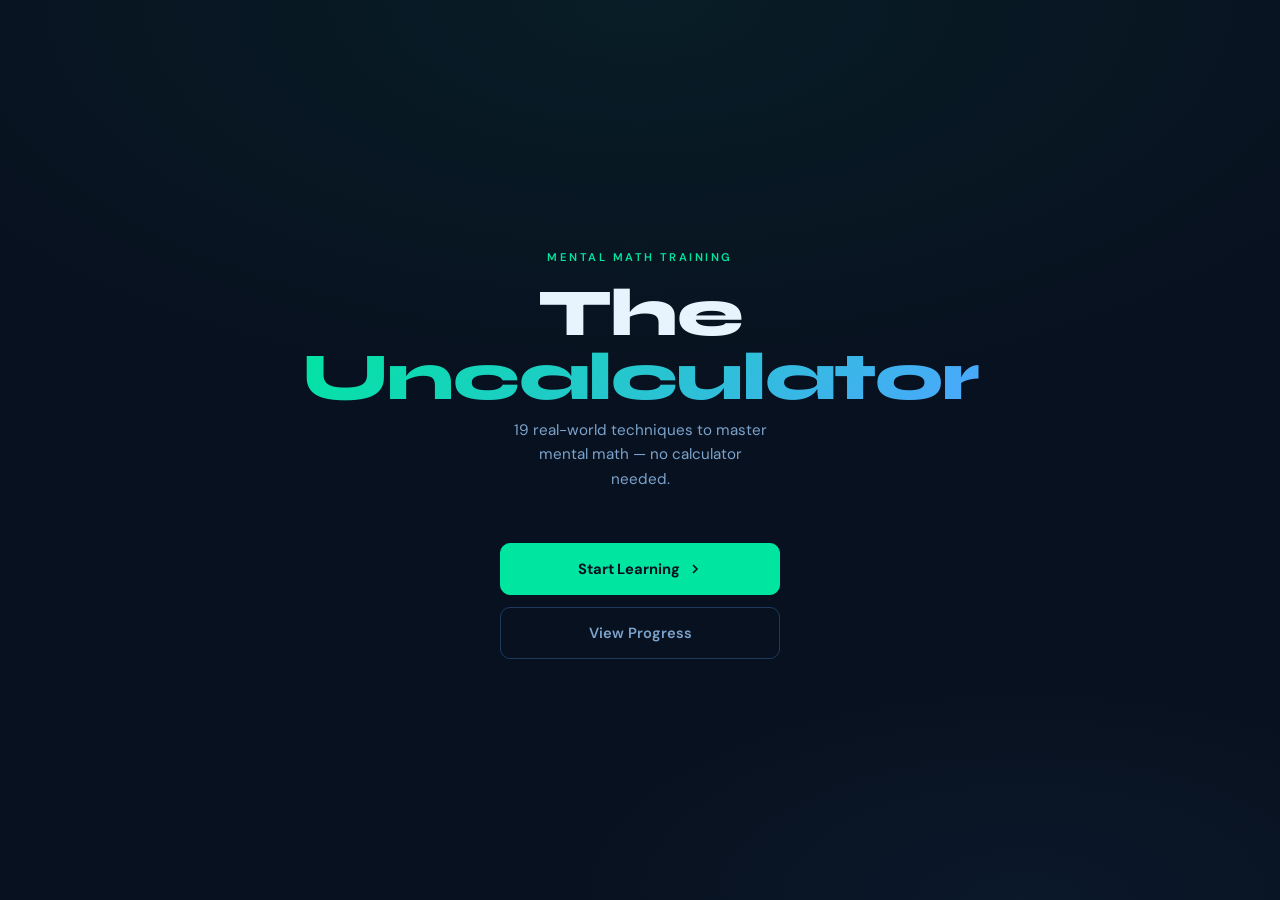
<file: index.html>
<!DOCTYPE html>
<html lang="en">
<head>
<meta charset="UTF-8">
<meta name="viewport" content="width=device-width, initial-scale=1.0, user-scalable=no, viewport-fit=cover">
<meta name="theme-color" content="#08111f">
<meta name="mobile-web-app-capable" content="yes">
<meta name="apple-mobile-web-app-capable" content="yes">
<meta name="apple-mobile-web-app-status-bar-style" content="black-translucent">
<title>The Uncalculator</title>
<!-- Google Analytics -->
<script async src="https://www.googletagmanager.com/gtag/js?id=G-ZWJWLZ0GCD"></script>
<script>
  window.dataLayer = window.dataLayer || [];
  function gtag(){dataLayer.push(arguments);}
  gtag('js', new Date());
  gtag('config', 'G-ZWJWLZ0GCD');
</script>
<link rel="preconnect" href="https://fonts.googleapis.com">
<link href="https://fonts.googleapis.com/css2?family=Syne:wght@700;800&family=DM+Sans:wght@400;500;600&family=JetBrains+Mono:wght@400;600&display=swap" rel="stylesheet">

<style>
/* ══ DESIGN TOKENS ═══════════════════════════════════════════
   All colour, spacing, and font variables live here.
   Change a value here and it updates everywhere instantly.
═══════════════════════════════════════════════════════════ */
/* ══ DESIGN TOKENS ══════════════════════════════════════ */
:root {
  --bg:         #08111f;
  --surface:    #0e1e35;
  --surface2:   #162844;
  --border:     #1e3a5f;
  --border2:    #264d80;
  --text:       #e8f4fd;
  --text2:      #7ba3cc;
  --text3:      #6096c4;  /* bumped: was #3d6d99 (~3.7:1), now ~5.1:1 — passes WCAG AA */
  --mint:       #00e5a0;
  --mint-dim:   rgba(0,229,160,0.12);
  --blue:       #4da6ff;
  --blue-dim:   rgba(77,166,255,0.1);
  --gold:       #ffd166;
  --gold-dim:   rgba(255,209,102,0.1);
  --red:        #ff6b6b;
  --red-dim:    rgba(255,107,107,0.1);
  --green:      #06d6a0;
  --green-dim:  rgba(6,214,160,0.12);
  --radius:     16px;
  --radius-sm:  10px;
  --nav:        64px;
  --font-head:  'Syne', sans-serif;
  --font-body:  'DM Sans', sans-serif;
  --font-mono:  'JetBrains Mono', monospace;
}

/* ══ BASE STYLES ══════════════════════════════════════════════
   Reset, body, scroll areas, buttons, app shell,
   bottom nav, typography, progress bar, landing screen.
═══════════════════════════════════════════════════════════ */
/* ══ RESET & BASE ═══════════════════════════════════════ */
*,*::before,*::after { box-sizing:border-box; margin:0; padding:0; -webkit-tap-highlight-color:transparent; }
html { height:100%; overflow:hidden; background:var(--bg); }
body {
  min-height:100vh; min-height:100svh;
  height:100%; max-height:100vh; max-width:100vw;
  overflow:hidden; overflow-x:hidden;
  background:var(--bg); color:var(--text);
  font-family:var(--font-body); line-height:1.55;
  -webkit-font-smoothing:antialiased;
}
button { font-family:var(--font-body); cursor:pointer; }
.hidden { display:none !important; }

/* ══ SCROLLABLE AREAS ═══════════════════════════════════ */
.scroll-area {
  overflow-y:auto; -webkit-overflow-scrolling:touch;
  scrollbar-width:thin; scrollbar-color:var(--border) transparent;
}
.scroll-area::-webkit-scrollbar { width:3px; }
.scroll-area::-webkit-scrollbar-track { background:transparent; }
.scroll-area::-webkit-scrollbar-thumb { background:var(--border); border-radius:3px; }

/* ══ TOAST ══════════════════════════════════════════════ */
#toast {
  position:fixed; bottom:calc(var(--nav) + 20px); left:50%;
  transform:translateX(-50%) translateY(12px);
  background:var(--surface2); border:1px solid var(--border2);
  color:var(--text); padding:10px 20px; border-radius:100px;
  font-size:0.82rem; font-weight:600; letter-spacing:0.02em;
  opacity:0; transition:all 0.28s ease; z-index:9999;
  pointer-events:none; white-space:nowrap; box-shadow:0 8px 32px rgba(0,0,0,0.4);
}
#toast.show { opacity:1; transform:translateX(-50%) translateY(0); }

/* ══ LANDING ════════════════════════════════════════════ */
#view-landing {
  position:fixed;
  top:0; left:0; right:0; bottom:0;
  display:flex; flex-direction:column;
  align-items:center; justify-content:center;
  padding:44px 28px 36px;
  background:radial-gradient(ellipse 100% 70% at 50% 0%, rgba(0,229,160,0.06) 0%, transparent 65%),
             radial-gradient(ellipse 60% 40% at 80% 100%, rgba(77,166,255,0.05) 0%, transparent 60%),
             var(--bg);
  z-index:100;
}
.landing-eyebrow {
  font-size:0.7rem; letter-spacing:0.22em; text-transform:uppercase;
  color:var(--mint); margin-bottom:16px; font-weight:600;
}
.landing-title {
  font-family:var(--font-head); font-size:clamp(3rem,11vw,4.2rem);
  font-weight:800; text-align:center; line-height:0.95;
  margin-bottom:8px; letter-spacing:-0.02em;
}
.landing-title .line1 { display:block; color:var(--text); }
.landing-title .line2 {
  display:block;
  background:linear-gradient(135deg, var(--mint) 0%, var(--blue) 100%);
  -webkit-background-clip:text; -webkit-text-fill-color:transparent;
  background-clip:text;
  /* padding prevents first/last letter from being clipped by overflow:hidden */
  padding:0 8px;
  margin:0 -8px;
}
.landing-sub {
  color:var(--text2); font-size:0.95rem; text-align:center;
  margin-bottom:52px; max-width:260px; line-height:1.6;
}
.landing-cta { width:100%; max-width:280px; display:flex; flex-direction:column; gap:12px; }

/* ══ BUTTONS ════════════════════════════════════════════ */
.btn {
  padding:15px 24px; border-radius:var(--radius-sm); font-size:0.92rem;
  font-weight:600; border:1.5px solid var(--border);
  background:var(--surface); color:var(--text);
  transition:all 0.15s ease; min-height:52px;
  display:flex; align-items:center; justify-content:center; gap:7px;
}
.btn:active { transform:scale(0.97); opacity:0.85; }
.btn-primary {
  background:var(--mint); border-color:var(--mint); color:#08111f;
  font-weight:700;
}
.btn-primary:active { background:#00c788; }
.btn-ghost { background:transparent; border-color:var(--border); color:var(--text2); }
.btn-danger { background:var(--red-dim); border-color:var(--red); color:var(--red); }
.btn-block { width:100%; }
.btn-sm { padding:10px 16px; font-size:0.82rem; min-height:40px; }

/* ══ APP SHELL ══════════════════════════════════════════ */
#view-app {
  position:fixed;
  top:0; left:0; right:0; bottom:0;
  display:flex; flex-direction:column;
  width:100%; max-width:100%; overflow:hidden;
}
@media (min-width:540px) {
  #view-app {
    max-width:480px; left:50%; right:auto;
    transform:translateX(-50%);
    box-shadow:0 0 80px rgba(0,0,0,.7);
    border-left:1px solid var(--border);
    border-right:1px solid var(--border);
  }
  #toast { max-width:440px; }
}

/* ══ TABS ═══════════════════════════════════════════════ */
.tab-pane {
  flex:1; overflow-y:auto; overflow-x:hidden;
  -webkit-overflow-scrolling:touch;
  padding:20px 18px calc(var(--nav) + 36px);
  width:100%; box-sizing:border-box;
}
.tab-pane + .tab-pane { display:none; }

/* ══ BOTTOM NAV ═════════════════════════════════════════ */
.bottom-nav {
  flex-shrink:0; height:var(--nav);
  background:var(--surface); border-top:1px solid var(--border);
  display:flex; align-items:stretch;
  padding-bottom:env(safe-area-inset-bottom,0px);
  width:100%;
}
.nav-btn {
  flex:1; background:none; border:none; color:var(--text3);
  display:flex; flex-direction:column; align-items:center;
  justify-content:center; gap:4px; font-size:0.72rem;
  font-weight:600; letter-spacing:0.06em; text-transform:uppercase;
  transition:color 0.2s;
}
.nav-btn svg { width:21px; height:21px; stroke-width:1.7; }
.nav-btn.active { color:var(--mint); }
.nav-btn.active svg { stroke-width:2.3; }

/* ══ TYPOGRAPHY ═════════════════════════════════════════ */
.page-title {
  font-family:var(--font-head); font-size:1.7rem; font-weight:800;
  letter-spacing:-0.02em; margin-bottom:20px; line-height:1.1;
}

/* ══ PROGRESS BAR ═══════════════════════════════════════ */
.pbar-wrap {
  background:var(--border); border-radius:100px; height:3px;
  margin-bottom:20px; overflow:hidden;
}
.pbar-fill {
  height:100%;
  background:linear-gradient(to right, var(--mint), var(--blue));
  border-radius:100px; transition:width 0.6s cubic-bezier(0.34,1.56,0.64,1);
}


/* ══ CHAPTER STYLES ═══════════════════════════════════════════
   Chapter list cards, chapter detail view, quiz options,
   practice cards, feedback strips, stats grid, settings rows.
═══════════════════════════════════════════════════════════ */
/* ══ CHAPTER LIST ════════════════════════════════════════ */
.ch-item {
  display:flex; align-items:center; gap:14px;
  padding:14px 14px 14px 0;
  background:var(--surface); border:1px solid var(--border);
  border-radius:var(--radius-sm); margin-bottom:8px;
  cursor:pointer; transition:border-color 0.15s, transform 0.12s;
  position:relative; overflow:hidden;
}
.ch-item::before {
  content:''; position:absolute; left:0; top:0; bottom:0; width:4px;
}
.diff-easy   .ch-item::before, .ch-item.diff-easy::before   { background:var(--mint); }
.diff-medium .ch-item::before, .ch-item.diff-medium::before { background:var(--gold); }
.diff-hard   .ch-item::before, .ch-item.diff-hard::before   { background:var(--red); }
.ch-item.locked { opacity:0.38; cursor:not-allowed; }
.ch-item:not(.locked):active { transform:scale(0.98); border-color:var(--mint); }

.ch-num-col {
  width:48px; display:flex; align-items:center; justify-content:center;
  flex-shrink:0; padding-left:12px;
}
.ch-num {
  font-family:var(--font-mono); font-size:0.72rem; color:var(--text3);
  font-weight:600;
}
.ch-body { flex:1; min-width:0; }
.ch-title {
  font-size:0.88rem; font-weight:600; line-height:1.3;
  white-space:nowrap; overflow:hidden; text-overflow:ellipsis;
}
.ch-sub { font-size:0.74rem; color:var(--text3); margin-top:3px; }
.ch-right { padding-right:12px; flex-shrink:0; }
.badge-done {
  font-size:0.72rem; font-weight:700; padding:4px 9px; border-radius:100px;
  background:var(--green-dim); color:var(--green); letter-spacing:0.04em;
}
.badge-lock { font-size:1rem; }

/* ══ CHAPTER DETAIL ══════════════════════════════════════ */
.back-row {
  display:flex; align-items:center; gap:6px; color:var(--text2);
  font-size:0.85rem; font-weight:600; cursor:pointer;
  padding:8px 0 16px; min-height:48px;
}
.back-row svg { width:18px; height:18px; flex-shrink:0; }

.ch-detail-title {
  font-family:var(--font-head); font-size:1.35rem; font-weight:800;
  letter-spacing:-0.02em; line-height:1.2; margin-bottom:4px;
}
.ch-detail-goal {
  font-size:0.82rem; color:var(--text2); font-style:italic;
  margin-bottom:18px; line-height:1.5; padding-left:12px;
  border-left:2px solid var(--border2);
}

/* Step pills */
.step-pills { display:flex; gap:6px; margin-bottom:20px; overflow-x:auto; padding-bottom:2px; }
.step-pills::-webkit-scrollbar { display:none; }
.pill {
  flex-shrink:0; padding:5px 14px; border-radius:100px; font-size:0.7rem;
  font-weight:700; letter-spacing:0.05em; text-transform:uppercase;
  border:1.5px solid var(--border); color:var(--text3); background:transparent;
  transition:all 0.2s;
}
.pill.active { border-color:var(--mint); color:var(--mint); background:var(--mint-dim); }
.pill.done   { border-color:var(--green); color:var(--green); }

/* Content card */
.content-card {
  background:var(--surface); border:1px solid var(--border);
  border-radius:var(--radius); padding:20px; margin-bottom:14px;
}
.card-label {
  font-size:0.72rem; text-transform:uppercase; letter-spacing:0.18em;
  color:var(--mint); font-weight:700; margin-bottom:16px;
}

/* Concepts */
.concept { margin-bottom:18px; padding-bottom:18px; border-bottom:1px solid var(--border); }
.concept:last-child { margin-bottom:0; padding-bottom:0; border-bottom:none; }
.concept-name { font-weight:700; font-size:0.92rem; margin-bottom:5px; color:var(--text); }
.concept-text { font-size:0.85rem; color:var(--text2); line-height:1.65; }

/* Methods */
.method { margin-bottom:18px; }
.method:last-child { margin-bottom:0; }
.method-name { font-weight:700; font-size:0.92rem; margin-bottom:10px; color:var(--blue); }
.steps-list { list-style:none; display:flex; flex-direction:column; gap:8px; }
.steps-list li {
  display:flex; gap:10px; align-items:flex-start;
  font-size:0.84rem; color:var(--text2); line-height:1.55;
}
.step-dot {
  flex-shrink:0; width:22px; height:22px; border-radius:50%;
  background:var(--blue-dim); color:var(--blue);
  display:flex; align-items:center; justify-content:center;
  font-size:0.72rem; font-weight:700; font-family:var(--font-mono);
}

/* Examples */
.example { margin-bottom:14px; }
.example:last-child { margin-bottom:0; }
.example-header {
  font-size:0.82rem; font-weight:700; color:var(--gold);
  margin-bottom:10px; line-height:1.4;
}
.example-steps { list-style:none; display:flex; flex-direction:column; gap:4px; }
.example-steps li {
  font-family:var(--font-mono); font-size:0.78rem; color:var(--text2);
  padding:4px 10px; background:rgba(0,0,0,0.25); border-radius:6px;
  line-height:1.5;
}

/* Nav footer */
.card-footer {
  display:flex; justify-content:space-between; align-items:center;
  margin-top:20px; padding-top:16px; border-top:1px solid var(--border);
}
.step-label { font-size:0.75rem; color:var(--text3); font-weight:600; text-transform:uppercase; letter-spacing:0.06em; }

/* ══ QUIZ ════════════════════════════════════════════════ */
.quiz-header {
  display:flex; justify-content:space-between; align-items:center;
  margin-bottom:10px;
}
.quiz-meta { font-size:0.72rem; color:var(--text3); font-weight:600; text-transform:uppercase; letter-spacing:0.06em; }
.quiz-q {
  font-family:var(--font-mono); font-size:1rem; font-weight:600;
  color:var(--text); margin:16px 0 20px; line-height:1.5;
  padding:14px 16px; background:rgba(0,0,0,0.2); border-radius:var(--radius-sm);
  border:1px solid var(--border);
  overflow-wrap:break-word; word-break:break-word;
}
.quiz-option {
  display:block; width:100%; text-align:left;
  padding:14px 16px; margin-bottom:9px;
  background:rgba(255,255,255,0.025); border:1.5px solid var(--border);
  border-radius:var(--radius-sm); color:var(--text);
  font-size:0.9rem; font-family:var(--font-body); font-weight:500;
  transition:all 0.14s; min-height:52px;
}
.quiz-option:active { transform:scale(0.98); }
.quiz-option.selected { border-color:var(--blue); background:var(--blue-dim); color:var(--blue); }
.quiz-option.correct  { border-color:var(--green); background:var(--green-dim); color:var(--green); }
.quiz-option.wrong    { border-color:var(--red); background:var(--red-dim); color:var(--red); }
.quiz-option:disabled,.quiz-option.locked-opt { pointer-events:none; }
.submit-btn-wrap { margin-top:6px; }

/* Score Screen */
.score-wrap { text-align:center; padding:10px 0 20px; }
.score-ring-container { width:120px; height:120px; position:relative; margin:0 auto 20px; }
.score-ring-container svg { transform:rotate(-90deg); display:block; }
.score-number {
  position:absolute; inset:0; display:flex; align-items:center;
  justify-content:center; font-family:var(--font-mono); font-size:1.6rem; font-weight:600;
}
.score-title {
  font-family:var(--font-head); font-size:1.5rem; font-weight:800; margin-bottom:6px;
}
.score-sub { color:var(--text2); font-size:0.88rem; margin-bottom:28px; }

/* ══ PRACTICE ═══════════════════════════════════════════ */
.prac-tag {
  display:inline-flex; align-items:center; gap:6px;
  background:var(--mint-dim); color:var(--mint);
  font-size:0.7rem; font-weight:700; padding:5px 12px;
  border-radius:100px; margin-bottom:14px; letter-spacing:0.04em;
  text-transform:uppercase; border:1px solid rgba(0,229,160,0.2);
}
.prac-q {
  font-family:var(--font-mono); font-size:1rem; font-weight:600;
  color:var(--text); margin-bottom:20px; line-height:1.5;
  padding:14px 16px; background:rgba(0,0,0,0.2); border-radius:var(--radius-sm);
  border:1px solid var(--border);
  overflow-wrap:break-word; word-break:break-word;
}
.feedback-strip {
  display:none; padding:12px 16px; border-radius:var(--radius-sm);
  font-size:0.88rem; font-weight:600; margin-top:12px;
  align-items:center; gap:8px;
}
.feedback-strip.correct {
  background:var(--green-dim); color:var(--green);
  border:1px solid rgba(6,214,160,0.25); display:flex;
}
.feedback-strip.wrong {
  background:var(--red-dim); color:var(--red);
  border:1px solid rgba(255,107,107,0.25); display:flex;
}
.empty-prac {
  text-align:center; padding:56px 20px 20px;
}
.empty-icon { font-size:3.5rem; margin-bottom:16px; }
.empty-title { font-family:var(--font-head); font-size:1.3rem; font-weight:800; margin-bottom:8px; }
.empty-desc { color:var(--text2); font-size:0.88rem; max-width:230px; margin:0 auto 28px; line-height:1.6; }

/* ══ STATS ══════════════════════════════════════════════ */
.stat-grid { display:grid; grid-template-columns:1fr 1fr; gap:10px; margin-bottom:16px; }
.stat-card {
  background:var(--surface); border:1px solid var(--border);
  border-radius:var(--radius-sm); padding:18px 14px; text-align:center;
}
.stat-val {
  font-family:var(--font-mono); font-size:1.9rem; font-weight:600;
  color:var(--mint); line-height:1;
}
.stat-name { font-size:0.72rem; color:var(--text3); text-transform:uppercase; letter-spacing:0.08em; margin-top:6px; font-weight:600; }

/* ══ SETTINGS ════════════════════════════════════════════ */
.settings-card {
  background:var(--surface); border:1px solid var(--border);
  border-radius:var(--radius); overflow:hidden; margin-bottom:14px;
}
.settings-row {
  display:flex; justify-content:space-between; align-items:center;
  padding:16px 18px; border-bottom:1px solid var(--border);
}
.settings-row:last-child { border-bottom:none; }
.settings-label { font-size:0.9rem; font-weight:600; }
.settings-desc { font-size:0.75rem; color:var(--text3); margin-top:3px; }
.version-tag { font-family:var(--font-mono); font-size:0.75rem; color:var(--text3); }


/* ADA: visible keyboard focus ring */
.quiz-option:focus-visible {
  outline:2px solid var(--mint);
  outline-offset:2px;
}
.btn:focus-visible {
  outline:2px solid var(--mint);
  outline-offset:2px;
}

/* ══ COMPONENT STYLES ══════════════════════════════════════════
   Hint drawer, countdown timer, voice button,
   interactive teach cards, diagram containers, animations.
═══════════════════════════════════════════════════════════ */
/* ══ HINT DRAWER ════════════════════════════════════════ */
#hint-overlay {
  position:fixed; inset:0; background:rgba(0,0,0,.6);
  z-index:500; display:none; align-items:flex-end;
  backdrop-filter:blur(3px);
}
#hint-overlay.open { display:flex; }
#hint-drawer {
  width:100%; max-height:80vh; background:var(--surface2);
  border-radius:20px 20px 0 0; border-top:1px solid var(--border2);
  display:flex; flex-direction:column;
  transform:translateY(100%);
  transition:transform .3s cubic-bezier(.34,1.2,.64,1);
}
#hint-overlay.open #hint-drawer { transform:translateY(0); }
.hint-handle { width:36px; height:4px; background:var(--border2); border-radius:2px; margin:12px auto 0; }
.hint-header { display:flex; justify-content:space-between; align-items:center; padding:12px 18px 8px; }
.hint-title { font-family:var(--font-head); font-size:.95rem; font-weight:800; color:var(--blue); }
.hint-close { background:none; border:none; color:var(--text3); font-size:1.3rem; padding:4px 8px; cursor:pointer; line-height:1; }
.hint-close:active { color:var(--text); }
.hint-body { overflow-y:auto; -webkit-overflow-scrolling:touch; padding:4px 18px 32px; flex:1; }
.hint-section { margin-bottom:16px; }
.hint-section-label { font-size:.58rem; text-transform:uppercase; letter-spacing:.18em; color:var(--blue); font-weight:700; margin-bottom:8px; display:block; }
.hint-method-name { font-weight:700; font-size:.84rem; color:var(--text); margin-bottom:6px; }
.hint-steps { list-style:none; display:flex; flex-direction:column; gap:5px; margin-bottom:10px; }
.hint-steps li { display:flex; gap:8px; font-size:.78rem; color:var(--text2); line-height:1.5; align-items:flex-start; }
.hint-dot { flex-shrink:0; width:17px; height:17px; border-radius:50%; background:var(--blue-dim); color:var(--blue); display:flex; align-items:center; justify-content:center; font-size:.58rem; font-weight:700; font-family:var(--font-mono); margin-top:2px; }
.hint-ex { margin-bottom:8px; }
.hint-ex-hd { font-size:.76rem; font-weight:700; color:var(--gold); margin-bottom:3px; }
.hint-ex-steps { list-style:none; }
.hint-ex-steps li { font-family:var(--font-mono); font-size:.7rem; color:var(--text2); padding:3px 8px; background:rgba(0,0,0,.25); border-radius:5px; margin-bottom:2px; line-height:1.4; }
.hint-btn { display:inline-flex; align-items:center; gap:5px; background:var(--blue-dim); border:1px solid rgba(77,166,255,.25); color:var(--blue); border-radius:var(--radius-sm); padding:7px 12px; font-size:.76rem; font-weight:700; cursor:pointer; transition:all .15s; white-space:nowrap; }
.hint-btn:active { transform:scale(.96); opacity:.85; }
.hint-btn svg { width:13px; height:13px; stroke-width:2.2; flex-shrink:0; }
/* ══ TIMER ══════════════════════════════════════════════ */
/* ── Radial timer — shared across quiz, practice, race ── */
.timer-wrap { margin-bottom:12px; display:none; }
.timer-wrap.show { display:flex; justify-content:flex-end; }
.timer-top { display:none; }
.timer-bar-wrap { display:none; }

/* Base circle container — size set per context via .rt-sm/.rt-md */
.radial-timer {
  position:relative; flex-shrink:0;
}
.radial-timer svg {
  transform:rotate(-90deg); /* arc starts from 12 o'clock */
  display:block;
}
/* Track ring */
.radial-timer .rt-track {
  fill:none; stroke:var(--border2); stroke-width:3.5;
}
/* Countdown arc */
.radial-timer .rt-arc {
  fill:none; stroke:var(--mint); stroke-width:3.5;
  stroke-linecap:round;
  transition:stroke-dashoffset 1s linear, stroke .4s;
}
.radial-timer .rt-arc.warn   { stroke:var(--gold); }
.radial-timer .rt-arc.danger { stroke:var(--red);  }

/* Number in centre — use --text for maximum contrast (7:1+ on dark bg) */
.radial-timer .rt-label {
  position:absolute; inset:0;
  display:flex; align-items:center; justify-content:center;
  font-family:var(--font-mono); font-size:.68rem; font-weight:700;
  color:var(--text); pointer-events:none;
  /* ADA: ensure it's readable for screen readers */
}
.radial-timer .rt-label.warn   { color:var(--gold); }
.radial-timer .rt-label.danger { color:var(--red);  }

/* Size variants */
.rt-sm { width:44px; height:44px; } /* quiz   — 44px, r=18, circ=113.1 */
.rt-sm svg { width:44px; height:44px; }
.rt-md { width:52px; height:52px; } /* practice — 52px, r=20, circ=125.7 */
.rt-md svg { width:52px; height:52px; }
/* race is 64px, inline in index.html */
/* ══ VOICE BUTTON ═══════════════════════════════════════ */
.voice-btn {
  display:flex; align-items:center; gap:5px;
  background:none; border:1px solid var(--border);
  color:var(--text3); border-radius:100px;
  padding:6px 12px; font-size:.72rem; font-weight:600;
  cursor:pointer; transition:all .2s; letter-spacing:.03em;
  white-space:nowrap;
}
.voice-btn.speaking {
  background:rgba(0,229,160,.1); border-color:var(--mint); color:var(--mint);
}
.voice-btn svg { width:13px; height:13px; stroke-width:2; flex-shrink:0; }
.voice-dot {
  width:7px; height:7px; border-radius:50%; background:var(--mint);
  animation:pulse-dot 1s ease-in-out infinite; display:none;
}
.voice-btn.speaking .voice-dot { display:inline-block; }
@keyframes pulse-dot { 0%,100%{opacity:1;transform:scale(1)} 50%{opacity:.4;transform:scale(.7)} }

/* ══ INTERACTIVE TEACH ═══════════════════════════════════ */
.teach-item {
  border-left:3px solid var(--blue-dim); padding:12px 14px;
  margin-bottom:10px; border-radius:0 var(--radius-sm) var(--radius-sm) 0;
  background:rgba(0,0,0,.15); transition:border-color .3s;
}
.teach-item.active { border-left-color:var(--blue); }
.teach-item.prev { opacity:.5; border-left-color:var(--border); }
.teach-label {
  font-size:.62rem; text-transform:uppercase; letter-spacing:.14em;
  color:var(--blue); font-weight:700; margin-bottom:5px;
}
.teach-text { font-size:.88rem; color:var(--text); line-height:1.6; }
.teach-step-num {
  display:inline-flex; align-items:center; justify-content:center;
  width:20px; height:20px; border-radius:50%;
  background:var(--blue-dim); color:var(--blue);
  font-size:.65rem; font-weight:700; font-family:var(--font-mono);
  margin-right:8px; flex-shrink:0; vertical-align:middle;
}
.teach-nav {
  display:flex; justify-content:space-between; align-items:center;
  margin-top:16px; padding-top:14px; border-top:1px solid var(--border);
}
.teach-counter { font-family:var(--font-mono); font-size:.68rem; color:var(--text3); }
.anim-slide-in { animation:slide-in .28s cubic-bezier(.34,1.2,.64,1) both; }
@keyframes slide-in { from{opacity:0;transform:translateX(18px)} to{opacity:1;transform:none} }

/* ══ DIAGRAMS ════════════════════════════════════════════ */
.diagram-wrap {
  background:var(--surface2); border:1px solid var(--border);
  border-radius:var(--radius); overflow:hidden; margin-bottom:14px;
}
.diagram-label {
  font-size:.6rem; text-transform:uppercase; letter-spacing:.16em;
  color:var(--mint); font-weight:700; padding:10px 16px 6px;
  border-bottom:1px solid var(--border);
}
.diagram-svg-wrap { padding:12px; }
.diagram-caption {
  font-size:.76rem; color:var(--text2); padding:8px 16px 12px;
  line-height:1.5; border-top:1px solid var(--border);
}

/* ══ ANIMATIONS ══════════════════════════════════════════ */
@keyframes slideUp {
  from { opacity:0; transform:translateY(20px); }
  to   { opacity:1; transform:translateY(0); }
}
@keyframes shake {
  0%,100%{ transform:translateX(0); }
  15%    { transform:translateX(-7px); }
  30%    { transform:translateX(7px); }
  45%    { transform:translateX(-5px); }
  60%    { transform:translateX(5px); }
  75%    { transform:translateX(-3px); }
}
@keyframes popIn {
  0%   { transform:scale(0.8); opacity:0; }
  70%  { transform:scale(1.04); }
  100% { transform:scale(1); opacity:1; }
}
@keyframes pulse {
  0%,100%{ box-shadow:0 0 0 0 rgba(0,229,160,0.35); }
  50%    { box-shadow:0 0 0 8px rgba(0,229,160,0); }
}
.anim-up  { animation:slideUp 0.3s ease both; }
.anim-shake { animation:shake 0.4s ease; }
.anim-pop { animation:popIn 0.35s cubic-bezier(0.34,1.56,0.64,1) both; }

@media (prefers-reduced-motion: reduce) {
  *, *::before, *::after { animation:none !important; transition-duration:0.01ms !important; }
}

/* ══ PRACTICE MODE TOGGLE (Practice / Race) ═════════════════ */
.mode-tab {
  flex:1; padding:9px 14px; border-radius:var(--radius-sm);
  font-size:.8rem; font-weight:700; letter-spacing:.04em;
  border:1.5px solid var(--border); background:var(--surface);
  color:var(--text3); cursor:pointer; transition:all .18s;
}
.mode-tab.active {
  background:var(--blue-dim); border-color:var(--blue); color:var(--blue);
}
.mode-tab:active { transform:scale(.97); }

/* ══ METHOD STEP ROWS (used in Methods and Examples cards) ══ */
.method-step-row {
  display:flex; align-items:flex-start; gap:10px;
  padding:8px 0;
  border-bottom:1px solid var(--border);
}
.method-step-row:last-child { border-bottom:none; padding-bottom:0; }
.method-step-row:first-child { padding-top:4px; }
.method-step-text {
  font-size:.88rem; color:var(--text); line-height:1.6; flex:1;
}

/* ══ FINAL ANSWER ROW — bold green line in examples ════════ */
.method-step-row:last-child .method-step-text strong {
  color: var(--mint);
  font-size: 1rem;
  letter-spacing: 0.01em;
}
.method-step-row:last-child {
  background: rgba(0,229,160,0.04);
  border-radius: 0 0 var(--radius-sm) var(--radius-sm);
  padding: 10px 0 2px;
}

/* ══ METHOD SUB-HEADINGS & DIVIDERS ════════════════════════ */
.method-subhead {
  font-size:.7rem; font-weight:800; letter-spacing:.1em;
  text-transform:uppercase; color:var(--blue);
  padding:10px 0 6px; margin-top:2px;
}
.method-divider {
  height:1px; background:var(--border2);
  margin:8px 0;
}

/* ══ PRACTICE CATEGORY GRID ════════════════════════════════ */
.cat-grid {
  display:grid; grid-template-columns:1fr 1fr; gap:10px;
  margin-bottom:12px;
}
.cat-card {
  background:var(--surface); border:1.5px solid var(--border);
  border-radius:var(--radius); padding:16px 12px 12px;
  cursor:pointer; transition:all .18s; text-align:center;
  position:relative; overflow:hidden;
}
.cat-card:active { transform:scale(.97); }
.cat-card::before {
  content:''; position:absolute; top:0; left:0; right:0;
  height:3px; background:var(--cat-color,var(--blue));
}
.cat-locked { opacity:.55; cursor:default; }
.cat-icon   { font-size:1.8rem; margin-bottom:6px; }
.cat-name   { font-size:.8rem; font-weight:700; color:var(--text);
              margin-bottom:6px; line-height:1.2; }
.cat-stars  { font-size:.75rem; margin-bottom:8px; min-height:18px; }
.cat-bar-wrap { height:4px; background:var(--border); border-radius:100px; overflow:hidden; }
.cat-bar    { height:100%; border-radius:100px; transition:width .4s ease; }

/* ══ LEVEL LIST ════════════════════════════════════════════ */
.lv-row {
  display:flex; align-items:center; gap:14px;
  background:var(--surface); border:1.5px solid var(--border);
  border-radius:var(--radius); padding:14px 16px;
  cursor:pointer; transition:all .18s;
}
.lv-row:active { transform:scale(.98); }
.lv-locked    { opacity:.45; cursor:default; }
.lv-num {
  width:42px; height:42px; border-radius:50%;
  background:var(--surface2); border:1.5px solid var(--border);
  display:flex; align-items:center; justify-content:center;
  font-size:1.2rem; flex-shrink:0; transition:background .2s;
}
.lv-info  { flex:1; }
.lv-name  { font-weight:700; font-size:.88rem; color:var(--text); }
.lv-desc  { font-size:.72rem; color:var(--text3); margin-top:2px; }

/* ══ LEARN CATEGORY GRID ══════════════════════════════════ */
#learn-cat-grid {
  display:grid; grid-template-columns:1fr 1fr; gap:10px; margin-bottom:12px;
}
/* chapter check marks in category */
.ch-num[data-done="true"] {
  background:var(--mint); color:#000; border-color:var(--mint);
}

</style>
</head>
<body>

<!-- ══ TOAST ════════════════════════════════════════════════ -->
<div id="toast" role="status" aria-live="polite"></div>

<!-- ══ LANDING VIEW ══════════════════════════════════════════ -->
<div id="view-landing">
  <p class="landing-eyebrow">Mental Math Training</p>
  <h1 class="landing-title" id="landing-title-tap">
    <span class="line1">The</span>
    <span class="line2">Uncalculator</span>
  </h1>
  <p class="landing-sub">19 real-world techniques to master mental math — no calculator needed.</p>
  <div class="landing-cta">
    <button class="btn btn-primary btn-block" onclick="App.start()">
      Start Learning
      <svg width="16" height="16" viewBox="0 0 24 24" fill="none" stroke="currentColor" stroke-width="2.5"><polyline points="9 18 15 12 9 6"/></svg>
    </button>
    <button class="btn btn-ghost btn-block" onclick="App.start(); Nav.go('stats')">View Progress</button>
  </div>
</div>

<!-- ══ APP VIEW ═══════════════════════════════════════════════ -->
<div id="view-app" class="hidden">

  <!-- ── LEARN TAB ──────────────────────────────────────── -->
  <div id="tab-learn" class="tab-pane scroll-area">
    <!-- Level 1: category grid -->
    <div id="screen-categories">
      <h1 class="page-title">Learn</h1>
      <div class="pbar-wrap" style="margin-bottom:14px"><div class="pbar-fill" id="global-pbar" style="width:0%"></div></div>
      <div id="learn-cat-grid"></div>
    </div>
    <!-- Level 2: chapters within a category -->
    <div id="screen-list" class="hidden">
      <div class="back-row" id="back-to-cats" onclick="ChapterList.renderCategories()" role="button" tabindex="0">
        <svg viewBox="0 0 24 24" fill="none" stroke="currentColor"><polyline points="15 18 9 12 15 6"/></svg>
        <span id="back-to-cats-label">Categories</span>
      </div>
      <div id="cat-header-row" style="display:flex;align-items:center;gap:10px;margin-bottom:14px"></div>
      <div id="chapter-list"></div>
    </div>
    <!-- Level 3: chapter detail -->
    <div id="screen-detail" class="hidden">
      <div class="back-row" id="back-to-cat" onclick="ChapterList.backFromDetail()" role="button" tabindex="0">
        <svg viewBox="0 0 24 24" fill="none" stroke="currentColor"><polyline points="15 18 9 12 15 6"/></svg>
        <span id="back-to-cat-label">Back</span>
      </div>
      <div style="display:flex;align-items:flex-start;justify-content:space-between;gap:10px;margin-bottom:4px;">
        <div>
          <h2 class="ch-detail-title" id="detail-title" style="margin-bottom:2px"></h2>
          <p class="ch-detail-goal" id="detail-goal"></p>
        </div>
        <button class="voice-btn" id="voice-btn" onclick="Voice.toggle()" aria-label="Toggle voice narration" style="margin-top:4px;flex-shrink:0">
          <svg viewBox="0 0 24 24" fill="none" stroke="currentColor"><path d="M12 1a3 3 0 0 0-3 3v8a3 3 0 0 0 6 0V4a3 3 0 0 0-3-3z"/><path d="M19 10v2a7 7 0 0 1-14 0v-2"/><line x1="12" y1="19" x2="12" y2="23"/><line x1="8" y1="23" x2="16" y2="23"/></svg>
          Voice
          <span class="voice-dot"></span>
        </button>
      </div>
      <div class="step-pills" id="step-pills"></div>
      <div id="step-content"></div>
    </div>
  </div>

  <!-- ── PRACTICE TAB ───────────────────────────────────── -->
  <div id="tab-practice" class="tab-pane scroll-area" style="display:none">

    <!-- mode toggle: Practice / Race -->
    <div style="display:flex;gap:8px;margin-bottom:16px">
      <button id="mode-btn-practice" class="mode-tab active" onclick="PracticeNav.show('practice')">⚡ Practice</button>
      <button id="mode-btn-race"     class="mode-tab"        onclick="PracticeNav.show('race')">🏁 Race</button>
    </div>

    <!-- ── PRACTICE MODE (owned entirely by practice.js) ── -->
    <div id="mode-practice">
      <div id="prac-body"></div>
      <div class="pbar-wrap" id="prac-pbar-wrap" style="display:none"><div class="pbar-fill" id="prac-pbar"></div></div>
      <div class="feedback-strip" id="prac-feedback" style="display:none">
        <span id="prac-fb-icon"></span><span id="prac-fb-text"></span>
      </div>
    </div>

    <!-- ── RACE MODE ── -->
    <div id="mode-race" style="display:none">
      <!-- Unified race header: circle timer left, score right -->
      <div id="race-timer-bar-wrap" style="display:none;margin-bottom:14px">
        <div style="display:flex;align-items:center;gap:14px">
          <!-- Radial circle timer — r=27, circ≈169.6 -->
          <div style="position:relative;width:64px;height:64px;flex-shrink:0"
            role="timer" aria-label="Race time remaining">
            <svg width="64" height="64" viewBox="0 0 64 64" style="transform:rotate(-90deg)" aria-hidden="true">
              <circle cx="32" cy="32" r="27" fill="none" stroke="var(--border2)" stroke-width="4.5"/>
              <circle id="race-timer-bar" cx="32" cy="32" r="27" fill="none"
                stroke="var(--mint)" stroke-width="4.5" stroke-linecap="round"
                stroke-dasharray="169.6" stroke-dashoffset="0"
                style="transition:stroke-dashoffset 1s linear,stroke .4s"/>
            </svg>
            <div id="race-timer-display" aria-live="off"
              style="position:absolute;inset:0;display:flex;align-items:center;justify-content:center;
                font-family:var(--font-mono);font-size:.72rem;font-weight:700;color:var(--text)">
              3:00
            </div>
          </div>
          <!-- Score + label -->
          <div style="flex:1">
            <div style="font-size:.6rem;text-transform:uppercase;letter-spacing:.12em;color:var(--text3);font-weight:700;margin-bottom:4px">3-Min Race</div>
            <div id="race-score-display" style="font-family:var(--font-mono);font-size:.85rem;color:var(--text2);font-weight:600">✓ 0 · 0 answered</div>
          </div>
        </div>
      </div>
      <div id="race-header-row" style="display:none"></div>
      <div id="race-body"></div>
    </div>

  </div>

  <!-- ── STATS TAB ──────────────────────────────────────── -->
  <div id="tab-stats" class="tab-pane scroll-area" style="display:none">
    <h1 class="page-title">My Progress</h1>
    <div class="stat-grid">
      <div class="stat-card anim-up"><div class="stat-val" id="s-done">0</div><div class="stat-name">Chapters Done</div></div>
      <div class="stat-card anim-up" style="animation-delay:.06s"><div class="stat-val" id="s-pct">0%</div><div class="stat-name">Complete</div></div>
      <div class="stat-card anim-up" style="animation-delay:.12s"><div class="stat-val" id="s-acc">—</div><div class="stat-name">Accuracy</div></div>
      <div class="stat-card anim-up" style="animation-delay:.18s"><div class="stat-val" id="s-att">0</div><div class="stat-name">Questions</div></div>
    </div>
    <div class="content-card" style="text-align:center;padding:20px;">
      <div class="pbar-wrap" style="margin-bottom:10px;"><div class="pbar-fill" id="stats-pbar" style="width:0%"></div></div>
      <p style="font-size:0.82rem;color:var(--text3);">Complete chapters in Learn to track your mastery.</p>
    </div>
  </div>

  <!-- ── SETTINGS TAB ───────────────────────────────────── -->
  <div id="tab-settings" class="tab-pane scroll-area" style="display:none">
    <h1 class="page-title">Settings</h1>
    <div class="settings-card">
      <div class="settings-row">
        <div><div class="settings-label">Sound Effects</div><div class="settings-desc">Chime for correct, buzz for wrong</div></div>
        <button id="sound-toggle-btn" class="btn btn-sm" onclick="Settings.toggleSound()" style="min-width:64px">On</button>
      </div>
      <div class="settings-row">
        <div><div class="settings-label">Quiz Timer</div><div class="settings-desc">60s countdown per question</div></div>
        <button id="timer-toggle-btn" class="btn btn-sm" onclick="Settings.toggleTimer()" style="min-width:64px">On</button>
      </div>
      <div class="settings-row">
        <div><div class="settings-label">Reset All Progress</div><div class="settings-desc">Clears chapters, stats, and streaks</div></div>
        <button class="btn btn-danger btn-sm" onclick="Settings.initiateReset()">Reset</button>
      </div>
    </div>
    <div id="reset-confirm" class="content-card hidden" style="border-color:var(--red);">
      <p style="color:var(--red);font-size:0.88rem;margin-bottom:14px;font-weight:600;">⚠️ This cannot be undone. Delete everything?</p>
      <div style="display:flex;gap:10px;">
        <button class="btn btn-danger btn-block" onclick="Settings.confirmReset()">Yes, Delete All</button>
        <button class="btn btn-ghost btn-block" onclick="Settings.cancelReset()">Cancel</button>
      </div>
    </div>
    <div class="settings-card" style="margin-top:4px;">
      <div class="settings-row">
        <div><div class="settings-label">The Uncalculator</div><div class="settings-desc">Survival math for the modern mind</div></div>
        <span class="version-tag">v2.0</span>
      </div>
      <div class="settings-row">
        <div><div class="settings-label">Chapters</div><div class="settings-desc">19 techniques, Easy → Hard</div></div>
        <span class="version-tag">19</span>
      </div>
    </div>
  </div>

  <!-- ── BOTTOM NAV ─────────────────────────────────────── -->
  <nav class="bottom-nav" aria-label="Main navigation">
    <button class="nav-btn active" data-tab="learn" onclick="Nav.go('learn')" aria-label="Learn">
      <svg viewBox="0 0 24 24" fill="none" stroke="currentColor"><path d="M2 3h6a4 4 0 0 1 4 4v14a3 3 0 0 0-3-3H2z"/><path d="M22 3h-6a4 4 0 0 0-4 4v14a3 3 0 0 1 3-3h7z"/></svg>
      Learn
    </button>
    <button class="nav-btn" data-tab="practice" onclick="Nav.go('practice')" aria-label="Practice">
      <svg viewBox="0 0 24 24" fill="none" stroke="currentColor"><polygon points="13 2 3 14 12 14 11 22 21 10 12 10 13 2"/></svg>
      Practice
    </button>
    <button class="nav-btn" data-tab="stats" onclick="Nav.go('stats')" aria-label="Stats">
      <svg viewBox="0 0 24 24" fill="none" stroke="currentColor"><line x1="18" y1="20" x2="18" y2="10"/><line x1="12" y1="20" x2="12" y2="4"/><line x1="6" y1="20" x2="6" y2="14"/></svg>
      Stats
    </button>
    <button class="nav-btn" data-tab="settings" onclick="Nav.go('settings')" aria-label="Settings">
      <svg viewBox="0 0 24 24" fill="none" stroke="currentColor"><circle cx="12" cy="12" r="3"/><path d="M19.4 15a1.65 1.65 0 0 0 .33 1.82l.06.06a2 2 0 0 1-2.83 2.83l-.06-.06a1.65 1.65 0 0 0-1.82-.33 1.65 1.65 0 0 0-1 1.51V21a2 2 0 0 1-4 0v-.09A1.65 1.65 0 0 0 9 19.4a1.65 1.65 0 0 0-1.82.33l-.06.06a2 2 0 0 1-2.83-2.83l.06-.06A1.65 1.65 0 0 0 4.68 15a1.65 1.65 0 0 0-1.51-1H3a2 2 0 0 1 0-4h.09A1.65 1.65 0 0 0 4.6 9a1.65 1.65 0 0 0-.33-1.82l-.06-.06a2 2 0 0 1 2.83-2.83l.06.06A1.65 1.65 0 0 0 9 4.68a1.65 1.65 0 0 0 1-1.51V3a2 2 0 0 1 4 0v.09a1.65 1.65 0 0 0 1 1.51 1.65 1.65 0 0 0 1.82-.33l.06-.06a2 2 0 0 1 2.83 2.83l-.06.06A1.65 1.65 0 0 0 19.4 9a1.65 1.65 0 0 0 1.51 1H21a2 2 0 0 1 0 4h-.09a1.65 1.65 0 0 0-1.51 1z"/></svg>
      Settings
    </button>
  </nav>
</div>

<!-- ══ HINT DRAWER ════════════════════════════════════════════ -->
<div id="hint-overlay" onclick="Hint.closeIfOutside(event)">
  <div id="hint-drawer">
    <div class="hint-handle"></div>
    <div class="hint-header">
      <span class="hint-title" id="hint-ch-name">Method &amp; Examples</span>
      <button class="hint-close" onclick="Hint.close()" aria-label="Close">✕</button>
    </div>
    <div class="hint-body" id="hint-body"></div>
  </div>
</div>

<script>
/* ══ DATA ═════════════════════════════════════════════════════
   CHAPTERS  — list of all 19 chapters (id, title, difficulty)
   DATA      — full content for each chapter:
               goal, concepts, methods, examples, questions
═══════════════════════════════════════════════════════════ */
const CHAPTERS = [
  {id:"ch01",title:"The Low Battery Nightmare",difficulty:"Easy"},
  {id:"ch02",title:"The Human Register",difficulty:"Easy"},
  {id:"ch03",title:"The Power of Two",difficulty:"Medium"},
  {id:"ch04",title:"The Checksum",difficulty:"Medium"},
  {id:"ch05",title:"The Magic 11",difficulty:"Hard"},
  {id:"ch06",title:"The Dozen & The Tip",difficulty:"Hard"},
  {id:"ch07",title:"The Discount Hunter",difficulty:"Hard"},
  {id:"ch08",title:"The Growth Hacker",difficulty:"Hard"},
  {id:"ch09",title:"The Daily Rate",difficulty:"Hard"},
  {id:"ch10",title:"The Universal Key",difficulty:"Hard"},
  {id:"ch11",title:"The Unit Cost",difficulty:"Hard"},
  {id:"ch12",title:"The Team Split",difficulty:"Hard"},
  {id:"ch13",title:"Instant Squares",difficulty:"Hard"},
  {id:"ch14",title:"The Pivot",difficulty:"Hard"},
  {id:"ch15",title:"The Duplex Drive",difficulty:"Hard"},
  {id:"ch16",title:"The Cube Root Hack",difficulty:"Hard"},
  {id:"ch17",title:"The Equity Split",difficulty:"Hard"},
  {id:"ch18",title:"The Reverse Audit",difficulty:"Hard"},
  {id:"ch19",title:"The Trader's Compound",difficulty:"Hard"}
];

const DATA = {
"ch01":{
  goal:"Stop doing math like a calculator. Start doing it like a human.",
  concepts:[
    {name:"The Stacking Method",text:"Column addition — write numbers vertically, work right to left. Perfect for paper. Terrible for your brain under pressure."},
    {name:"Cognitive Load",text:"Under pressure, working memory shuts down. The moment you try to carry the one, you've already forgotten the first number. That's biology — not stupidity."},
    {name:"Left-to-Right Processing",text:"We read left to right. We say numbers left to right. So why calculate right to left? We're not. Not anymore."},
    {name:"The Two Buckets",text:"Two buckets. Dollars go in one. Cents go in the other. Never mix them until the very end. That's the whole technique."}
  ],
  methods:[
    {name:"The Two-Bucket Method",steps:[
      "Split every amount into Dollars and Cents — before adding anything.",
      "Add all the dollar amounts. Ignore everything after the decimal point. Park that total.",
      "Add all the cent amounts separately. If they go over a dollar, that's fine.",
      "Merge: combine your dollar total and cent total for the final answer."
    ]}
  ],
  examples:[
    {hd:"Cereal $3.99 + Coffee $2.75",steps:["Dollars: 3 + 2 = 5","Cents: 99 + 75 = 174 → $1.74","<strong>$5.00 + $1.74 = $6.74</strong>"]},
    {hd:"Apples $1.90 + Oranges $1.50 + Banana $1.05",steps:["Dollars: 1 + 1 + 1 = 3","Cents: 90 + 50 + 5 = 145 → $1.45","<strong>$3.00 + $1.45 = $4.45</strong>"]},
    {hd:"Salad $12.50 + Smoothie $4.75",steps:["Dollars: 12 + 4 = 16","Cents: 50 + 75 = 125 → $1.25","<strong>$16.00 + $1.25 = $17.25</strong>"]}
  ],
  qs:[
    {q:"$2.20 + $1.30",a:"$3.50"},{q:"$5.10 + $3.40",a:"$8.50"},
    {q:"$4.25 + $2.50",a:"$6.75"},{q:"$10.50 + $3.25",a:"$13.75"},
    {q:"$6.99 + $2.01",a:"$9.00"},{q:"$7.50 + $4.50",a:"$12.00"},
    {q:"$12.30 + $1.60",a:"$13.90"},{q:"$8.75 + $5.25",a:"$14.00"},
    {q:"$3.45 + $2.45",a:"$5.90"},{q:"$15.10 + $4.95",a:"$20.05"},
    {q:"$3.75 + $2.25",a:"$6.00"},{q:"$8.50 + $1.75",a:"$10.25"},
    {q:"$11.99 + $3.01",a:"$15.00"},{q:"$5.60 + $4.40",a:"$10.00"},
    {q:"$9.25 + $6.75",a:"$16.00"},{q:"$2.80 + $3.20",a:"$6.00"},
    {q:"$14.50 + $5.50",a:"$20.00"},{q:"$7.99 + $8.01",a:"$16.00"},
    {q:"$4.35 + $3.65",a:"$8.00"},{q:"$6.50 + $2.75",a:"$9.25"}
  ],pass:0.8
},
"ch02":{
  goal:"Become the Human Register. Never lose money at a checkout again.",
  concepts:[
    {name:"The Short-Change Anxiety",text:"You've felt this. The cashier gives you change and you don't check it — not because you trust them, but because you can't do the subtraction fast enough."},
    {name:"Borrowing (The Old Way)",text:"Cross out digits, borrow from the next column, update the number. Under pressure, in public, on the fly — it falls apart immediately."},
    {name:"All From 9, Last From 10",text:"Ancient Vedic mathematics. Every digit of the price — subtract from 9. Every digit except the last. The last one you subtract from 10. Your change appears."},
    {name:"Complement",text:"Stop thinking 'take away'. Start thinking 'what completes this?' You're looking for the gap — not doing a subtraction. A completely different brain operation."}
  ],
  methods:[
    {name:"All From 9, Last From 10 (Powers of 10)",steps:[
      "Look at the price. Work digit by digit, left to right.",
      "Each digit — subtract from 9.",
      "The very last digit — subtract from 10 instead of 9.",
      "Read the result left to right. That's your change."
    ]},
    {name:"Real World ($50 or non-power of 10)",steps:[
      "Safe Cash: subtract cost dollars from bill. Reduce by 1 for the coins.",
      "Magic Cents: apply 'All From 9, Last From 10' to just the cents.",
      "Merge: Safe Cash + Magic Cents = your change."
    ]}
  ],
  examples:[
    {hd:"$100 − $35.75",steps:["3 from 9 = 6","5 from 9 = 4","7 from 9 = 2","5 from 10 = 5","<strong>Change = $64.25</strong>"]},
    {hd:"$1,000 − $458",steps:["4 from 9 = 5","5 from 9 = 4","8 from 10 = 2","<strong>Change = $542</strong>"]},
    {hd:"$50 − $25.65",steps:["$50 − $25 = $25, then −$1 = $24 (whole part)","Cents: 6 from 9 = 3, 5 from 10 = 5 → $0.35","<strong>$24 + $0.35 = $24.35</strong>"]}
  ],
  qs:[
    {q:"Change from $100 — Spend $23.45",a:"$76.55"},{q:"Change from $100 — Spend $71.80",a:"$28.20"},
    {q:"Change from $100 — Spend $54.12",a:"$45.88"},{q:"Change from $100 — Spend $88.88",a:"$11.12"},
    {q:"Change from $100 — Spend $13.05",a:"$86.95"},{q:"Change from $50 — Spend $12.55",a:"$37.45"},
    {q:"Change from $50 — Spend $25.25",a:"$24.75"},{q:"Change from $50 — Spend $9.40",a:"$40.60"},
    {q:"Change from $50 — Spend $31.15",a:"$18.85"},{q:"Change from $50 — Spend $44.65",a:"$5.35"},
    {q:"Change from $100 — Spend $42.30",a:"$57.70"},{q:"Change from $100 — Spend $67.45",a:"$32.55"},
    {q:"Change from $100 — Spend $9.80",a:"$90.20"},{q:"Change from $100 — Spend $35.60",a:"$64.40"},
    {q:"Change from $100 — Spend $82.15",a:"$17.85"},{q:"Change from $50 — Spend $18.70",a:"$31.30"},
    {q:"Change from $50 — Spend $36.85",a:"$13.15"},{q:"Change from $50 — Spend $7.25",a:"$42.75"},
    {q:"Change from $50 — Spend $22.40",a:"$27.60"},{q:"Change from $50 — Spend $41.90",a:"$8.10"}
  ],pass:0.8
},
"ch03":{
  goal:"You rarely need to multiply. Most of the time, you just need to Double.",
  concepts:[
    {name:"The Double-Double Rule",text:"Your brain handles symmetry effortlessly. Instead of memorising 6 × 8, double 8, then double again, then double once more. Same answer. Way easier."},
    {name:"The Half-Half Rule",text:"Division terrifies people. 'Halving' doesn't. They're the same operation — but one sounds friendly. Use the friendly one."},
    {name:"The Times-Five Trick",text:"Five is just ten divided by two. Multiply by ten first — add a zero. Then halve the result. That's multiplying by five, every time."}
  ],
  methods:[
    {name:"Doubling (×2, ×4, ×8)",steps:[
      "× 2: simply double it.",
      "× 4: double, then double again.",
      "× 8: double, double, then double once more."
    ]},
    {name:"Halving (÷2, ÷4)",steps:[
      "÷ 2: halve it.",
      "÷ 4: halve, then halve again."
    ]},
    {name:"Multiplying by 5",steps:[
      "Multiply by 10 first — add a zero or shift the decimal.",
      "Halve the result.",
      "Done."
    ]}
  ],
  examples:[
    {hd:"14 × 4",steps:["× 2: 14 → 28","× 2: 28 → <strong>56</strong>"]},
    {hd:"48 × 5",steps:["× 10: 48 → 480","÷ 2: 480 → <strong>240</strong>"]},
    {hd:"$36.40 ÷ 4  (split a bill)",steps:["÷ 2: 36.40 → 18.20","÷ 2: 18.20 → <strong>$9.10 each</strong>"]}
  ],
  qs:[
    {q:"$15 × 4",a:"60"},{q:"$2.50 × 4",a:"10"},{q:"$12 × 8",a:"96"},
    {q:"$1.25 × 8",a:"10"},{q:"$35 × 4",a:"140"},{q:"Split $88 by 4",a:"22"},
    {q:"Split $36.40 by 4",a:"9.10"},{q:"25% of $800",a:"200"},
    {q:"18 × 5",a:"90"},{q:"64 × 5",a:"320"},{q:"$4.20 × 5",a:"21"},
    {q:"$8 × 4",a:"32"},{q:"$6.25 × 4",a:"25"},{q:"$3.75 × 8",a:"30"},
    {q:"Split $56 by 4",a:"14"},{q:"Split $120 by 4",a:"30"},
    {q:"25% of $200",a:"50"},{q:"25% of $60",a:"15"},
    {q:"14 × 5",a:"70"},{q:"48 × 5",a:"240"}
  ],pass:0.8
},
"ch04":{
  goal:"Trust your brain — because you now have a way to verify it.",
  concepts:[
    {name:"The Stacking Method (Problem)",text:"Even if you're good at mental arithmetic, you make mistakes. Re-checking the same way you calculated is almost useless — you'll make the same mistake twice."},
    {name:"Cognitive Load",text:"You need a completely different check — one that bypasses the original method entirely. That's what digital roots give you."},
    {name:"Digital Root",text:"Collapse a number to a single digit by repeatedly summing its digits. 144 → 1+4+4 = 9. That single digit is the number's fingerprint. It's preserved through multiplication."},
    {name:"The Audit Principle",text:"If you multiply two numbers, their digital roots multiply too — collapsing to the same root as your answer. If the roots don't match, your answer is wrong."}
  ],
  methods:[
    {name:"Finding a Digital Root",steps:[
      "Add all the digits of your number together.",
      "If the result has two digits, add those together too.",
      "Repeat until one digit remains. That's the digital root."
    ]},
    {name:"Cast Out Nines (Speed Hack)",steps:[
      "Spot a 9? Ignore it — cross it out.",
      "See digits that sum to 9? Cross them both out.",
      "Add whatever digits are left. That's the root."
    ]},
    {name:"How to Audit Your Maths",steps:[
      "Find the digital root of each input number.",
      "Apply the operation (+ or ×) to those roots — this is your checksum.",
      "Find the digital root of your answer.",
      "Checksum must equal answer's root. If not — there's an error."
    ]}
  ],
  examples:[
    {hd:"Digital root of 144",steps:["1 + 4 + 4 = 9","<strong>Digital root = 9</strong>","This number is divisible by 9 ✓"]},
    {hd:"Check: 22 × 11 = 242",steps:["Root(22): 2+2 = 4","Root(11): 1+1 = 2","Checksum: 4 × 2 = 8","Root(242): 2+4+2 = 8","<strong>8 = 8 → Correct ✓</strong>"]},
    {hd:"Spot the error: 31 × 12 = 362",steps:["Root(31): 3+1 = 4","Root(12): 1+2 = 3","Checksum: 4 × 3 = 12 → 3","Root(362): 3+6+2 = 11 → 2","<strong>3 ≠ 2 → Error! Real answer is 372</strong>"]}
  ],
  qs:[
    {q:"Digital Root of 18",a:"9"},{q:"Digital Root of 9999",a:"9"},{q:"Digital Root of 452",a:"2"},
    {q:"Digital Root of 3168",a:"9"},{q:"Digital Root of 12345678",a:"9"},
    {q:"Audit: 22 × 11 = 242",a:"Correct"},{q:"Audit: 31 × 12 = 362",a:"Incorrect"},
    {q:"Audit: 15 × 15 = 225",a:"Correct"},{q:"Audit: 123 + 45 = 158",a:"Incorrect"},
    {q:"Audit: 44 × 4 = 176",a:"Correct"},
    {q:"Digital Root of 27",a:"9"},{q:"Digital Root of 144",a:"9"},
    {q:"Digital Root of 256",a:"4"},{q:"Digital Root of 1234",a:"1"},
    {q:"Digital Root of 555",a:"6"},{q:"Digital Root of 81",a:"9"},
    {q:"Digital Root of 37",a:"1"},{q:"Digital Root of 99",a:"9"},
    {q:"Digital Root of 1001",a:"2"},{q:"Digital Root of 7777",a:"1"}
  ],pass:0.8
},
"ch05":{
  goal:"Stop feeling bad at math. After this chapter, you'll feel like a wizard.",
  concepts:[
    {name:"The Hidden Pattern",text:"11 × 23 = 253. See the 2? The 3? They're the original digits. The 5 in the middle — that's 2+3. The answer writes itself."},
    {name:"The Sandwich Rule",text:"For any two-digit number times eleven — take the two digits, split them apart, and place their sum in the middle. That's the whole method."},
    {name:"The Carry Rule",text:"When the middle sum is ten or more, carry the one to the left digit. 99 × 11: nine, nine, eighteen — carry one — nine becomes ten. Answer: 1,089."}
  ],
  methods:[
    {name:"Split, Add, Sandwich",steps:[
      "Split: pull the two digits apart — leave a gap in the middle.",
      "Add: add the two digits together.",
      "Sandwich: put that sum in the gap. Read the three-digit result."
    ]},
    {name:"The Carry (When Sum > 9)",steps:[
      "Split the digits apart.",
      "Add the two digits — if sum ≥ 10, keep only the units digit in the middle.",
      "Add 1 to the left digit (carry it).",
      "Read the result."
    ]}
  ],
  examples:[
    {hd:"45 × 11",steps:["Split: 4 _ 5","Middle: 4+5 = 9","<strong>= 495</strong>"]},
    {hd:"67 × 11",steps:["Split: 6 _ 7","Middle: 6+7 = 13 → keep 3, carry 1","Left digit: 6+1 = 7","<strong>= 737</strong>"]},
    {hd:"99 × 11",steps:["Split: 9 _ 9","Middle: 9+9 = 18 → keep 8, carry 1","Left digit: 9+1 = 10","<strong>= 1,089</strong>"]}
  ],
  qs:[
    {q:"23 × 11",a:"253"},{q:"45 × 11",a:"495"},{q:"18 × 11",a:"198"},
    {q:"61 × 11",a:"671"},{q:"81 × 11",a:"891"},{q:"49 × 11",a:"539"},
    {q:"85 × 11",a:"935"},{q:"57 × 11",a:"627"},{q:"77 × 11",a:"847"},
    {q:"99 × 11",a:"1089"},
    {q:"31 × 11",a:"341"},{q:"52 × 11",a:"572"},{q:"64 × 11",a:"704"},
    {q:"36 × 11",a:"396"},{q:"72 × 11",a:"792"},{q:"28 × 11",a:"308"},
    {q:"53 × 11",a:"583"},{q:"67 × 11",a:"737"},{q:"29 × 11",a:"319"},
    {q:"94 × 11",a:"1034"}
  ],pass:0.8
},
"ch06":{
  goal:"Calculate tips, yearly costs, and any × 12 or × 15 problem in seconds.",
  concepts:[
    {name:"Why 12 Feels Hard",text:"12 × 8. Most people either know this from memory or they're stuck. But there's no need to memorise it — because 12 is just 10 + 2. And you can always multiply by ten."},
    {name:"Decomposition",text:"Break the hard number into easy pieces. 12 = 10 + 2. 15 = 10 + 5. Two easy multiplications, then add. Your brain handles addition far better than arbitrary times tables."},
    {name:"The 15% Shortcut",text:"Find ten percent — shift the decimal. Find five percent — half of ten percent. Add them. That's fifteen percent. Every tip. Every discount. Every time."}
  ],
  methods:[
    {name:"× 15 (The Tip) — Step + Half-Step",steps:[
      "Find 10%: multiply by 10 — shift the decimal.",
      "Find 5%: halve the 10% result.",
      "Add both together."
    ]},
    {name:"× 12 (The Dozen) — Shift + Double",steps:[
      "Multiply by 10: shift decimal or add zero.",
      "Double the original number.",
      "Add the two results."
    ]}
  ],
  examples:[
    {hd:"$8 per month × 12 months",steps:["× 10: 8 × 10 = 80","× 2: 8 × 2 = 16","<strong>80 + 16 = $96 per year</strong>"]},
    {hd:"15% tip on a $60 meal",steps:["10%: $60 × 0.1 = $6","5%: $6 ÷ 2 = $3","<strong>$6 + $3 = $9 tip</strong>"]},
    {hd:"15% tip on $36",steps:["10%: $3.60","5%: $1.80","<strong>$3.60 + $1.80 = $5.40</strong>"]}
  ],
  qs:[
    {q:"$12/month × 12",a:"144"},{q:"$21 × 12",a:"252"},{q:"$32 × 12",a:"384"},
    {q:"$1.50 × 12",a:"18"},{q:"$50 × 12",a:"600"},{q:"15% tip on $40",a:"6"},
    {q:"15% tip on $60",a:"9"},{q:"15% tip on $24",a:"3.60"},
    {q:"15% tip on $18",a:"2.70"},{q:"15% tip on $120",a:"18"},
    {q:"18 items × $15",a:"270"},{q:"40 hrs × $15/hr",a:"600"},
    {q:"$8/month × 12",a:"96"},{q:"$45 × 12",a:"540"},
    {q:"$15 × 12",a:"180"},{q:"$2.50 × 12",a:"30"},
    {q:"$75 × 12",a:"900"},{q:"15% tip on $80",a:"12"},
    {q:"15% tip on $200",a:"30"},{q:"24 items × $15",a:"360"}
  ],pass:0.8
},
"ch07":{
  goal:"Multiply big numbers close to 100 using Gaps, not traditional multiplication.",
  concepts:[
    {name:"The Base 100 Insight",text:"When two numbers are both close to 100, you're not dealing with big numbers — you're dealing with small ones. The gaps between them and 100."},
    {name:"Deficits",text:"97 is three less than 100. 94 is six less. Those gaps — three and six — are the only numbers you actually work with. The rest handles itself."},
    {name:"The Two-Part Answer",text:"Every near-100 multiplication gives a two-part answer. Left part from cross-subtracting deficits. Right part from multiplying deficits. Two tiny calculations. One big answer."}
  ],
  methods:[
    {name:"Cross-Subtract & Multiply",steps:[
      "Find each number's deficit — how far below 100 it is.",
      "Cross-subtract: take either number and subtract the other's deficit. Both routes give the same left side.",
      "Multiply the two deficits together. This is the right two digits.",
      "Combine: left side followed by right side. Pad with a zero on the left if right side is single digit."
    ]}
  ],
  examples:[
    {hd:"97 × 94",steps:["Deficits: 3 and 6","Left: 97 − 6 = 91","Right: 3 × 6 = 18","<strong>= 9,118</strong>"]},
    {hd:"95 × 95",steps:["Both deficits: 5 and 5","Left: 95 − 5 = 90","Right: 5 × 5 = 25","<strong>= 9,025</strong>"]},
    {hd:"87 × 98",steps:["Deficits: 13 and 2","Left: 87 − 2 = 85","Right: 13 × 2 = 26","<strong>= 8,526</strong>"]}
  ],
  qs:[
    {q:"91 × 99",a:"9009"},{q:"96 × 96",a:"9216"},{q:"95 × 95",a:"9025"},
    {q:"98 × 92",a:"9016"},{q:"97 × 93",a:"9021"},{q:"94 × 98",a:"9212"},
    {q:"89 × 98",a:"8722"},{q:"99 × 99",a:"9801"},{q:"88 × 99",a:"8712"},
    {q:"92 × 99",a:"9108"},
    {q:"97 × 94",a:"9118"},{q:"93 × 93",a:"8649"},{q:"92 × 96",a:"8832"},
    {q:"91 × 97",a:"8827"},{q:"94 × 94",a:"8836"},{q:"95 × 98",a:"9310"},
    {q:"90 × 99",a:"8910"},{q:"96 × 93",a:"8928"},{q:"98 × 98",a:"9604"},
    {q:"87 × 98",a:"8526"}
  ],pass:0.8
},
"ch08":{
  goal:"Calculate numbers above 100 (Surplus Numbers) using Cross-Add & Multiply.",
  concepts:[
    {name:"Surpluses",text:"103 is three more than 100. 106 is six more. Those small surpluses — three and six — are what you calculate with. Forget the hundreds."},
    {name:"The Mirror Method",text:"Everything works in reverse from the below-100 method. Instead of cross-subtracting, you cross-add. Same two-part structure — just flipped."}
  ],
  methods:[
    {name:"Cross-Add & Multiply (Both Above 100)",steps:[
      "Find each number's surplus — how much MORE than 100 it is.",
      "Cross-add: take either number and add the other's surplus.",
      "Multiply the two surpluses. That's the right two digits.",
      "Combine: left side then right side. Pad with zero if needed."
    ]}
  ],
  examples:[
    {hd:"103 × 106",steps:["Surpluses: +3 and +6","Left: 103 + 6 = 109","Right: 3 × 6 = 18","<strong>= 10,918</strong>"]},
    {hd:"108 × 109",steps:["Surpluses: +8 and +9","Left: 108 + 9 = 117","Right: 8 × 9 = 72","<strong>= 11,772</strong>"]},
    {hd:"115 × 105",steps:["Surpluses: +15 and +5","Left: 115 + 5 = 120","Right: 15 × 5 = 75","<strong>= 12,075</strong>"]}
  ],
  qs:[
    {q:"102 × 103",a:"10506"},{q:"105 × 105",a:"11025"},{q:"101 × 109",a:"11009"},
    {q:"107 × 106",a:"11342"},{q:"108 × 109",a:"11772"},{q:"104 × 104",a:"10816"},
    {q:"110 × 105",a:"11550"},{q:"112 × 102",a:"11424"},{q:"111 × 111",a:"12321"},
    {q:"115 × 105",a:"12075"},
    {q:"101 × 104",a:"10504"},{q:"103 × 106",a:"10918"},{q:"102 × 108",a:"11016"},
    {q:"104 × 107",a:"11128"},{q:"109 × 103",a:"11227"},{q:"113 × 104",a:"11752"},
    {q:"106 × 109",a:"11554"},{q:"108 × 103",a:"11124"},{q:"114 × 103",a:"11742"},
    {q:"107 × 107",a:"11449"}
  ],pass:0.8
},
"ch09":{
  goal:"Master one-digit × two-digit problems: daily rates, tickets, subscriptions.",
  concepts:[
    {name:"Left-Right Split",text:"To multiply a two-digit number by a single digit, split at the tens place. Multiply the left side. Multiply the right side. Add them. Two smaller multiplications — always easier than one big one."},
    {name:"Why It Works",text:"32 is 30 + 2. Multiplying 32 × 4 equals 30×4 plus 2×4. You're using the distributive property — but you don't need to call it that. Just split and add."}
  ],
  methods:[
    {name:"Split & Merge",steps:[
      "Split the two-digit number into its tens part and units part.",
      "Multiply each part by the single digit.",
      "Add the two results."
    ]}
  ],
  examples:[
    {hd:"62 × 7",steps:["Split: 60 + 2","60 × 7 = 420","2 × 7 = 14","<strong>420 + 14 = 434</strong>"]},
    {hd:"48 × 3",steps:["Split: 40 + 8","40 × 3 = 120","8 × 3 = 24","<strong>120 + 24 = 144</strong>"]},
    {hd:"95 × 6",steps:["Split: 90 + 5","90 × 6 = 540","5 × 6 = 30","<strong>540 + 30 = 570</strong>"]}
  ],
  qs:[
    {q:"32 × 4",a:"128"},{q:"43 × 5",a:"215"},{q:"64 × 3",a:"192"},
    {q:"24 × 6",a:"144"},{q:"52 × 7",a:"364"},{q:"72 × 5",a:"360"},
    {q:"83 × 3",a:"249"},{q:"61 × 8",a:"488"},{q:"93 × 3",a:"279"},
    {q:"55 × 6",a:"330"},{q:"19 × 6",a:"114"},{q:"39 × 4",a:"156"},
    {q:"28 × 5",a:"140"},
    {q:"41 × 6",a:"246"},{q:"73 × 4",a:"292"},{q:"62 × 7",a:"434"},
    {q:"53 × 8",a:"424"},{q:"84 × 5",a:"420"},{q:"76 × 4",a:"304"},
    {q:"29 × 7",a:"203"}
  ],pass:0.8
},
"ch10":{
  goal:"Solve 'ugly' multiplication problems using the I-X-I (Vertically and Crosswise) method.",
  concepts:[
    {name:"Vertically and Crosswise",text:"From Vedic Mathematics. Look at the two numbers side by side — multiply left, multiply right, then cross-multiply and add. Three parts, one answer."},
    {name:"The Three Columns",text:"Left column: left digit of first × left digit of second. Right column: right digit × right digit. Middle column: both cross-multiplications added together."},
    {name:"The Carry",text:"When any column gives ten or more, carry the tens into the next column to the left. Same carrying as primary school — but now three neat, separated operations."}
  ],
  methods:[
    {name:"Vertically and Crosswise",steps:[
      "Left column (I): multiply the two left-column digits together.",
      "Right column (I): multiply the two right-column digits together.",
      "Middle column (X): multiply diagonally both ways, add the two results.",
      "Read left to right. Carry any tens leftward."
    ]}
  ],
  examples:[
    {hd:"12 × 13",steps:["Left: 1×1 = 1","Right: 2×3 = 6","Middle: (1×3)+(2×1) = 5","<strong>= 156</strong>"]},
    {hd:"23 × 32",steps:["Left: 2×3 = 6","Right: 3×2 = 6","Middle: (2×2)+(3×3) = 13 → write 3, carry 1","Left: 6+1 = 7","<strong>= 736</strong>"]},
    {hd:"43 × 11",steps:["Left: 4×1 = 4","Right: 3×1 = 3","Middle: (4×1)+(3×1) = 7","<strong>= 473</strong>"]}
  ],
  qs:[
    {q:"12 × 13",a:"156"},{q:"21 × 41",a:"861"},{q:"22 × 31",a:"682"},
    {q:"11 × 24",a:"264"},{q:"32 × 21",a:"672"},{q:"14 × 23",a:"322"},
    {q:"24 × 21",a:"504"},{q:"32 × 14",a:"448"},{q:"41 × 13",a:"533"},
    {q:"51 × 12",a:"612"},
    {q:"13 × 21",a:"273"},{q:"22 × 13",a:"286"},{q:"31 × 23",a:"713"},
    {q:"11 × 33",a:"363"},{q:"42 × 21",a:"882"},{q:"23 × 32",a:"736"},
    {q:"14 × 31",a:"434"},{q:"21 × 33",a:"693"},{q:"43 × 11",a:"473"},
    {q:"34 × 12",a:"408"}
  ],pass:0.8
},
"ch11":{
  goal:"Survive the Best Value Trap. Calculate unit prices faster than the shelf label.",
  concepts:[
    {name:"The Chunking Principle",text:"Instead of dividing the whole number by your divisor, break the dividend into two pieces that both divide cleanly. Add the results. Same answer, much less strain."},
    {name:"Friendly Numbers",text:"The key skill is recognising 'friendly' multiples — numbers that divide cleanly. 96 ÷ 4? Split into 80 and 16. Both divide by 4 perfectly."}
  ],
  methods:[
    {name:"Chunk It",steps:[
      "Look at the dividend. Find two parts that each divide cleanly by your divisor.",
      "Divide each part separately.",
      "Add the results."
    ]}
  ],
  examples:[
    {hd:"84 ÷ 4",steps:["Split: 80 + 4","80 ÷ 4 = 20","4 ÷ 4 = 1","<strong>20 + 1 = 21</strong>"]},
    {hd:"195 ÷ 3",steps:["Split: 180 + 15","180 ÷ 3 = 60","15 ÷ 3 = 5","<strong>60 + 5 = 65</strong>"]},
    {hd:"136 ÷ 8",steps:["Split: 128 + 8","128 ÷ 8 = 16","8 ÷ 8 = 1","<strong>16 + 1 = 17</strong>"]}
  ],
  qs:[
    {q:"72 ÷ 3",a:"24"},{q:"96 ÷ 4",a:"24"},{q:"56 ÷ 2",a:"28"},
    {q:"45 ÷ 3",a:"15"},{q:"65 ÷ 5",a:"13"},{q:"132 ÷ 4",a:"33"},
    {q:"156 ÷ 6",a:"26"},{q:"432 ÷ 2",a:"216"},{q:"91 ÷ 7",a:"13"},
    {q:"144 ÷ 6",a:"24"},
    {q:"84 ÷ 4",a:"21"},{q:"75 ÷ 3",a:"25"},{q:"108 ÷ 4",a:"27"},
    {q:"63 ÷ 3",a:"21"},{q:"76 ÷ 4",a:"19"},{q:"195 ÷ 3",a:"65"},
    {q:"168 ÷ 8",a:"21"},{q:"225 ÷ 5",a:"45"},{q:"112 ÷ 7",a:"16"},
    {q:"136 ÷ 8",a:"17"}
  ],pass:0.8
},
"ch12":{
  goal:"Drop the number in the group chat before they even unlock their screens.",
  concepts:[
    {name:"Five is Half of Ten",text:"Dividing by five is exactly the same as multiplying by two and then dividing by ten. And dividing by ten just moves the decimal point. So the entire operation is: double it, shift the decimal."},
    {name:"Why Double-Then-Ten Works",text:"A fifth of a number — doubling gives two-fifths. Divide by ten gives one-fifth. The algebra works. And it's always faster than long division."}
  ],
  methods:[
    {name:"Double Up, Shift Down",steps:[
      "Take the amount you want to divide by 5.",
      "Double it.",
      "Divide by 10 — shift the decimal one place to the left.",
      "Done. That's your answer."
    ]}
  ],
  examples:[
    {hd:"$85 ÷ 5",steps:["× 2: 85 → 170","÷ 10: 170 → <strong>$17 each</strong>"]},
    {hd:"$95 ÷ 5",steps:["× 2: 95 → 190","÷ 10: 190 → <strong>$19 each</strong>"]},
    {hd:"$110 ÷ 5",steps:["× 2: 110 → 220","÷ 10: 220 → <strong>$22 each</strong>"]}
  ],
  qs:[
    {q:"$84 ÷ 4",a:"21"},{q:"$128 ÷ 4",a:"32"},{q:"$248 ÷ 8",a:"31"},
    {q:"$64 ÷ 4",a:"16"},{q:"$180 ÷ 6",a:"30"},{q:"$45 ÷ 5",a:"9"},
    {q:"$120 ÷ 5",a:"24"},{q:"$32 ÷ 5",a:"6.4"},{q:"$21 ÷ 5",a:"4.2"},
    {q:"$150 ÷ 5",a:"30"},
    {q:"$96 ÷ 4",a:"24"},{q:"$176 ÷ 8",a:"22"},{q:"$336 ÷ 6",a:"56"},
    {q:"$72 ÷ 4",a:"18"},{q:"$200 ÷ 8",a:"25"},{q:"$75 ÷ 5",a:"15"},
    {q:"$85 ÷ 5",a:"17"},{q:"$95 ÷ 5",a:"19"},{q:"$110 ÷ 5",a:"22"},
    {q:"$48 ÷ 4",a:"12"}
  ],pass:0.8
},
"ch13":{
  goal:"Square any number ending in 5 — instantly, every time.",
  concepts:[
    {name:"The Pattern That Never Fails",text:"Every single number ending in five, when squared, ends in twenty-five. Without exception. That's your right side — always 25, forever."},
    {name:"The Left Side Rule",text:"Take the digits to the left of the five. Call that N. Multiply N by N+1. That's your left side. Append 25 on the right. Done."},
    {name:"Why It Works",text:"If your number is 10N+5, squaring gives 100N(N+1)+25. That's N×(N+1) in front, followed by 25. The algebra is airtight."}
  ],
  methods:[
    {name:"N × (N+1), then 25",steps:[
      "Take the digit or digits before the 5.",
      "Multiply that number by itself plus one.",
      "Write the result, then append 25.",
      "That's your answer."
    ]}
  ],
  examples:[
    {hd:"35²",steps:["Front: 3 × 4 = 12","Back: 25","<strong>= 1,225</strong>"]},
    {hd:"75²",steps:["Front: 7 × 8 = 56","Back: 25","<strong>= 5,625</strong>"]},
    {hd:"125²",steps:["Front: 12 × 13 = 156","Back: 25","<strong>= 15,625</strong>"]}
  ],
  qs:[
    {q:"15²",a:"225"},{q:"25²",a:"625"},{q:"45²",a:"2025"},
    {q:"55²",a:"3025"},{q:"75²",a:"5625"},{q:"85²",a:"7225"},
    {q:"105²",a:"11025"},{q:"3.5²",a:"12.25"},{q:"6.5²",a:"42.25"},
    {q:"95²",a:"9025"},
    {q:"4.5²",a:"20.25"},{q:"7.5²",a:"56.25"},{q:"8.5²",a:"72.25"},
    {q:"1.5²",a:"2.25"},{q:"125²",a:"15625"},{q:"145²",a:"21025"},
    {q:"165²",a:"27225"},{q:"175²",a:"30625"},{q:"195²",a:"38025"},
    {q:"205²",a:"42025"}
  ],pass:0.8
},
"ch14":{
  goal:"Calculate exact squares of numbers near 50 using 25 as your pivot point.",
  concepts:[
    {name:"The Anchor at 50",text:"50² = 2,500. Every number near 50 is just 50 plus or minus a small amount. And that small amount changes the answer in a very predictable way."},
    {name:"The Pivot Formula",text:"D is your distance from 50. Answer = 2500 ± (D × 100) + D². Calculate D² — a small number — and everything else is straightforward arithmetic."},
    {name:"Above 50 Version",text:"When the number is above 50, add D×100 instead of subtracting. 53² = 2500 + 300 + 9 = 2,809. Same formula, just flipped."}
  ],
  methods:[
    {name:"The Pivot Rule",steps:[
      "Find D — the distance from 50. Positive if above, negative if below.",
      "Start with 2500.",
      "Add D×100 if above 50. Subtract D×100 if below.",
      "Add D² to the result."
    ]}
  ],
  examples:[
    {hd:"47²",steps:["D = 3 below 50","2500 − (3×100) = 2200","+ 3² = + 9","<strong>= 2,209</strong>"]},
    {hd:"56²",steps:["D = 6 above 50","2500 + (6×100) = 3100","+ 6² = + 36","<strong>= 3,136</strong>"]},
    {hd:"42²",steps:["D = 8 below 50","2500 − (8×100) = 1700","+ 8² = + 64","<strong>= 1,764</strong>"]}
  ],
  qs:[
    {q:"49²",a:"2401"},{q:"51²",a:"2601"},{q:"46²",a:"2116"},
    {q:"54²",a:"2916"},{q:"55²",a:"3025"},{q:"41²",a:"1681"},
    {q:"39²",a:"1521"},{q:"61²",a:"3721"},{q:"38²",a:"1444"},
    {q:"59²",a:"3481"},
    {q:"47²",a:"2209"},{q:"53²",a:"2809"},{q:"44²",a:"1936"},
    {q:"56²",a:"3136"},{q:"57²",a:"3249"},{q:"63²",a:"3969"},
    {q:"37²",a:"1369"},{q:"42²",a:"1764"},{q:"58²",a:"3364"},
    {q:"45²",a:"2025"}
  ],pass:0.8
},
"ch15":{
  goal:"Square numbers in 'No Man's Land' — not near 50, not near 100, not ending in 5.",
  concepts:[
    {name:"The Three-Column Structure",text:"Any two-digit number squared gives an answer you build in three columns. Left, middle, right. Three small multiplications. Combine the columns and you're done."},
    {name:"Duplex",text:"The middle operation: multiply the two digits together, then double it. That doubling is the duplex. Left digit² on the left. Right digit² on the right. Duplex in the middle."}
  ],
  methods:[
    {name:"The Duplex Drive",steps:[
      "Left column: square the tens digit.",
      "Right column: square the units digit.",
      "Middle column: multiply the two digits together and double it (2ab).",
      "Write all three. Carry tens into the left-neighbouring column. Read the answer."
    ]}
  ],
  examples:[
    {hd:"23²",steps:["L: 2²=4   M: 2×(2×3)=12   R: 3²=9","R=9 | M: keep 2 carry 1 | L: 4+1=5","<strong>= 529</strong>"]},
    {hd:"37²",steps:["L: 3²=9   M: 2×(3×7)=42   R: 7²=49","R: 9 carry 4 | M: 42+4=46, keep 6 carry 4 | L: 9+4=13","<strong>= 1,369</strong>"]},
    {hd:"64²",steps:["L: 6²=36   M: 2×(6×4)=48   R: 4²=16","R: 6 carry 1 | M: 48+1=49, keep 9 carry 4 | L: 36+4=40","<strong>= 4,096</strong>"]}
  ],
  qs:[
    {q:"21²",a:"441"},{q:"31²",a:"961"},{q:"13²",a:"169"},
    {q:"22²",a:"484"},{q:"41²",a:"1681"},{q:"34²",a:"1156"},
    {q:"43²",a:"1849"},{q:"62²",a:"3844"},{q:"81²",a:"6561"},
    {q:"52²",a:"2704"},{q:"26²",a:"676"},{q:"38²",a:"1444"},
    {q:"72²",a:"5184"},
    {q:"23²",a:"529"},{q:"33²",a:"1089"},{q:"44²",a:"1936"},
    {q:"71²",a:"5041"},{q:"82²",a:"6724"},{q:"64²",a:"4096"},
    {q:"73²",a:"5329"}
  ],pass:0.8
},
"ch16":{
  goal:"Find the cube root of any perfect cube mentally in under 10 seconds.",
  concepts:[
    {name:"Perfect Cubes Only",text:"This method works when the number is a perfect cube. In real life: volume calculations, sizing, engineering — and impressing people at parties."},
    {name:"The Units Digit Lookup",text:"Every digit 0–9, when cubed, ends in a unique digit. 1→1, 2→8, 3→7, 4→4, 5→5, 6→6, 7→3, 8→2, 9→9. The cube's units digit tells you the root's units digit."},
    {name:"The Tens Digit",text:"Drop the last three digits of the cube. Find which two consecutive perfect cubes the remaining number sits between. The smaller cube's root is your tens digit."}
  ],
  methods:[
    {name:"Slash and Solve",steps:[
      "Look at the units digit. Use the lookup table to find the units digit of your answer.",
      "Drop the last three digits — ignore them.",
      "Find which consecutive perfect cubes bracket the remaining number. Lower cube's root = tens digit.",
      "Combine tens digit and units digit. Done."
    ]}
  ],
  examples:[
    {hd:"∛54,872",steps:["Units digit 2 → answer ends in 8  (2↔8 flip)","Drop last 3 digits → 54","3³=27 < 54 < 64=4³  →  tens digit = 3","<strong>= 38</strong>"]},
    {hd:"∛29,791",steps:["Units digit 1 → answer ends in 1  (copycat)","Drop last 3 digits → 29","3³=27 < 29 < 64=4³  →  tens digit = 3","<strong>= 31</strong>"]},
    {hd:"∛970,299",steps:["Units digit 9 → answer ends in 9  (copycat)","Drop last 3 digits → 970","9³=729 < 970 < 1000=10³  →  tens digit = 9","<strong>= 99</strong>"]}
  ],
  qs:[
    {q:"Cube root of 13,824",a:"24"},{q:"Cube root of 54,872",a:"38"},
    {q:"Cube root of 9,261",a:"21"},{q:"Cube root of 42,875",a:"35"},
    {q:"Cube root of 103,823",a:"47"},{q:"Cube root of 117,649",a:"49"},
    {q:"Cube root of 24,389",a:"29"},{q:"Cube root of 59,319",a:"39"},
    {q:"Cube root of 148,877",a:"53"},{q:"Cube root of 970,299",a:"99"},
    {q:"Cube root of 10,648",a:"22"},{q:"Cube root of 17,576",a:"26"},
    {q:"Cube root of 29,791",a:"31"},{q:"Cube root of 35,937",a:"33"},
    {q:"Cube root of 46,656",a:"36"},{q:"Cube root of 68,921",a:"41"},
    {q:"Cube root of 79,507",a:"43"},{q:"Cube root of 97,336",a:"46"},
    {q:"Cube root of 140,608",a:"52"},{q:"Cube root of 185,193",a:"57"}
  ],pass:0.8
},
"ch17":{
  goal:"Add, subtract, and compare fractions instantly — without finding common denominators.",
  concepts:[
    {name:"Why Fractions Feel Hard",text:"School method: find the lowest common denominator, convert both fractions, add, reduce. Four steps every time — and the first step alone can stump people. There's a better way."},
    {name:"The Butterfly Method",text:"Draw wings around the two fractions. Cross-multiply — left numerator × right denominator, right numerator × left denominator. Those are your new numerators. Multiply both denominators for the new denominator."},
    {name:"Comparing Fractions",text:"Which is bigger — 3/5 or 5/8? Cross-multiply: 3×8=24, 5×5=25. Twenty-five is bigger, so 5/8 wins. No common denominator needed."}
  ],
  methods:[
    {name:"The Butterfly Method",steps:[
      "To add: cross-multiply to get each new numerator.",
      "Multiply the two denominators to get the new denominator.",
      "Add the two cross-products to get the final numerator.",
      "To compare: cross-multiply. The larger cross-product belongs to the larger fraction."
    ]}
  ],
  examples:[
    {hd:"1/4 + 1/5",steps:["Left wing: 1×5 = 5","Right wing: 1×4 = 4","Numerator: 5+4 = 9","Denominator: 4×5 = 20","<strong>= 9/20</strong>"]},
    {hd:"2/5 + 1/3",steps:["Left wing: 2×3 = 6","Right wing: 1×5 = 5","Numerator: 6+5 = 11","Denominator: 5×3 = 15","<strong>= 11/15</strong>"]},
    {hd:"Compare: 3/5 vs 5/8",steps:["3 × 8 = 24","5 × 5 = 25","25 > 24","<strong>5/8 is larger</strong>"]}
  ],
  qs:[
    {q:"1/4 + 1/5",a:"9/20"},{q:"1/2 + 1/3",a:"5/6"},{q:"2/3 + 1/4",a:"11/12"},
    {q:"3/5 + 1/2",a:"11/10"},{q:"1/6 + 1/7",a:"13/42"},
    {q:"Compare: 2/3 vs 3/4",a:"3/4 wins"},{q:"Compare: 4/7 vs 5/9",a:"4/7 wins"},
    {q:"Compare: 5/8 vs 6/10",a:"5/8 wins"},{q:"Compare: 1/3 vs 3/10",a:"1/3 wins"},
    {q:"Compare: 7/12 vs 4/7",a:"7/12 wins"},
    {q:"1/3 + 1/4",a:"7/12"},{q:"2/5 + 1/3",a:"11/15"},
    {q:"1/4 + 2/7",a:"15/28"},{q:"3/7 + 1/5",a:"22/35"},
    {q:"1/2 + 1/5",a:"7/10"},
    {q:"Compare: 3/5 vs 5/8",a:"5/8 wins"},{q:"Compare: 2/5 vs 3/8",a:"2/5 wins"},
    {q:"Compare: 3/8 vs 4/11",a:"3/8 wins"},{q:"Compare: 5/7 vs 6/8",a:"6/8 wins"},
    {q:"Compare: 7/10 vs 5/7",a:"5/7 wins"}
  ],pass:0.8
},
"ch18":{
  goal:"Reverse-engineer percentages to find original prices — and spot the Base Rate Fallacy.",
  concepts:[
    {name:"The Percentage Triangle",text:"Three values: the Part, the Rate, and the Whole. Know any two, find the third. Cover the one you want — the other two show you the operation. The only formula you need."},
    {name:"Finding a Percentage",text:"Part = Rate × Whole. 12% of 150 = 18. Or build it: 10% is 15, 2% is 3, add them. Assemble any percentage from 10% blocks and halves."},
    {name:"Working Backwards",text:"Price after 30% discount is $42. That's 70% of something. Divide $42 by 0.7. The original was $60. That's the reverse audit — the most practical skill in this chapter."}
  ],
  methods:[
    {name:"The Build (Finding a Percentage)",steps:[
      "Find the 10% block: move the decimal one place left.",
      "Halve it to get the 5% block. Or double for 20%.",
      "Assemble: add or subtract blocks to reach your target percentage."
    ]},
    {name:"The Reverse Audit (Finding the Original)",steps:[
      "Identify what percentage you actually paid or received.",
      "Divide the known amount by that percentage as a decimal.",
      "Or: find one percent, then scale to 100%."
    ]}
  ],
  examples:[
    {hd:"12% of $150",steps:["10% = $15.00","2% = $3.00","<strong>12% = $18.00</strong>"]},
    {hd:"$36 is 90% of what?",steps:["90% = $36","1% = $36 ÷ 90 = $0.40","100% = $0.40 × 100","<strong>= $40.00</strong>"]},
    {hd:"Paid $42 after 30% discount — original?",steps:["Paid 70% → $42","1% = $42 ÷ 70 = $0.60","100% = $0.60 × 100","<strong>= $60.00</strong>"]}
  ],
  qs:[
    {q:"15% of $60",a:"9"},{q:"20% of $85",a:"17"},{q:"2% of $450",a:"9"},
    {q:"60% of $50",a:"30"},{q:"11% of $200",a:"22"},
    {q:"$55 is 110% of what?",a:"50"},{q:"$90 is 75% of what?",a:"120"},
    {q:"$30 is 50% of what?",a:"60"},{q:"$120 is 120% of what?",a:"100"},
    {q:"Paid $16 with 20% discount — original price?",a:"20"},
    {q:"12% of $150",a:"18"},{q:"25% of $120",a:"30"},
    {q:"35% of $60",a:"21"},{q:"8% of $250",a:"20"},
    {q:"110% of $75",a:"82.50"},
    {q:"$36 is 90% of what?",a:"40"},{q:"$48 is 80% of what?",a:"60"},
    {q:"$35 is 70% of what?",a:"50"},
    {q:"Paid $42 with 30% discount — original price?",a:"60"},
    {q:"Paid $25 with 50% discount — original price?",a:"50"}
  ],pass:0.8
},
"ch19":{
  goal:"Understand compound interest exponentially — not linearly — using the Rule of 72.",
  concepts:[
    {name:"Rule of 72",text:"72 divided by your interest rate tells you how many years to double your money. 9% return? 72 ÷ 9 = 8. Eight years to double. Simple, memorable, accurate enough for every real decision."},
    {name:"Why 72?",text:"The mathematically precise number is 69.3. But 72 divides cleanly by 2, 3, 4, 6, 8, 9, 12. We trade less than 1% accuracy for numbers that always work out neatly in your head."},
    {name:"Two-Year Compound",text:"Two years at rate R% gives you not 2R% — it gives 2R% plus R²÷100. At 10%, you don't get 20% — you get 21%. That extra term compounds enormously over time."},
    {name:"The Inflation Flip",text:"The rule works in reverse for anything growing against you. Inflation at 6%? Purchasing power halves in 12 years. Debt at 12%? It doubles in 6. Same arithmetic. Stakes reversed."}
  ],
  methods:[
    {name:"The Rule of 72",steps:[
      "For doubling time: divide 72 by the annual rate. That's your years.",
      "For inflation damage: divide 72 by the inflation rate — years until money buys half as much.",
      "Works for debt too: 72 ÷ interest rate = years until debt doubles."
    ]},
    {name:"Two-Year Compound Sprint",steps:[
      "Double the rate for the base growth: 2 × R%.",
      "Add R² ÷ 100 for the compound bonus.",
      "Example: 6% for 2 years → 12% + 0.36% = 12.36% total."
    ]}
  ],
  examples:[
    {hd:"Rate 9% — years to double?",steps:["72 ÷ 9 = 8","<strong>8 years to double your money</strong>","At 30, it's doubled by 38. Doubled again by 46."]},
    {hd:"2-year compound at 6% per year",steps:["Base: 6% × 2 = 12%","Bonus: 6² ÷ 100 = 0.36%","<strong>Total: 12.36%</strong>"]},
    {hd:"Inflation at 8% — purchasing power?",steps:["72 ÷ 8 = 9","<strong>Purchasing power halves in 9 years</strong>","$100 today buys $50 of goods in 9 years."]}
  ],
  qs:[
    {q:"Rule of 72: Rate 6% — years to double?",a:"12"},{q:"Rule of 72: Rate 8% — years to double?",a:"9"},
    {q:"Rule of 72: Rate 9% — years to double?",a:"8"},{q:"Rule of 72: Rate 12% — years to double?",a:"6"},
    {q:"Rule of 72: Rate 18% — years to double?",a:"4"},
    {q:"2-year compound: 6% per year",a:"12.36%"},{q:"2-year compound: 9% per year",a:"18.81%"},
    {q:"2-year compound: 12% per year",a:"25.44%"},{q:"2-year compound: 5% per year",a:"10.25%"},
    {q:"2-year compound: 10% per year",a:"21%"},
    {q:"Rule of 72: Rate 3% — years to double?",a:"24"},
    {q:"Rule of 72: Rate 4% — years to double?",a:"18"},
    {q:"Rule of 72: Rate 24% — years to double?",a:"3"},
    {q:"Rule of 72: Rate 36% — years to double?",a:"2"},
    {q:"Rule of 72: Rate 72% — years to double?",a:"1"},
    {q:"2-year compound: 3% per year",a:"6.09%"},{q:"2-year compound: 4% per year",a:"8.16%"},
    {q:"2-year compound: 7% per year",a:"14.49%"},{q:"2-year compound: 8% per year",a:"16.64%"},
    {q:"2-year compound: 15% per year",a:"32.25%"}
  ],pass:0.8
}
};

/* ══ QUESTION GENERATOR ═════════════════════════════════════════
   Runs once at boot, expanding each chapter's question pool
   from 20 up to ~50 unique questions.
   All answers are computed — zero chance of typos.
   Called by boot.js after DATA is loaded.
════════════════════════════════════════════════════════════════ */
const QGen = (function(){

  function fmt(n){ return String(n); }
  function fmtMoney(n){ return '$' + (Number.isInteger(n) ? n : n.toFixed(2)); }
  function shuffle(a){ for(let i=a.length-1;i>0;i--){const j=Math.floor(Math.random()*(i+1));[a[i],a[j]]=[a[j],a[i]];}return a; }

  // Add questions to a chapter without duplicating existing ones
  function addToChapter(chId, newQs){
    const existing = DATA[chId].qs;
    const existingSet = new Set(existing.map(q => q.q));
    const fresh = newQs.filter(q => !existingSet.has(q.q));
    DATA[chId].qs = [...existing, ...shuffle(fresh)];
  }

  function generate(){

    // ── CH01: Adding prices (split dollar + cents) ────────────
    (function(){
      const qs = [];
      const pairs = [
        [1.99,3.50],[2.49,1.75],[4.99,2.25],[6.50,1.99],[3.75,4.25],
        [7.99,1.50],[2.75,5.50],[8.25,3.99],[1.49,6.75],[5.25,2.99],
        [3.99,3.99],[4.50,4.75],[2.25,7.25],[6.99,2.50],[1.75,8.50],
        [9.99,3.25],[5.75,4.99],[3.50,6.25],[7.25,2.75],[4.25,5.50],
        [11.50,3.99],[12.25,4.75],[8.99,5.50],[6.75,7.25],[9.50,4.25],
        [14.99,3.50],[7.50,8.75],[5.99,9.25],[13.25,6.50],[10.75,5.25],
    ];
      pairs.forEach(([a,b]) => {
        const sum = Math.round((a+b)*100)/100;
        qs.push({q:`${fmtMoney(a)} + ${fmtMoney(b)}`, a: fmtMoney(sum)});
      });
      addToChapter('ch01', qs);
    })();

    // ── CH02: Making change (from $10, $20, $50, $100) ────────
    (function(){
      const qs = [];
      const from100 = [15,22,37,48,63,71,84,92,28,44,56,67,73,81,95,
                       19,33,47,58,66,78,85,91,24,39,52,64,76,88,97];
      from100.forEach(spend => {
        const change = 100 - spend;
        qs.push({q:`$100 − $${spend}`, a: `$${change}`});
      });
      const from50 = [8,13,17,22,27,31,36,39,43,47,
                      9,14,18,23,28,32,37,41,44,48];
      from50.forEach(spend => {
        const change = 50 - spend;
        qs.push({q:`$50 − $${spend}`, a: `$${change}`});
      });
      addToChapter('ch02', qs);
    })();

    // ── CH03: ×2 ×4 ×8 ÷2 ÷4 ×5 ────────────────────────────
    (function(){
      const qs = [];
      [12,15,16,18,22,24,25,32,35,36,44,45,48,55,64,75,85,95,
       13,17,21,26,28,34,38,42,46,52,56,62,68,72,78,88].forEach(n => {
        qs.push({q:`${n} × 2`, a: fmt(n*2)});
        qs.push({q:`${n*2} ÷ 2`, a: fmt(n)});
      });
      [12,14,16,18,22,24,28,32,36,44,48,52,56,64,72,76,84,92,96].forEach(n => {
        qs.push({q:`${n} × 4`, a: fmt(n*4)});
        qs.push({q:`${n*4} ÷ 4`, a: fmt(n)});
      });
      [12,14,16,18,22,24,26,28,32,34,36,42,44,46,52,54,56,62].forEach(n => {
        qs.push({q:`${n} × 5`, a: fmt(n*5)});
      });
      addToChapter('ch03', qs);
    })();

    // ── CH04: Digital roots ───────────────────────────────────
    (function(){
      const qs = [];
      const root = n => { let r=n%9; return r===0&&n>0?9:r; };
      [47,58,63,74,85,96,123,234,345,456,567,678,789,891,
       1234,2345,3456,4567,5678,6789,7891,8912,9123,
       999,888,777,666,555,444,333,222,111,
       1999,2888,3777,4666,5555].forEach(n => {
        qs.push({q:`Digital root of ${n.toLocaleString()}`, a: fmt(root(n))});
      });
      addToChapter('ch04', qs);
    })();

    // ── CH05: × 11 ────────────────────────────────────────────
    (function(){
      const qs = [];
      for(let n=12; n<=99; n++){
        if(n%11===0) continue;
        const ans = n * 11;
        qs.push({q:`${n} × 11`, a: fmt(ans)});
      }
      addToChapter('ch05', qs);
    })();

    // ── CH06: × 15 and × 12 ──────────────────────────────────
    (function(){
      const qs = [];
      [4,6,8,10,12,14,16,18,20,22,24,26,28,30,32,34,36,40,
       44,48,50,52,54,56,60,64,66,70,72,80].forEach(n => {
        qs.push({q:`${n} × 15`, a: fmt(n*15)});
        qs.push({q:`${n} × 12`, a: fmt(n*12)});
      });
      addToChapter('ch06', qs);
    })();

    // ── CH07: Near 100 below (cross-subtract) ────────────────
    (function(){
      const qs = [];
      const pairs = [];
      for(let a=91; a<=99; a++)
        for(let b=a; b<=99; b++)
          pairs.push([a,b]);
      shuffle(pairs).slice(0,50).forEach(([a,b]) => {
        qs.push({q:`${a} × ${b}`, a: fmt(a*b)});
      });
      addToChapter('ch07', qs);
    })();

    // ── CH08: Near 100 above (cross-add) ─────────────────────
    (function(){
      const qs = [];
      const pairs = [];
      for(let a=101; a<=115; a++)
        for(let b=a; b<=115; b++)
          pairs.push([a,b]);
      shuffle(pairs).slice(0,50).forEach(([a,b]) => {
        qs.push({q:`${a} × ${b}`, a: fmt(a*b)});
      });
      addToChapter('ch08', qs);
    })();

    // ── CH09: Split & merge (2-digit × 1-digit) ──────────────
    (function(){
      const qs = [];
      for(let a=21; a<=99; a++)
        for(let b=3; b<=9; b++)
          qs.push({q:`${a} × ${b}`, a: fmt(a*b)});
      addToChapter('ch09', shuffle(qs).slice(0,60));
    })();

    // ── CH10: Crisscross (2-digit × 2-digit) ─────────────────
    (function(){
      const qs = [];
      const pairs = [];
      for(let a=11; a<=39; a++)
        for(let b=a; b<=39; b++)
          if(a!==b) pairs.push([a,b]);
      shuffle(pairs).slice(0,60).forEach(([a,b]) => {
        qs.push({q:`${a} × ${b}`, a: fmt(a*b)});
      });
      addToChapter('ch10', qs);
    })();

    // ── CH11: Short division ──────────────────────────────────
    (function(){
      const qs = [];
      [[2,3],[3,4],[4,5],[6,7],[8,9]].forEach(([d1,d2]) => {
        for(let q=11; q<=50; q++){
          if(Number.isInteger(q/d1))
            qs.push({q:`${q*d1} ÷ ${d1}`, a: fmt(q)});
          if(Number.isInteger(q/d2))
            qs.push({q:`${q*d2} ÷ ${d2}`, a: fmt(q)});
        }
      });
      addToChapter('ch11', shuffle(qs).slice(0,60));
    })();

    // ── CH12: Smart division ──────────────────────────────────
    (function(){
      const qs = [];
      // ÷5 using double-then-÷10
      for(let n=3; n<=50; n++){
        qs.push({q:`${n*5} ÷ 5`, a: fmt(n)});
      }
      // ÷6 using halve-then-÷3
      for(let n=3; n<=30; n++){
        qs.push({q:`${n*6} ÷ 6`, a: fmt(n)});
      }
      // ÷ 7 approximation isn't clean, skip
      addToChapter('ch12', shuffle(qs).slice(0,50));
    })();

    // ── CH13: Squares ending in 5 ────────────────────────────
    (function(){
      const qs = [];
      for(let n=5; n<=145; n+=10){
        qs.push({q:`${n}²`, a: fmt(n*n)});
      }
      addToChapter('ch13', qs);
    })();

    // ── CH14: Squares near 50 ────────────────────────────────
    (function(){
      const qs = [];
      for(let n=41; n<=59; n++){
        if(n===50) continue;
        qs.push({q:`${n}²`, a: fmt(n*n)});
      }
      addToChapter('ch14', qs);
    })();

    // ── CH15: Duplex (2-digit squares) ───────────────────────
    (function(){
      const qs = [];
      for(let n=11; n<=99; n++){
        qs.push({q:`${n}²`, a: fmt(n*n)});
      }
      // Filter out those already covered by ch13 (ending in 5)
      const fresh = qs.filter(q => !q.q.endsWith('5²'));
      addToChapter('ch15', shuffle(fresh).slice(0,55));
    })();

    // ── CH16: Cube roots ─────────────────────────────────────
    (function(){
      const qs = [];
      for(let n=2; n<=20; n++){
        const cube = n*n*n;
        qs.push({q:`∛${cube.toLocaleString()}`, a: fmt(n)});
      }
      addToChapter('ch16', qs);
    })();

    // ── CH17: Fractions ──────────────────────────────────────
    (function(){
      const qs = [];
      const gcd = (a,b) => b===0?a:gcd(b,a%b);
      const simplify = (n,d) => { const g=gcd(Math.abs(n),d); return [n/g,d/g]; };
      const pairs = [[1,2,1,3],[1,3,1,4],[1,2,1,4],[2,3,1,4],[3,4,1,3],
                     [1,5,1,4],[2,5,1,3],[3,5,2,3],[1,6,1,4],[5,6,1,4],
                     [1,2,2,5],[3,4,2,5],[1,3,2,7],[4,5,1,6],[3,8,1,4]];
      pairs.forEach(([n1,d1,n2,d2]) => {
        const rn = n1*d2 + n2*d1, rd = d1*d2;
        const [sn,sd] = simplify(rn,rd);
        qs.push({q:`${n1}/${d1} + ${n2}/${d2}`, a:`${sn}/${sd}`});
        if(n1*d2 > n2*d1){
          const [dn,dd] = simplify(n1*d2-n2*d1, rd);
          qs.push({q:`${n1}/${d1} − ${n2}/${d2}`, a:`${dn}/${dd}`});
        }
      });
      addToChapter('ch17', qs);
    })();

    // ── CH18: Percentages ────────────────────────────────────
    (function(){
      const qs = [];
      [[10,50],[10,80],[10,120],[10,250],[10,500],
       [15,60],[15,80],[15,100],[15,200],[15,40],
       [20,45],[20,60],[20,85],[20,120],[20,250],
       [25,80],[25,120],[25,200],[25,60],[25,40],
       [5,80],[5,120],[5,200],[5,60],[5,40],
       [30,90],[30,120],[30,60],[30,200],[30,50]
      ].forEach(([pct,base]) => {
        const ans = Math.round(pct/100*base*100)/100;
        qs.push({q:`${pct}% of ${base}`, a: Number.isInteger(ans)?fmt(ans):ans.toFixed(2)});
      });
      addToChapter('ch18', qs);
    })();

    // ── CH19: Rule of 72 & compound growth ───────────────────
    (function(){
      const qs = [];
      [2,3,4,6,8,9,12,18,24,36,72].forEach(r => {
        const yrs = Math.round(72/r);
        qs.push({q:`Rule of 72: ${r}% → double in?`, a:`${yrs} years`});
      });
      [[4,2],[6,2],[8,2],[10,2],[12,3],[6,3],[4,3],[8,3]].forEach(([r,n]) => {
        const factor = Math.pow(1+r/100, n);
        const ans = (factor*100 - 100).toFixed(2);
        qs.push({q:`${r}% for ${n} year${n>1?'s':''} = ?% total growth`, a:`${ans}%`});
      });
      addToChapter('ch19', qs);
    })();

  }

  return { generate };
})();

/* ══ DIAGRAMS ══════════════════════════════════════════════════
   One SVG infographic per chapter, drawn in pure code.
   Each function returns an HTML string with <svg> + caption.
   Called by the Teach module when rendering the Methods step.
═══════════════════════════════════════════════════════════ */
/* ─── VISUAL DIAGRAMS — one per chapter, SVG drawn in code ────────────
   Colors: mint=#00e5a0 blue=#4da6ff gold=#ffd166 red=#ff6b6b
   text=#e8f4fd text2=#7ba3cc bg=#0e1e35 surface=#0e1e35      */
const DIAGRAMS = {

ch01: () => `<svg viewBox="0 0 320 160" xmlns="http://www.w3.org/2000/svg" style="width:100%;height:auto;display:block">
  <text x="160" y="18" text-anchor="middle" fill="#7ba3cc" font-size="10" font-family="sans-serif" font-weight="600" letter-spacing="1">THE TWO BUCKETS</text>
  <rect x="16" y="28" width="128" height="90" rx="8" fill="#0d2240" stroke="#1e3a5f" stroke-width="1.5"/>
  <text x="80" y="45" text-anchor="middle" fill="#ffd166" font-size="10" font-weight="700" font-family="sans-serif">DOLLARS</text>
  <text x="80" y="72" text-anchor="middle" fill="#e8f4fd" font-size="20" font-weight="700" font-family="monospace">$12</text>
  <text x="80" y="93" text-anchor="middle" fill="#7ba3cc" font-size="17" font-family="monospace">+ $4</text>
  <line x1="36" y1="101" x2="124" y2="101" stroke="#264d80" stroke-width="1"/>
  <text x="80" y="115" text-anchor="middle" fill="#00e5a0" font-size="20" font-weight="800" font-family="monospace">$16</text>
  <rect x="176" y="28" width="128" height="90" rx="8" fill="#0d2240" stroke="#1e3a5f" stroke-width="1.5"/>
  <text x="240" y="45" text-anchor="middle" fill="#ffd166" font-size="10" font-weight="700" font-family="sans-serif">CENTS</text>
  <text x="240" y="72" text-anchor="middle" fill="#e8f4fd" font-size="20" font-weight="700" font-family="monospace">50¢</text>
  <text x="240" y="93" text-anchor="middle" fill="#7ba3cc" font-size="17" font-family="monospace">+75¢</text>
  <line x1="196" y1="101" x2="284" y2="101" stroke="#264d80" stroke-width="1"/>
  <text x="240" y="115" text-anchor="middle" fill="#00e5a0" font-size="20" font-weight="800" font-family="monospace">$1.25</text>
  <path d="M80,121 Q80,146 160,146 Q240,146 240,121" fill="none" stroke="#4da6ff" stroke-width="1.5" stroke-dasharray="4,2"/>
  <text x="160" y="157" text-anchor="middle" fill="#4da6ff" font-size="12" font-weight="700" font-family="monospace">$16 + $1.25 = $17.25 ✓</text>
</svg>
<div class="diagram-caption">Split every amount into Dollars + Cents. Add each bucket separately. Merge at the end.</div>`,

ch02: () => `<svg viewBox="0 0 320 155" xmlns="http://www.w3.org/2000/svg" style="width:100%;height:auto;display:block">
  <text x="160" y="16" text-anchor="middle" fill="#7ba3cc" font-size="10" font-family="sans-serif" font-weight="600" letter-spacing="1">ALL FROM 9, LAST FROM 10</text>
  <text x="160" y="46" text-anchor="middle" fill="#e8f4fd" font-size="26" font-weight="700" font-family="monospace" letter-spacing="12">3 5 7 5</text>
  <line x1="70" y1="55" x2="70" y2="75" stroke="#4da6ff" stroke-width="1.5"/>
  <line x1="117" y1="55" x2="117" y2="75" stroke="#4da6ff" stroke-width="1.5"/>
  <line x1="164" y1="55" x2="164" y2="75" stroke="#4da6ff" stroke-width="1.5"/>
  <line x1="211" y1="55" x2="211" y2="75" stroke="#ff6b6b" stroke-width="2"/>
  <text x="70" y="91" text-anchor="middle" fill="#4da6ff" font-size="11" font-family="monospace">9−3</text>
  <text x="117" y="91" text-anchor="middle" fill="#4da6ff" font-size="11" font-family="monospace">9−5</text>
  <text x="164" y="91" text-anchor="middle" fill="#4da6ff" font-size="11" font-family="monospace">9−7</text>
  <text x="211" y="91" text-anchor="middle" fill="#ff6b6b" font-size="11" font-family="monospace">10−5</text>
  <text x="160" y="120" text-anchor="middle" fill="#00e5a0" font-size="26" font-weight="700" font-family="monospace" letter-spacing="12">6 4 2 5</text>
  <rect x="40" y="133" width="240" height="18" rx="4" fill="#0d2240"/>
  <text x="160" y="146" text-anchor="middle" fill="#ffd166" font-size="11" font-weight="700" font-family="sans-serif">Change from $100 = $64.25 ✓</text>
</svg>
<div class="diagram-caption">Each digit is subtracted from 9. Only the very last digit is subtracted from 10. The result is your exact change.</div>`,

ch03: () => `<svg viewBox="0 0 320 155" xmlns="http://www.w3.org/2000/svg" style="width:100%;height:auto;display:block">
  <text x="160" y="16" text-anchor="middle" fill="#7ba3cc" font-size="10" font-family="sans-serif" font-weight="600" letter-spacing="1">THE DOUBLING CHAIN</text>
  <circle cx="36" cy="68" r="20" fill="#0d2240" stroke="#1e3a5f" stroke-width="1.5"/>
  <text x="36" y="74" text-anchor="middle" fill="#7ba3cc" font-size="15" font-weight="700" font-family="monospace">1</text>
  <line x1="56" y1="68" x2="78" y2="68" stroke="#4da6ff" stroke-width="1.5"/>
  <text x="67" y="61" text-anchor="middle" fill="#4da6ff" font-size="9" font-family="sans-serif">×2</text>
  <circle cx="98" cy="68" r="20" fill="#0d2240" stroke="#1e3a5f" stroke-width="1.5"/>
  <text x="98" y="74" text-anchor="middle" fill="#e8f4fd" font-size="15" font-weight="700" font-family="monospace">2</text>
  <line x1="118" y1="68" x2="140" y2="68" stroke="#4da6ff" stroke-width="1.5"/>
  <text x="129" y="61" text-anchor="middle" fill="#4da6ff" font-size="9" font-family="sans-serif">×2</text>
  <circle cx="160" cy="68" r="20" fill="#0d2240" stroke="#1e3a5f" stroke-width="1.5"/>
  <text x="160" y="74" text-anchor="middle" fill="#e8f4fd" font-size="15" font-weight="700" font-family="monospace">4</text>
  <line x1="180" y1="68" x2="202" y2="68" stroke="#4da6ff" stroke-width="1.5"/>
  <text x="191" y="61" text-anchor="middle" fill="#4da6ff" font-size="9" font-family="sans-serif">×2</text>
  <circle cx="222" cy="68" r="20" fill="#0d2240" stroke="#00e5a0" stroke-width="2"/>
  <text x="222" y="74" text-anchor="middle" fill="#00e5a0" font-size="15" font-weight="700" font-family="monospace">8</text>
  <text x="268" y="62" fill="#7ba3cc" font-size="10" font-family="sans-serif">×4</text>
  <text x="268" y="76" fill="#7ba3cc" font-size="10" font-family="sans-serif">×8</text>
  <rect x="16" y="106" width="290" height="40" rx="7" fill="#0d2240" stroke="#ffd166" stroke-width="1"/>
  <text x="55" y="122" fill="#ffd166" font-size="10" font-weight="700" font-family="sans-serif">×5 trick:</text>
  <text x="160" y="122" text-anchor="middle" fill="#e8f4fd" font-size="10" font-family="sans-serif">multiply by 10, then halve</text>
  <text x="160" y="138" text-anchor="middle" fill="#00e5a0" font-size="11" font-weight="600" font-family="monospace">48 × 5  →  480 ÷ 2  =  240</text>
</svg>
<div class="diagram-caption">×4 = double-double. ×8 = double-double-double. ×5 = ×10 then halve. Your brain finds these much easier than times tables.</div>`,

ch04: () => `<svg viewBox="0 0 320 155" xmlns="http://www.w3.org/2000/svg" style="width:100%;height:auto;display:block">
  <text x="160" y="16" text-anchor="middle" fill="#7ba3cc" font-size="10" font-family="sans-serif" font-weight="600" letter-spacing="1">DIGITAL ROOT — COLLAPSE TO ONE DIGIT</text>
  <text x="160" y="50" text-anchor="middle" fill="#e8f4fd" font-size="28" font-weight="700" font-family="monospace" letter-spacing="6">1  4  4</text>
  <text x="160" y="68" text-anchor="middle" fill="#4da6ff" font-size="9" font-family="sans-serif">↓ sum all digits</text>
  <rect x="108" y="73" width="104" height="26" rx="6" fill="#0d2240" stroke="#4da6ff" stroke-width="1"/>
  <text x="160" y="91" text-anchor="middle" fill="#e8f4fd" font-size="14" font-weight="700" font-family="monospace">1+4+4 = 9</text>
  <text x="160" y="108" text-anchor="middle" fill="#4da6ff" font-size="9" font-family="sans-serif">↓ already single digit</text>
  <circle cx="160" cy="134" r="17" fill="#0d2240" stroke="#00e5a0" stroke-width="2"/>
  <text x="160" y="140" text-anchor="middle" fill="#00e5a0" font-size="18" font-weight="800" font-family="monospace">9</text>
  <text x="196" y="138" fill="#ffd166" font-size="10" font-family="sans-serif">Digital Root ✓</text>
</svg>
<div class="diagram-caption">Add all digits together. If the result is still more than one digit, add again. Use this to instantly verify any multiplication by checking both sides give the same root.</div>`,

ch05: () => `<svg viewBox="0 0 320 155" xmlns="http://www.w3.org/2000/svg" style="width:100%;height:auto;display:block">
  <text x="160" y="16" text-anchor="middle" fill="#7ba3cc" font-size="10" font-family="sans-serif" font-weight="600" letter-spacing="1">MAGIC 11 — SPLIT · ADD · SANDWICH</text>
  <text x="160" y="20" text-anchor="middle" fill="#7ba3cc" font-size="10" font-family="sans-serif">45 × 11</text>
  <text x="72" y="58" text-anchor="middle" fill="#e8f4fd" font-size="30" font-weight="700" font-family="monospace">4</text>
  <text x="160" y="58" text-anchor="middle" fill="#264d80" font-size="28" font-family="monospace">_</text>
  <text x="248" y="58" text-anchor="middle" fill="#e8f4fd" font-size="30" font-weight="700" font-family="monospace">5</text>
  <path d="M72,64 C72,86 138,86 160,80" fill="none" stroke="#4da6ff" stroke-width="1.5" stroke-dasharray="3,2"/>
  <path d="M248,64 C248,86 182,86 160,80" fill="none" stroke="#4da6ff" stroke-width="1.5" stroke-dasharray="3,2"/>
  <text x="160" y="78" text-anchor="middle" fill="#4da6ff" font-size="9" font-family="sans-serif">4+5</text>
  <text x="72" y="122" text-anchor="middle" fill="#e8f4fd" font-size="30" font-weight="700" font-family="monospace">4</text>
  <circle cx="160" cy="113" r="16" fill="#0d2240" stroke="#ffd166" stroke-width="1.5"/>
  <text x="160" y="119" text-anchor="middle" fill="#ffd166" font-size="17" font-weight="700" font-family="monospace">9</text>
  <text x="248" y="122" text-anchor="middle" fill="#e8f4fd" font-size="30" font-weight="700" font-family="monospace">5</text>
  <text x="160" y="148" text-anchor="middle" fill="#00e5a0" font-size="18" font-weight="800" font-family="monospace">= 495 ✓</text>
</svg>
<div class="diagram-caption">Split the two-digit number. Sum the digits and place the sum in the middle. When the sum is ≥10, carry the 1 to the left digit.</div>`,

ch06: () => `<svg viewBox="0 0 320 155" xmlns="http://www.w3.org/2000/svg" style="width:100%;height:auto;display:block">
  <text x="160" y="16" text-anchor="middle" fill="#7ba3cc" font-size="10" font-family="sans-serif" font-weight="600" letter-spacing="1">×12 AND ×15 DECOMPOSED</text>
  <rect x="16" y="26" width="290" height="56" rx="8" fill="#0d2240" stroke="#1e3a5f" stroke-width="1"/>
  <text x="36" y="50" fill="#ffd166" font-size="13" font-weight="700" font-family="monospace">×12</text>
  <text x="80" y="50" fill="#7ba3cc" font-size="11" font-family="sans-serif">=</text>
  <text x="100" y="50" fill="#e8f4fd" font-size="13" font-family="monospace">×10</text>
  <text x="148" y="50" fill="#7ba3cc" font-size="11" font-family="sans-serif">+</text>
  <text x="163" y="50" fill="#e8f4fd" font-size="13" font-family="monospace">×2</text>
  <text x="100" y="72" fill="#00e5a0" font-size="12" font-family="monospace">8×12: 80 + 16 = 96 ✓</text>
  <rect x="16" y="92" width="290" height="56" rx="8" fill="#0d2240" stroke="#1e3a5f" stroke-width="1"/>
  <text x="36" y="116" fill="#ffd166" font-size="13" font-weight="700" font-family="monospace">×15</text>
  <text x="80" y="116" fill="#7ba3cc" font-size="11" font-family="sans-serif">=</text>
  <text x="100" y="116" fill="#e8f4fd" font-size="13" font-family="monospace">×10</text>
  <text x="148" y="116" fill="#7ba3cc" font-size="11" font-family="sans-serif">+</text>
  <text x="163" y="116" fill="#e8f4fd" font-size="13" font-family="monospace">½×10</text>
  <text x="100" y="138" fill="#00e5a0" font-size="12" font-family="monospace">6×15: 60 + 30 = 90 ✓</text>
</svg>
<div class="diagram-caption">Never memorise ×12 or ×15 directly. Break them down: ×12 = ×10 + ×2. ×15 = ×10 + half of ×10.</div>`,

ch07: () => `<svg viewBox="0 0 320 155" xmlns="http://www.w3.org/2000/svg" style="width:100%;height:auto;display:block">
  <text x="160" y="14" text-anchor="middle" fill="#7ba3cc" font-size="10" font-family="sans-serif" font-weight="600" letter-spacing="1">BASE 100 (BELOW) — 97 × 94</text>
  <line x1="20" y1="72" x2="300" y2="72" stroke="#264d80" stroke-width="2"/>
  <circle cx="280" cy="72" r="7" fill="#4da6ff"/>
  <text x="280" y="58" text-anchor="middle" fill="#4da6ff" font-size="12" font-weight="700" font-family="monospace">100</text>
  <circle cx="170" cy="72" r="6" fill="#ffd166"/>
  <text x="170" y="58" text-anchor="middle" fill="#ffd166" font-size="12" font-weight="700" font-family="monospace">97</text>
  <text x="226" y="86" text-anchor="middle" fill="#ffd166" font-size="9" font-family="sans-serif">deficit −3</text>
  <circle cx="80" cy="72" r="6" fill="#ff6b6b"/>
  <text x="80" y="58" text-anchor="middle" fill="#ff6b6b" font-size="12" font-weight="700" font-family="monospace">94</text>
  <text x="122" y="86" text-anchor="middle" fill="#ff6b6b" font-size="9" font-family="sans-serif">deficit −6</text>
  <rect x="16" y="100" width="290" height="50" rx="7" fill="#0d2240" stroke="#1e3a5f" stroke-width="1"/>
  <text x="160" y="118" text-anchor="middle" fill="#e8f4fd" font-size="11" font-family="sans-serif">Cross-subtract:  97 − 6 = <tspan fill="#00e5a0" font-weight="700">91</tspan></text>
  <text x="160" y="134" text-anchor="middle" fill="#e8f4fd" font-size="11" font-family="sans-serif">Multiply deficits:  3 × 6 = <tspan fill="#ffd166" font-weight="700">18</tspan></text>
  <text x="160" y="148" text-anchor="middle" fill="#00e5a0" font-size="12" font-weight="700" font-family="monospace">9100 − 18 = 9082 ✓</text>
</svg>
<div class="diagram-caption">Find how far each number is below 100. Cross-subtract to get the first two digits. Multiply the two deficits for the last two digits.</div>`,

ch08: () => `<svg viewBox="0 0 320 155" xmlns="http://www.w3.org/2000/svg" style="width:100%;height:auto;display:block">
  <text x="160" y="14" text-anchor="middle" fill="#7ba3cc" font-size="10" font-family="sans-serif" font-weight="600" letter-spacing="1">BASE 100 (ABOVE) — 103 × 106</text>
  <line x1="20" y1="72" x2="300" y2="72" stroke="#264d80" stroke-width="2"/>
  <circle cx="40" cy="72" r="7" fill="#4da6ff"/>
  <text x="40" y="58" text-anchor="middle" fill="#4da6ff" font-size="12" font-weight="700" font-family="monospace">100</text>
  <circle cx="140" cy="72" r="6" fill="#ffd166"/>
  <text x="140" y="58" text-anchor="middle" fill="#ffd166" font-size="12" font-weight="700" font-family="monospace">103</text>
  <text x="90" y="86" text-anchor="middle" fill="#ffd166" font-size="9" font-family="sans-serif">surplus +3</text>
  <circle cx="230" cy="72" r="6" fill="#00e5a0"/>
  <text x="230" y="58" text-anchor="middle" fill="#00e5a0" font-size="12" font-weight="700" font-family="monospace">106</text>
  <text x="184" y="86" text-anchor="middle" fill="#00e5a0" font-size="9" font-family="sans-serif">surplus +6</text>
  <rect x="16" y="100" width="290" height="50" rx="7" fill="#0d2240" stroke="#1e3a5f" stroke-width="1"/>
  <text x="160" y="118" text-anchor="middle" fill="#e8f4fd" font-size="11" font-family="sans-serif">Cross-add:  103 + 6 = <tspan fill="#00e5a0" font-weight="700">109</tspan></text>
  <text x="160" y="134" text-anchor="middle" fill="#e8f4fd" font-size="11" font-family="sans-serif">Multiply surpluses:  3 × 6 = <tspan fill="#ffd166" font-weight="700">18</tspan></text>
  <text x="160" y="148" text-anchor="middle" fill="#00e5a0" font-size="12" font-weight="700" font-family="monospace">10900 + 18 = 10918 ✓</text>
</svg>
<div class="diagram-caption">Find how far each number is above 100. Cross-add for the first part. Multiply the two surpluses for the last two digits.</div>`,

ch09: () => `<svg viewBox="0 0 320 155" xmlns="http://www.w3.org/2000/svg" style="width:100%;height:auto;display:block">
  <text x="160" y="14" text-anchor="middle" fill="#7ba3cc" font-size="10" font-family="sans-serif" font-weight="600" letter-spacing="1">LEFT-RIGHT SPLIT — 32 × 4</text>
  <text x="160" y="52" text-anchor="middle" fill="#e8f4fd" font-size="26" font-weight="700" font-family="monospace">32 × 4</text>
  <line x1="80" y1="68" x2="80" y2="86" stroke="#4da6ff" stroke-width="1.5"/>
  <line x1="240" y1="68" x2="240" y2="86" stroke="#ffd166" stroke-width="1.5"/>
  <rect x="20" y="90" width="120" height="32" rx="6" fill="#0d2240" stroke="#4da6ff" stroke-width="1"/>
  <text x="80" y="111" text-anchor="middle" fill="#4da6ff" font-size="13" font-family="monospace">30 × 4 = 120</text>
  <rect x="180" y="90" width="120" height="32" rx="6" fill="#0d2240" stroke="#ffd166" stroke-width="1"/>
  <text x="240" y="111" text-anchor="middle" fill="#ffd166" font-size="13" font-family="monospace">2 × 4 = 8</text>
  <path d="M80,122 Q80,142 160,142 Q240,142 240,122" fill="none" stroke="#00e5a0" stroke-width="1.5" stroke-dasharray="4,2"/>
  <text x="160" y="153" text-anchor="middle" fill="#00e5a0" font-size="14" font-weight="700" font-family="monospace">120 + 8 = 128 ✓</text>
</svg>
<div class="diagram-caption">Split the two-digit number at the tens digit. Multiply each part by the single digit. Add the two results.</div>`,

ch10: () => `<svg viewBox="0 0 320 155" xmlns="http://www.w3.org/2000/svg" style="width:100%;height:auto;display:block">
  <text x="160" y="14" text-anchor="middle" fill="#7ba3cc" font-size="10" font-family="sans-serif" font-weight="600" letter-spacing="1">VERTICALLY &amp; CROSSWISE — 12 × 13</text>
  <text x="80" y="50" text-anchor="middle" fill="#e8f4fd" font-size="22" font-weight="700" font-family="monospace">1 2</text>
  <text x="240" y="50" text-anchor="middle" fill="#e8f4fd" font-size="22" font-weight="700" font-family="monospace">1 3</text>
  <line x1="64" y1="52" x2="224" y2="52" stroke="#264d80" stroke-width="1" stroke-dasharray="3,3"/>
  <text x="60" y="80" text-anchor="middle" fill="#4da6ff" font-size="11" font-family="sans-serif">Left ×</text>
  <text x="160" y="80" text-anchor="middle" fill="#ffd166" font-size="11" font-family="sans-serif">Cross ×</text>
  <text x="262" y="80" text-anchor="middle" fill="#ff6b6b" font-size="11" font-family="sans-serif">Right ×</text>
  <text x="60" y="98" text-anchor="middle" fill="#4da6ff" font-size="16" font-weight="700" font-family="monospace">1×1</text>
  <text x="160" y="98" text-anchor="middle" fill="#ffd166" font-size="16" font-weight="700" font-family="monospace">1×3+2×1</text>
  <text x="262" y="98" text-anchor="middle" fill="#ff6b6b" font-size="16" font-weight="700" font-family="monospace">2×3</text>
  <text x="60" y="116" text-anchor="middle" fill="#4da6ff" font-size="13" font-family="monospace">= 1</text>
  <text x="160" y="116" text-anchor="middle" fill="#ffd166" font-size="13" font-family="monospace">= 5</text>
  <text x="262" y="116" text-anchor="middle" fill="#ff6b6b" font-size="13" font-family="monospace">= 6</text>
  <text x="160" y="145" text-anchor="middle" fill="#00e5a0" font-size="16" font-weight="800" font-family="monospace">1 | 5 | 6  =  156 ✓</text>
</svg>
<div class="diagram-caption">Three columns: Left digits ×, Right digits ×, then Cross-multiply both ways and add. Carry any tens into the next column.</div>`,

ch11: () => `<svg viewBox="0 0 320 155" xmlns="http://www.w3.org/2000/svg" style="width:100%;height:auto;display:block">
  <text x="160" y="14" text-anchor="middle" fill="#7ba3cc" font-size="10" font-family="sans-serif" font-weight="600" letter-spacing="1">SHORT DIVISION — 96 ÷ 4</text>
  <text x="160" y="46" text-anchor="middle" fill="#e8f4fd" font-size="22" font-weight="700" font-family="monospace">96 ÷ 4</text>
  <line x1="80" y1="60" x2="80" y2="78" stroke="#4da6ff" stroke-width="1.5"/>
  <line x1="240" y1="60" x2="240" y2="78" stroke="#ffd166" stroke-width="1.5"/>
  <rect x="20" y="82" width="120" height="32" rx="6" fill="#0d2240" stroke="#4da6ff" stroke-width="1"/>
  <text x="80" y="103" text-anchor="middle" fill="#4da6ff" font-size="13" font-family="monospace">80 ÷ 4 = 20</text>
  <rect x="180" y="82" width="120" height="32" rx="6" fill="#0d2240" stroke="#ffd166" stroke-width="1"/>
  <text x="240" y="103" text-anchor="middle" fill="#ffd166" font-size="13" font-family="monospace">16 ÷ 4 = 4</text>
  <path d="M80,114 Q80,134 160,134 Q240,134 240,114" fill="none" stroke="#00e5a0" stroke-width="1.5" stroke-dasharray="4,2"/>
  <text x="160" y="148" text-anchor="middle" fill="#00e5a0" font-size="16" font-weight="700" font-family="monospace">20 + 4 = 24 ✓</text>
</svg>
<div class="diagram-caption">Chunk the dividend into two "friendly" numbers that are both divisible. Divide each chunk. Add the results.</div>`,

ch12: () => `<svg viewBox="0 0 320 155" xmlns="http://www.w3.org/2000/svg" style="width:100%;height:auto;display:block">
  <text x="160" y="14" text-anchor="middle" fill="#7ba3cc" font-size="10" font-family="sans-serif" font-weight="600" letter-spacing="1">TEAM SPLIT — $85 ÷ 5</text>
  <rect x="110" y="24" width="100" height="30" rx="6" fill="#0d2240" stroke="#ffd166" stroke-width="1.5"/>
  <text x="160" y="44" text-anchor="middle" fill="#ffd166" font-size="16" font-weight="700" font-family="monospace">$85</text>
  <line x1="160" y1="54" x2="160" y2="70" stroke="#4da6ff" stroke-width="1.5"/>
  <text x="196" y="67" fill="#4da6ff" font-size="10" font-family="sans-serif">÷ 5 trick</text>
  <rect x="85" y="74" width="150" height="30" rx="6" fill="#0d2240" stroke="#4da6ff" stroke-width="1"/>
  <text x="160" y="94" text-anchor="middle" fill="#4da6ff" font-size="12" font-family="monospace">×2 then ÷10</text>
  <line x1="160" y1="104" x2="160" y2="118" stroke="#4da6ff" stroke-width="1.5"/>
  <text x="220" y="115" fill="#7ba3cc" font-size="10" font-family="sans-serif">85 × 2 = 170</text>
  <rect x="85" y="122" width="150" height="28" rx="6" fill="#0d2240" stroke="#00e5a0" stroke-width="1.5"/>
  <text x="160" y="141" text-anchor="middle" fill="#00e5a0" font-size="15" font-weight="700" font-family="monospace">170 ÷ 10 = $17</text>
</svg>
<div class="diagram-caption">To divide by 5: double the number, then divide by 10 (just shift the decimal). Works instantly every time.</div>`,

ch13: () => `<svg viewBox="0 0 320 155" xmlns="http://www.w3.org/2000/svg" style="width:100%;height:auto;display:block">
  <text x="160" y="14" text-anchor="middle" fill="#7ba3cc" font-size="10" font-family="sans-serif" font-weight="600" letter-spacing="1">INSTANT SQUARES — 35²</text>
  <text x="160" y="48" text-anchor="middle" fill="#e8f4fd" font-size="26" font-weight="700" font-family="monospace">35²</text>
  <line x1="100" y1="58" x2="78" y2="76" stroke="#4da6ff" stroke-width="1.5"/>
  <line x1="220" y1="58" x2="242" y2="76" stroke="#ffd166" stroke-width="1.5"/>
  <rect x="16" y="80" width="110" height="32" rx="6" fill="#0d2240" stroke="#4da6ff" stroke-width="1"/>
  <text x="71" y="101" text-anchor="middle" fill="#4da6ff" font-size="13" font-family="monospace">3 × (3+1)</text>
  <rect x="194" y="80" width="110" height="32" rx="6" fill="#0d2240" stroke="#ffd166" stroke-width="1"/>
  <text x="249" y="101" text-anchor="middle" fill="#ffd166" font-size="13" font-family="monospace">always 25</text>
  <line x1="71" y1="112" x2="71" y2="126" stroke="#4da6ff" stroke-width="1.5"/>
  <line x1="249" y1="112" x2="249" y2="126" stroke="#ffd166" stroke-width="1.5"/>
  <text x="71" y="140" text-anchor="middle" fill="#4da6ff" font-size="16" font-weight="700" font-family="monospace">12</text>
  <text x="160" y="140" text-anchor="middle" fill="#7ba3cc" font-size="14" font-family="monospace">|</text>
  <text x="249" y="140" text-anchor="middle" fill="#ffd166" font-size="16" font-weight="700" font-family="monospace">25</text>
  <text x="160" y="154" text-anchor="middle" fill="#00e5a0" font-size="13" font-weight="700" font-family="monospace">= 1225 ✓</text>
</svg>
<div class="diagram-caption">For any number ending in 5: multiply the leading digit(s) by itself plus 1. Then append 25. Done.</div>`,

ch14: () => `<svg viewBox="0 0 320 155" xmlns="http://www.w3.org/2000/svg" style="width:100%;height:auto;display:block">
  <text x="160" y="14" text-anchor="middle" fill="#7ba3cc" font-size="10" font-family="sans-serif" font-weight="600" letter-spacing="1">THE PIVOT — 47² (NEAR 50)</text>
  <line x1="20" y1="70" x2="300" y2="70" stroke="#264d80" stroke-width="2"/>
  <circle cx="160" cy="70" r="7" fill="#4da6ff"/>
  <text x="160" y="56" text-anchor="middle" fill="#4da6ff" font-size="12" font-weight="700" font-family="monospace">50</text>
  <circle cx="88" cy="70" r="6" fill="#ffd166"/>
  <text x="88" y="56" text-anchor="middle" fill="#ffd166" font-size="12" font-weight="700" font-family="monospace">47</text>
  <path d="M88,70 L160,70" stroke="#ffd166" stroke-width="1" stroke-dasharray="3,2"/>
  <text x="124" y="84" text-anchor="middle" fill="#ffd166" font-size="9" font-family="sans-serif">−3 from 50</text>
  <rect x="16" y="100" width="290" height="50" rx="7" fill="#0d2240" stroke="#1e3a5f" stroke-width="1"/>
  <text x="160" y="118" text-anchor="middle" fill="#e8f4fd" font-size="11" font-family="sans-serif">50² = 2500 · diff = 3</text>
  <text x="160" y="134" text-anchor="middle" fill="#e8f4fd" font-size="11" font-family="sans-serif"><tspan fill="#4da6ff">2500</tspan> − (3×100) + <tspan fill="#ffd166">3²</tspan> = 2500−300+9</text>
  <text x="160" y="148" text-anchor="middle" fill="#00e5a0" font-size="13" font-weight="700" font-family="monospace">= 2209 ✓</text>
</svg>
<div class="diagram-caption">For numbers near 50: use 50²=2500 as your anchor. Subtract (diff×100) then add diff². Works within ±15 of 50.</div>`,

ch15: () => `<svg viewBox="0 0 320 155" xmlns="http://www.w3.org/2000/svg" style="width:100%;height:auto;display:block">
  <text x="160" y="14" text-anchor="middle" fill="#7ba3cc" font-size="10" font-family="sans-serif" font-weight="600" letter-spacing="1">DUPLEX DRIVE — 23²</text>
  <text x="160" y="46" text-anchor="middle" fill="#e8f4fd" font-size="24" font-weight="700" font-family="monospace">2 3</text>
  <rect x="16" y="56" width="88" height="70" rx="6" fill="#0d2240" stroke="#4da6ff" stroke-width="1"/>
  <text x="60" y="72" text-anchor="middle" fill="#4da6ff" font-size="9" font-weight="700" font-family="sans-serif">LEFT</text>
  <text x="60" y="90" text-anchor="middle" fill="#e8f4fd" font-size="13" font-family="monospace">2×2</text>
  <text x="60" y="110" text-anchor="middle" fill="#4da6ff" font-size="18" font-weight="700" font-family="monospace">4</text>
  <rect x="116" y="56" width="88" height="70" rx="6" fill="#0d2240" stroke="#ffd166" stroke-width="1"/>
  <text x="160" y="72" text-anchor="middle" fill="#ffd166" font-size="9" font-weight="700" font-family="sans-serif">MIDDLE</text>
  <text x="160" y="90" text-anchor="middle" fill="#e8f4fd" font-size="13" font-family="monospace">2×2×3</text>
  <text x="160" y="110" text-anchor="middle" fill="#ffd166" font-size="18" font-weight="700" font-family="monospace">12</text>
  <rect x="216" y="56" width="88" height="70" rx="6" fill="#0d2240" stroke="#ff6b6b" stroke-width="1"/>
  <text x="260" y="72" text-anchor="middle" fill="#ff6b6b" font-size="9" font-weight="700" font-family="sans-serif">RIGHT</text>
  <text x="260" y="90" text-anchor="middle" fill="#e8f4fd" font-size="13" font-family="monospace">3×3</text>
  <text x="260" y="110" text-anchor="middle" fill="#ff6b6b" font-size="18" font-weight="700" font-family="monospace">9</text>
  <text x="160" y="142" text-anchor="middle" fill="#00e5a0" font-size="14" font-weight="700" font-family="monospace">4 | 12 | 9 → carry → 529 ✓</text>
</svg>
<div class="diagram-caption">L = left digit squared. M = 2 × left × right. R = right digit squared. Write right-to-left, carry the tens.</div>`,

ch16: () => `<svg viewBox="0 0 320 155" xmlns="http://www.w3.org/2000/svg" style="width:100%;height:auto;display:block">
  <text x="160" y="14" text-anchor="middle" fill="#7ba3cc" font-size="10" font-family="sans-serif" font-weight="600" letter-spacing="1">CUBE ROOT HACK — ∛54872</text>
  <rect x="16" y="24" width="290" height="60" rx="7" fill="#0d2240" stroke="#1e3a5f" stroke-width="1"/>
  <text x="30" y="42" fill="#7ba3cc" font-size="9" font-weight="600" font-family="sans-serif">Units digit lookup:</text>
  <text x="30" y="58" fill="#e8f4fd" font-size="10" font-family="monospace">1³→1  2³→8  3³→7  4³→4  5³→5</text>
  <text x="30" y="72" fill="#e8f4fd" font-size="10" font-family="monospace">6³→6  7³→3  8³→2  9³→9  0³→0</text>
  <rect x="16" y="94" width="290" height="56" rx="7" fill="#0d2240" stroke="#4da6ff" stroke-width="1"/>
  <text x="160" y="110" text-anchor="middle" fill="#e8f4fd" font-size="11" font-family="sans-serif">54,<tspan fill="#ffd166">872</tspan> — units digit <tspan fill="#ffd166">2</tspan> → answer ends in <tspan fill="#ffd166" font-weight="700">8</tspan></text>
  <text x="160" y="126" text-anchor="middle" fill="#e8f4fd" font-size="11" font-family="sans-serif"><tspan fill="#4da6ff">54</tspan>,872 — <tspan fill="#4da6ff">3³=27 &lt; 54 &lt; 64=4³</tspan> → tens = <tspan fill="#4da6ff" font-weight="700">3</tspan></text>
  <text x="160" y="144" text-anchor="middle" fill="#00e5a0" font-size="14" font-weight="700" font-family="monospace">∛54872 = 38 ✓</text>
</svg>
<div class="diagram-caption">Step 1: Look at the last 3 digits — the units digit tells you the answer's units digit via the lookup table. Step 2: Drop the last 3 digits and find which perfect cube it sits between for the tens digit.</div>`,

ch17: () => `<svg viewBox="0 0 320 155" xmlns="http://www.w3.org/2000/svg" style="width:100%;height:auto;display:block">
  <text x="160" y="14" text-anchor="middle" fill="#7ba3cc" font-size="10" font-family="sans-serif" font-weight="600" letter-spacing="1">BUTTERFLY METHOD — ¼ + ⅕</text>
  <text x="80" y="50" text-anchor="middle" fill="#e8f4fd" font-size="24" font-weight="700" font-family="monospace">1/4</text>
  <text x="160" y="50" text-anchor="middle" fill="#7ba3cc" font-size="20" font-family="sans-serif">+</text>
  <text x="240" y="50" text-anchor="middle" fill="#e8f4fd" font-size="24" font-weight="700" font-family="monospace">1/5</text>
  <path d="M60,52 C60,90 160,100 160,100 C160,100 260,90 260,52" fill="none" stroke="#4da6ff" stroke-width="1.5" opacity=".7"/>
  <path d="M100,52 C100,90 160,100 160,100 C160,100 220,90 220,52" fill="none" stroke="#ffd166" stroke-width="1.5" opacity=".7"/>
  <text x="80" y="108" text-anchor="middle" fill="#4da6ff" font-size="11" font-family="monospace">1×5=5</text>
  <text x="240" y="108" text-anchor="middle" fill="#4da6ff" font-size="11" font-family="monospace">1×4=4</text>
  <text x="160" y="124" text-anchor="middle" fill="#ffd166" font-size="11" font-family="monospace">4×5=20</text>
  <text x="160" y="147" text-anchor="middle" fill="#00e5a0" font-size="15" font-weight="700" font-family="monospace">(5+4)/20 = 9/20 ✓</text>
</svg>
<div class="diagram-caption">Cross-multiply to get the numerators. Multiply the denominators for the new denominator. Add the cross-products for the new numerator.</div>`,

ch18: () => `<svg viewBox="0 0 320 155" xmlns="http://www.w3.org/2000/svg" style="width:100%;height:auto;display:block">
  <text x="160" y="14" text-anchor="middle" fill="#7ba3cc" font-size="10" font-family="sans-serif" font-weight="600" letter-spacing="1">PERCENTAGE TRIANGLE</text>
  <polygon points="160,28 36,130 284,130" fill="#0d2240" stroke="#1e3a5f" stroke-width="1.5"/>
  <text x="160" y="56" text-anchor="middle" fill="#ffd166" font-size="14" font-weight="700" font-family="sans-serif">PART</text>
  <line x1="98" y1="79" x2="222" y2="79" stroke="#264d80" stroke-width="1.5"/>
  <text x="80" y="112" text-anchor="middle" fill="#4da6ff" font-size="13" font-weight="700" font-family="sans-serif">RATE</text>
  <text x="240" y="112" text-anchor="middle" fill="#00e5a0" font-size="13" font-weight="700" font-family="sans-serif">WHOLE</text>
  <text x="160" y="148" text-anchor="middle" fill="#e8f4fd" font-size="10" font-family="sans-serif">Cover what you need: Part = Rate × Whole</text>
</svg>
<div class="diagram-caption">Cover the value you want to find. The remaining two values show the operation. To find RATE: Part ÷ Whole. To find WHOLE: Part ÷ Rate.</div>`,

ch19: () => `<svg viewBox="0 0 320 155" xmlns="http://www.w3.org/2000/svg" style="width:100%;height:auto;display:block">
  <text x="160" y="14" text-anchor="middle" fill="#7ba3cc" font-size="10" font-family="sans-serif" font-weight="600" letter-spacing="1">RULE OF 72 — YEARS TO DOUBLE</text>
  ${[
    [3,24],[4,18],[6,12],[8,9],[9,8],[12,6],[18,4],[24,3],[36,2],[72,1]
  ].map(([rate,yrs],i) => {
    const x = 20 + i*28; const barH = yrs*4; const y = 128-barH;
    const col = yrs>12?'#ff6b6b':yrs>6?'#ffd166':'#00e5a0';
    return `<rect x="${x}" y="${y}" width="22" height="${barH}" rx="3" fill="${col}" opacity=".85"/>
    <text x="${x+11}" y="142" text-anchor="middle" fill="#7ba3cc" font-size="8" font-family="monospace">${rate}%</text>
    <text x="${x+11}" y="${y-3}" text-anchor="middle" fill="${col}" font-size="8" font-weight="700" font-family="monospace">${yrs}y</text>`;
  }).join('')}
  <line x1="16" y1="128" x2="304" y2="128" stroke="#264d80" stroke-width="1"/>
</svg>
<div class="diagram-caption">72 ÷ interest rate = years to double your money. At 6% it takes 12 years. At 12% just 6 years. Doubling time halves when rate doubles.</div>`,

};



/* ══ STATE ════════════════════════════════════════════════════
   Persistent user data: completed chapters, quiz attempts,
   accuracy score, and dev mode flag.
   Saved to localStorage on every change.
   Dev mode: tap the title 7 times to unlock all chapters.
═══════════════════════════════════════════════════════════ */
/* ─── STATE ─────────────────────────────────────────────── */
const KEY = 'uncalc_v2';
let S = { devMode:false, done:[], attempts:0, correct:0, raceBest:0, practiceStars:{}, raceHistory:[], userName:'' };

function loadS() {
  try { const r=localStorage.getItem(KEY); if(r) S={...S,...JSON.parse(r)}; } catch(e){}
}
function saveS() { try { localStorage.setItem(KEY,JSON.stringify(S)); } catch(e){} }

/* ─── HIDDEN DEV MODE — 7 taps on title ─────────────────── */
(function(){
  let taps=0, timer=null;
  document.getElementById('landing-title-tap').addEventListener('click',()=>{
    taps++;
    clearTimeout(timer);
    timer=setTimeout(()=>{ taps=0; },3000);
    if(taps>=7){
      taps=0;
      S.devMode=!S.devMode;
      saveS();
      Toast.show(S.devMode ? '🔓 Dev Mode ON — all chapters unlocked' : '🔒 Dev Mode OFF');
    }
  });
})();

/* ══ UTILITIES ═════════════════════════════════════════════════
   shuffle()      — Fisher-Yates array shuffle
   makeOptions()  — builds 4 quiz answer choices, correct always included
   playSound()    — Web Audio API tones (ok / no / win / slide)
   vibrate()      — haptic feedback wrapper (calls playSound too)
   timerStart()   — starts countdown timer bar in quiz
   timerClear()   — stops and hides the timer
═══════════════════════════════════════════════════════════ */
function shuffle(arr){
  const a=[...arr];
  for(let i=a.length-1;i>0;i--){
    const j=Math.floor(Math.random()*(i+1));
    [a[i],a[j]]=[a[j],a[i]];
  }
  return a;
}


/* ─── OPTIONS GENERATOR — correct answer ALWAYS present ───────────────
   Build 3 wrong distractors first, then add the correct answer,
   then shuffle all 4 together. slice() can never cut the right answer. */
function makeOptions(answer) {
  const a = String(answer).trim();
  function wrong3(pool) {
    const u = [...new Set(pool.filter(x => x !== a && x != null && x !== ''))];
    const p = shuffle(u).slice(0, 3);
    for (let i = 1; p.length < 3; i++) p.push(a + '?' + i);
    return p;
  }
  if (a === 'Correct' || a === 'Incorrect') return shuffle(['Correct','Incorrect']);
  if (a.includes(' wins')) {
    const pool = ['Tie','Neither wins','Equal'];
    const m = a.match(/(\d+)\/(\d+)/);
    if (m) pool.push(m[2]+'/'+m[1]+' wins');
    return shuffle([a].concat(wrong3(pool)));
  }
  const fr = a.match(/^(\d+)\/(\d+)(.*)$/);
  if (fr) {
    const n=+fr[1], d=+fr[2], sx=fr[3]||'';
    const mk=(x,y)=>x+'/'+y+sx;
    return shuffle([a].concat(wrong3([mk(n+1,d),mk(n,d+1),mk(n>1?n-1:n+2,d),mk(n,d>1?d-1:d+2),mk(d,n),mk(n+2,d),mk(n,d+2)])));
  }
  if (/\d%$/.test(a)) {
    const v = parseFloat(a);
    if (!isNaN(v)) {
      const dp = (a.slice(0,-1).split('.')[1]||'').length;
      const fp = x => x.toFixed(dp)+'%';
      return shuffle([a].concat(wrong3([fp(v+.5),fp(v-.5),fp(v+1.5),fp(v-1.5),fp(Math.round(v)),fp(v+2.5),fp(v-2.5)].filter(x=>parseFloat(x)>0))));
    }
  }
  const nm = a.match(/^(\$?)(\d+\.?\d*)(.*)$/);
  if (nm) {
    const pre=nm[1], v=parseFloat(nm[2]), sx=nm[3]||'';
    if (!isNaN(v) && v > 0) {
      const dp=(nm[2].split('.')[1]||'').length;
      const fmt=x=>pre+Math.max(.01,x).toFixed(dp)+sx;
      let d;
      if      (v>=10000) d=[100,-100,200,-200,500,-500];
      else if (v>=1000)  d=[10,-10,20,-20,100,-100];
      else if (v>=100)   d=[5,-5,10,-10,20,-20];
      else if (v>=10)    d=[1,-1,2,-2,5,-5];
      else if (dp>=2)    d=[.25,-.25,.5,-.5,1,-1];
      else if (dp===1)   d=[.1,-.1,.5,-.5,1,-1];
      else               d=[1,-1,2,-2,3,-3];
      const pool=[...new Set(d.map(x=>fmt(v+x)).filter(x=>x!==a&&parseFloat(x.replace(/[^0-9.]/g,''))>0))];
      return shuffle([a].concat(wrong3(pool)));
    }
  }
  return [a,'?','??','???'];
}


/* ─── SOUND + HAPTICS ───────────────────────────────────── */
let soundEnabled = true;
function playSound(type) {
  if (!soundEnabled) return;
  try {
    const ctx = new (window.AudioContext||window.webkitAudioContext)();
    function tone(f,s,dur,g,tp) {
      const o=ctx.createOscillator(), gn=ctx.createGain();
      o.connect(gn); gn.connect(ctx.destination);
      o.type=tp||'sine'; o.frequency.setValueAtTime(f,s);
      gn.gain.setValueAtTime(0,s);
      gn.gain.linearRampToValueAtTime(g,s+.01);
      gn.gain.exponentialRampToValueAtTime(.001,s+dur);
      o.start(s); o.stop(s+dur+.05);
    }
    const t = ctx.currentTime;
    if (type==='ok') {
      tone(659,t,.12,.18); tone(784,t+.10,.18,.14);
    } else if (type==='no') {
      tone(131,t,.09,.20,'sawtooth'); tone(117,t+.07,.14,.15,'sawtooth');
    } else if (type==='win') {
      tone(523,t,.10,.15); tone(659,t+.10,.10,.13); tone(784,t+.20,.25,.18);
    } else if (type==='slide') {
      const o=ctx.createOscillator(), gn=ctx.createGain(), fl=ctx.createBiquadFilter();
      fl.type='lowpass'; fl.frequency.setValueAtTime(900,t); fl.frequency.linearRampToValueAtTime(300,t+.18);
      o.connect(fl); fl.connect(gn); gn.connect(ctx.destination); o.type='sine';
      o.frequency.setValueAtTime(520,t); o.frequency.exponentialRampToValueAtTime(180,t+.18);
      gn.gain.setValueAtTime(0,t); gn.gain.linearRampToValueAtTime(.07,t+.03); gn.gain.exponentialRampToValueAtTime(.001,t+.18);
      o.start(t); o.stop(t+.22);
    }
    setTimeout(()=>{try{ctx.close();}catch(e){}},800);
  } catch(e) {}
}
function vibrate(type) {
  playSound(type);
  if (!navigator.vibrate) return;
  if (type==='ok')  navigator.vibrate(30);
  if (type==='no')  navigator.vibrate([40,25,40]);
  if (type==='win') navigator.vibrate([50,30,80]);
}

let timerEnabled=true;
let _timerIv=null;
const TIMER_SECS=60;

function timerStart(wrapId, displayId, barId, seconds, onExpire){
  timerClear(wrapId);
  const wrap=document.getElementById(wrapId);
  if(!wrap) return;
  if(!timerEnabled){ wrap.classList.remove('show'); return; }
  wrap.classList.add('show');

  const CIRC = 113.1;  // 2π × r=18 (quiz circle)
  let remaining = seconds;

  function _state(r){ return r<=10?'danger':r<=20?'warn':''; }

  function tick(){
    const disp = document.getElementById(displayId);
    const arc  = document.getElementById(barId);
    const st   = _state(remaining);

    if(disp){
      disp.textContent = remaining;
      disp.className   = 'rt-label' + (st?' '+st:'');
    }
    if(arc){
      arc.style.strokeDashoffset = CIRC - (remaining / seconds) * CIRC;
      arc.className = 'rt-arc' + (st?' '+st:'');
    }
  }

  tick();
  _timerIv = setInterval(()=>{
    remaining--;
    tick();
    if(remaining <= 0){ clearInterval(_timerIv); _timerIv = null; if(onExpire) onExpire(); }
  }, 1000);
}

function timerClear(wrapId){
  clearInterval(_timerIv); _timerIv=null;
  if(wrapId){
    const wrap=document.getElementById(wrapId);
    if(wrap) wrap.classList.remove('show');
  }
}


/* ══ UI MODULES ════════════════════════════════════════════════
   Toast     — small notification pop-up at bottom of screen
   App       — shows the main app, hides the landing screen
   Nav       — switches between Learn / Practice / Stats / Settings tabs
   ChapterList — renders the scrollable list of 19 chapters
   Stats     — renders the progress/accuracy numbers
   Settings  — sound toggle, timer toggle, reset button
═══════════════════════════════════════════════════════════ */
/* ─── TOAST ─────────────────────────────────────────────── */
const Toast = (function(){
  let t=null;
  const el=document.getElementById('toast');
  return {
    show(msg){ el.textContent=msg; el.classList.add('show'); clearTimeout(t); t=setTimeout(()=>el.classList.remove('show'),2600); }
  };
})();

/* ─── APP ────────────────────────────────────────────────── */
const App = {
  start(){
    document.getElementById('view-landing').classList.add('hidden');
    document.getElementById('view-app').classList.remove('hidden');
    Nav.go('learn');
    // ── FIX 1: Pre-warm audio on this user gesture so first play is instant
    Voice._prewarm();
  }
};

/* ─── NAV ────────────────────────────────────────────────── */
const Nav = (function(){
  let cur = 'learn';
  return {
    go(id){
      cur = id;
      // Hide all tabs
      document.querySelectorAll('.tab-pane').forEach(p => p.style.display='none');
      const pane = document.getElementById('tab-'+id);
      pane.style.display='block';
      pane.scrollTop=0;
      // Update nav buttons
      document.querySelectorAll('.nav-btn').forEach(b => {
        b.classList.toggle('active', b.dataset.tab===id);
      });
      // Stop audio whenever leaving learn tab
      if(id !== 'learn') Voice.stop();
      // Init tab
      if(id==='learn')    ChapterList.render();
      if(id==='practice'){ Practice.init(); Race.showLobby(); PracticeNav.show('practice'); }
      if(id==='stats')    Stats.render();
      if(id !== 'practice') Race.stop();
    }
  };
})();

/* ─── CHAPTER LIST ───────────────────────────────────────── */
const ChapterList = {

  /* Same 6 categories as Practice — purely visual grouping.
     Unlock rules unchanged: chapters unlock sequentially ch01→ch19. */
  CATS: [
    { id:'everyday', icon:'🔢', name:'Everyday Math',   color:'#4F9EFF', chapters:['ch01','ch02','ch03'] },
    { id:'tricks',   icon:'🧮', name:'Number Tricks',   color:'#A855F7', chapters:['ch04','ch05','ch06'] },
    { id:'multiply', icon:'⚡', name:'Speed Multiply',  color:'#F59E0B', chapters:['ch07','ch08','ch09','ch10'] },
    { id:'divide',   icon:'➗', name:'Division Lab',    color:'#10B981', chapters:['ch11','ch12'] },
    { id:'squares',  icon:'🔲', name:'Square Powers',   color:'#EF4444', chapters:['ch13','ch14','ch15','ch16'] },
    { id:'realworld',icon:'💰', name:'Real World Math', color:'#F97316', chapters:['ch17','ch18','ch19'] },
  ],

  _currentCat: null,

  /* ── called by Nav when switching to Learn tab ── */
  render(){ this.renderCategories(); },

  /* ── back from chapter detail → category chapter list ── */
  backFromDetail(){
    document.getElementById('screen-detail').classList.add('hidden');
    document.getElementById('screen-list').classList.remove('hidden');
    if(this._currentCat) this._renderCategoryChapters(this._currentCat);
  },

  /* ── SCREEN 1: category grid ── */
  renderCategories(){
    document.getElementById('screen-detail').classList.add('hidden');
    document.getElementById('screen-list').classList.add('hidden');
    document.getElementById('screen-categories').classList.remove('hidden');

    const done  = S.done.length, total = CHAPTERS.length;
    document.getElementById('global-pbar').style.width = Math.round(done/total*100)+'%';

    const grid = document.getElementById('learn-cat-grid');
    grid.innerHTML = this.CATS.map(cat => {
      const chIdxs   = cat.chapters.map(id => CHAPTERS.findIndex(c=>c.id===id));
      const catDone  = cat.chapters.filter(id => S.done.includes(id)).length;
      const catTotal = cat.chapters.length;
      const pct      = Math.round(catDone/catTotal*100);

      // First chapter index in this cat — unlocked if prev global chapter done or i===0
      const firstIdx = chIdxs[0];
      const prevDone = firstIdx===0 ? true : S.done.includes(CHAPTERS[firstIdx-1].id);
      const catUnlocked = prevDone || S.devMode;
      const allDone = catDone === catTotal;

      const starsRow = cat.chapters.map(id => {
        const done = S.done.includes(id);
        return `<span style="font-size:.75rem;opacity:${done?1:.2}">✓</span>`;
      }).join('');

      return `
        <div class="cat-card ${catUnlocked?'':'cat-locked'}"
             onclick="${catUnlocked?`ChapterList._openCat('${cat.id}')`:''}"
             style="--cat-color:${cat.color}">
          <div class="cat-icon">${catUnlocked ? cat.icon : '🔒'}</div>
          <div class="cat-name">${cat.name}</div>
          <div class="cat-stars" style="color:${cat.color}">${catUnlocked ? starsRow : '<span style="font-size:.65rem;color:var(--text3)">Complete previous first</span>'}</div>
          ${catUnlocked ? `
            <div style="font-size:.65rem;color:var(--text3);margin-bottom:6px">${catDone}/${catTotal} complete</div>
            <div class="cat-bar-wrap"><div class="cat-bar" style="width:${pct}%;background:${cat.color}"></div></div>
          ` : ''}
        </div>`;
    }).join('');
  },

  /* ── SCREEN 2: chapters within a category ── */
  _openCat(catId){
    this._currentCat = this.CATS.find(c=>c.id===catId);
    document.getElementById('screen-categories').classList.add('hidden');
    document.getElementById('screen-list').classList.remove('hidden');
    this._renderCategoryChapters(this._currentCat);
  },

  _renderCategoryChapters(cat){
    // Update back button
    document.getElementById('back-to-cats-label').textContent = 'Categories';

    // Category header
    document.getElementById('cat-header-row').innerHTML = `
      <span style="font-size:1.8rem">${cat.icon}</span>
      <div>
        <div style="font-family:var(--font-head);font-size:1.1rem;font-weight:800;color:${cat.color}">${cat.name}</div>
        <div style="font-size:.72rem;color:var(--text3)">${cat.chapters.length} chapters</div>
      </div>`;

    // Back label for detail screen
    document.getElementById('back-to-cat-label').textContent = cat.name;

    const list = document.getElementById('chapter-list');
    list.innerHTML = '';

    cat.chapters.forEach((chId, i) => {
      const globalIdx = CHAPTERS.findIndex(c=>c.id===chId);
      const ch        = CHAPTERS[globalIdx];
      if(!ch) return;

      const prevId   = globalIdx > 0 ? CHAPTERS[globalIdx-1].id : null;
      const prevDone = prevId ? S.done.includes(prevId) : true;
      const unlocked = (globalIdx===0) || prevDone || S.devMode;
      const completed= S.done.includes(ch.id);
      const diff     = ch.difficulty.toLowerCase();

      const el = document.createElement('div');
      el.className = `ch-item diff-${diff} ${unlocked?'':'locked'} anim-up`;
      el.style.animationDelay = i*0.04+'s';
      el.innerHTML = `
        <div class="ch-num-col">
          <span class="ch-num" style="${completed?'background:'+cat.color+';color:#fff;border-color:'+cat.color:''}">${completed?'✓':String(globalIdx+1).padStart(2,'0')}</span>
        </div>
        <div class="ch-body">
          <div class="ch-title">${ch.title}</div>
          <div class="ch-sub">${ch.difficulty}</div>
        </div>
        <div class="ch-right">
          ${!unlocked ? '<span class="badge-lock">🔒</span>' : ''}
        </div>`;
      if(unlocked){
        el.onclick = () => Chapter.open(ch.id);
      }
      list.appendChild(el);
    });
  },

};

/* ─── STATS ──────────────────────────────────────────────── */
const Stats = {
  render(){
    const done=S.done.length, total=CHAPTERS.length;
    const pct=Math.round(done/total*100);
    const acc=S.attempts>0?Math.round(S.correct/S.attempts*100)+'%':'—';
    document.getElementById('s-done').textContent=done;
    document.getElementById('s-pct').textContent=pct+'%';
    document.getElementById('s-acc').textContent=acc;
    document.getElementById('s-att').textContent=S.attempts;
    document.getElementById('stats-pbar').style.width=pct+'%';
  }
};

/* ─── SETTINGS ───────────────────────────────────────────── */
const Settings = {
  initiateReset(){ document.getElementById('reset-confirm').classList.remove('hidden'); },
  cancelReset()  { document.getElementById('reset-confirm').classList.add('hidden'); },
  confirmReset() { try{localStorage.removeItem(KEY);}catch(e){} location.reload(); },
  toggleSound() {
    soundEnabled = !soundEnabled;
    const btn = document.getElementById('sound-toggle-btn');
    if (btn) btn.textContent = soundEnabled ? 'On' : 'Off';
    if (soundEnabled) playSound('ok');
    Toast.show(soundEnabled ? '🔊 Sound On' : '🔇 Sound Off');
  },
  toggleTimer() {
    timerEnabled = !timerEnabled;
    const btn = document.getElementById('timer-toggle-btn');
    if (btn) btn.textContent = timerEnabled ? 'On' : 'Off';
    Toast.show(timerEnabled ? '⏱ Timer On' : '⏱ Timer Off');
  }
};

/* ─── PRACTICE / RACE MODE SWITCHER ─────────────────────────── */
const PracticeNav = {
  show(mode){
    document.getElementById('mode-practice').style.display = mode==='practice' ? 'block' : 'none';
    document.getElementById('mode-race').style.display      = mode==='race'     ? 'block' : 'none';
    document.getElementById('mode-btn-practice').classList.toggle('active', mode==='practice');
    document.getElementById('mode-btn-race').classList.toggle('active', mode==='race');
    if(mode==='race') Race.showLobby();
  }
};

/* ══ CHAPTER MODULE ════════════════════════════════════════════
   Concepts → Methods → Examples → Quiz (10 questions).
   Practice mode uses all 20 questions separately.
═══════════════════════════════════════════════════════════ */
const Chapter = (function(){
  let state = { id:null, data:null, step:0, qIdx:0, qCorrect:0, selection:null, advTimer:null };

  function open(id){
    const d=DATA[id];
    if(!d) return;
    // Pre-load all 4 audio files for this chapter NOW — before the user
    // reads even one card. By the time speak() fires, files are buffered.
    Voice.preloadChapter(id);
    state={id, data:d, step:0, qIdx:0, qCorrect:0, selection:null, advTimer:null};
    const meta=CHAPTERS.find(c=>c.id===id);
    document.getElementById('detail-title').textContent = meta.title;
    document.getElementById('detail-goal').textContent  = d.goal;
    document.getElementById('screen-list').classList.add('hidden');
    document.getElementById('screen-detail').classList.remove('hidden');
    document.getElementById('tab-learn').scrollTop=0;
    Voice.speak(id, 'intro');
    renderStep();
  }

  function backToList(){
    clearTimeout(state.advTimer);
    timerClear('quiz-timer-wrap');
    Hint.close();
    Voice.stop();
    ChapterList.backFromDetail();
  }

  function renderPills(){
    const labels=['Concepts','Methods','Examples','Quiz'];
    document.getElementById('step-pills').innerHTML=labels.map((l,i)=>{
      let cls='';
      if(i < state.step) cls='done';
      else if(i===state.step) cls='active';
      return `<span class="pill ${cls}">${l}</span>`;
    }).join('');
  }

  function renderStep(){
    renderPills();
    const d=state.data, s=state.step;
    const out=document.getElementById('step-content');
    if(s===0) renderConcepts(d, out);
    else if(s===1) renderMethods(d, out);
    else if(s===2) renderExamples(d, out);
    else renderQuiz(out);
  }

  function nextBtn(label, step){
    return `<div class="card-footer">
      <span class="step-label">Step ${step} of 4</span>
      <button class="btn btn-primary" onclick="Chapter._next()">${label} →</button>
    </div>`;
  }

  function renderConcepts(d, out){
    const items = d.concepts.map((c, i) => ({
      label:        'CONCEPT ' + (i+1),
      title:        c.name,
      text:         c.text,
      audioSection: i === 0 ? 'concepts' : null,
    }));
    Teach.start(state.id, items, out, 'Methods', ()=>Chapter._next());
  }

  function renderMethods(d, out){
    const items = [];

    // ── Card 1: visual diagram (optional) ──────────────────────
    const diagFn = DIAGRAMS[state.id];
    if (diagFn) {
      items.push({ label:'VISUAL', title:'See It', svg: diagFn(), isDiagram:true });
    }

    // ── One card per method, all steps of that method together ──
    const validMethods = d.methods.filter(m => m.steps.some(st => st.trim()));
    validMethods.forEach((m, mi) => {
      const stepsHtml = m.steps.filter(st => st.trim()).map((st, i) =>
        `<div class="method-step-row">
           <span class="teach-step-num">${i+1}</span>
           <span class="method-step-text">${st}</span>
         </div>`
      ).join('');

      items.push({
        label:        'METHOD ' + (validMethods.length > 1 ? (mi+1) + ' of ' + validMethods.length : ''),
        title:        m.name,
        text:         stepsHtml,
        audioSection: mi === 0 ? 'steps' : null,  // audio plays once on first method card
      });
    });

    Teach.start(state.id, items, out, 'Examples', ()=>Chapter._next());
  }

  function renderExamples(d, out){
    // ONE card per example — heading + ALL numbered steps together
    const items = d.examples.map((ex, ei) => {
      const stepsHtml = ex.steps.map((st, si) =>
        `<div class="method-step-row">
           <span class="teach-step-num">${si+1}</span>
           <span class="method-step-text">${st}</span>
         </div>`
      ).join('');

      return {
        label:        'EXAMPLE ' + (ei+1) + ' of ' + d.examples.length,
        title:        ex.hd,
        text:         stepsHtml,
        audioSection: ei === 0 ? 'examples' : null,
      };
    });
    Teach.start(state.id, items, out, 'Quiz', ()=>Chapter._next());
  }

  function renderQuiz(out){
    const d=state.data;
    const qs=(d.qs||[]).slice(0,10);   // 10 questions per chapter quiz
    if(!qs.length){ out.innerHTML='<p>No questions available.</p>'; return; }

    const q=qs[state.qIdx];
    const opts=makeOptions(q.a);
    const total=qs.length;
    const chId=state.id;

    out.innerHTML=`<div class="content-card anim-up">
      <div style="display:flex;justify-content:space-between;align-items:center;margin-bottom:6px;">
        <div class="card-label" style="margin-bottom:0">Quiz</div>
        <button class="hint-btn" onclick="Hint.open('${chId}')" aria-label="Hint">
          <svg viewBox="0 0 24 24" fill="none" stroke="currentColor"><circle cx="12" cy="12" r="10"/><path d="M9.09 9a3 3 0 0 1 5.83 1c0 2-3 3-3 3"/><line x1="12" y1="17" x2="12.01" y2="17"/></svg>
          Hint
        </button>
      </div>
      <div class="quiz-header">
        <span class="quiz-meta">Q ${state.qIdx+1} / ${total}</span>
        <span class="quiz-meta">${state.qCorrect} correct</span>
      </div>
      <div class="pbar-wrap" style="margin-bottom:8px"><div class="pbar-fill" style="width:${state.qIdx/total*100}%"></div></div>
      <div class="timer-wrap" id="quiz-timer-wrap">
        <div class="radial-timer rt-sm" id="quiz-radial-timer"
          role="timer" aria-label="Question timer">
          <svg viewBox="0 0 44 44" aria-hidden="true">
            <circle class="rt-track" cx="22" cy="22" r="18"/>
            <circle class="rt-arc"   cx="22" cy="22" r="18"
              id="quiz-timer-bar"
              stroke-dasharray="113.1"
              stroke-dashoffset="0"/>
          </svg>
          <div class="rt-label" id="quiz-timer-display" aria-live="off">60</div>
        </div>
      </div>
      <div class="quiz-q">${q.q}</div>
      <div id="quiz-opts">
        ${opts.map((o,i)=>`<button class="quiz-option anim-up" style="animation-delay:${i*0.05}s"
          data-val="${encodeURIComponent(o)}">${o}</button>`).join('')}
      </div>
      <div class="submit-btn-wrap">
        <button id="quiz-submit" class="btn btn-primary btn-block" disabled onclick="Chapter._submit()">Submit Answer</button>
      </div>
    </div>`;

    document.querySelectorAll('#quiz-opts .quiz-option').forEach(btn=>{
      btn.addEventListener('click',()=>{
        document.querySelectorAll('#quiz-opts .quiz-option').forEach(b=>b.classList.remove('selected'));
        btn.classList.add('selected');
        state.selection=decodeURIComponent(btn.dataset.val);
        document.getElementById('quiz-submit').disabled=false;
      });
    });

    timerStart('quiz-timer-wrap','quiz-timer-display','quiz-timer-bar', 60, ()=>{
      if(!state.selection) state.selection='__timeout__';
      Chapter._submit();
    });
  }

  function _submit(){
    timerClear('quiz-timer-wrap');
    const qs=(state.data.qs||[]).slice(0,10);
    const q=qs[state.qIdx];
    const timedOut=(state.selection==='__timeout__');
    const correct=(!timedOut && state.selection===q.a);
    if(correct) state.qCorrect++;
    S.attempts++; if(correct) S.correct++;
    saveS();

    document.querySelectorAll('#quiz-opts .quiz-option').forEach(btn=>{
      btn.disabled=true;
      const v=decodeURIComponent(btn.dataset.val);
      if(v===q.a) btn.classList.add('correct');
      else if(btn.classList.contains('selected')&&!correct) btn.classList.add('wrong','anim-shake');
    });
    document.getElementById('quiz-submit').disabled=true;
    if(timedOut){const el=document.querySelector('.quiz-q'); if(el) el.style.borderColor='var(--red)';}
    vibrate(correct?'ok':'no');

    state.advTimer=setTimeout(()=>{
      state.selection=null; state.qIdx++;
      if(state.qIdx>=qs.length) _finish();
      else renderQuiz(document.getElementById('step-content'));
    }, timedOut?700:1400);
  }

  function _finish(){
    const qs=(state.data.qs||[]).slice(0,10);
    const total=qs.length;
    const pct=Math.round(state.qCorrect/total*100);
    const threshold=(state.data.pass||0.8)*100;
    const passed=pct>=threshold;

    if(passed && !S.done.includes(state.id)){
      S.done.push(state.id);
      saveS();
      vibrate('win');
    }

    const circ=2*Math.PI*46;
    const offset=circ-((pct/100)*circ);
    const col=passed?'var(--green)':'var(--red)';

    document.getElementById('step-content').innerHTML=`
      <div class="content-card">
        <div class="score-wrap anim-pop">
          <div class="score-ring-container">
            <svg width="120" height="120" viewBox="0 0 100 100">
              <circle class="score-ring-bg" cx="50" cy="50" r="46" fill="none" stroke="var(--border)" stroke-width="7"/>
              <circle cx="50" cy="50" r="46" fill="none" stroke="${col}" stroke-width="7"
                stroke-linecap="round" stroke-dasharray="${circ}" stroke-dashoffset="${offset}"
                style="transform:rotate(-90deg);transform-origin:50% 50%;transition:stroke-dashoffset 0.9s ease"/>
            </svg>
            <div class="score-number" style="color:${col}">${pct}%</div>
          </div>
          <div class="score-title">${passed?'🎉 Chapter Passed!':'Keep Going!'}</div>
          <div class="score-sub">${state.qCorrect} of ${total} correct — need ${threshold}% to pass</div>
          <button class="btn btn-block" style="margin-bottom:10px" onclick="Chapter._retry()">Try Again</button>
          ${passed?`<button class="btn btn-primary btn-block" onclick="Chapter.backToList()">Back to ${ChapterList._currentCat ? ChapterList._currentCat.name : 'Chapters'}</button>`:''}
        </div>
      </div>`;
  }

  function _retry(){
    state.qIdx=0; state.qCorrect=0; state.selection=null;
    clearTimeout(state.advTimer);
    renderQuiz(document.getElementById('step-content'));
    renderPills();
    document.getElementById('tab-learn').scrollTop=0;
  }

  function _next(){
    state.step++;
    renderStep();
    document.getElementById('tab-learn').scrollTop=0;
  }

  return { open, backToList, _next, _submit, _finish, _retry };
})();

/* ══ PRACTICE MODULE — Candy Crush style ═══════════════════════
   6 categories → 5 levels each → 30 challenges total
   Questions from chapters grouped into categories.
   Progress saved as stars (0–3) per level.
════════════════════════════════════════════════════════════════ */
const Practice = (function(){

  /* ── CATEGORIES ─────────────────────────────────────────── */
  const CATS = [
    { id:'everyday', icon:'🔢', name:'Everyday Math',
      color:'#4F9EFF', chapters:['ch01','ch02','ch03'] },
    { id:'tricks',   icon:'🧮', name:'Number Tricks',
      color:'#A855F7', chapters:['ch04','ch05','ch06'] },
    { id:'multiply', icon:'⚡', name:'Speed Multiply',
      color:'#F59E0B', chapters:['ch07','ch08','ch09','ch10'] },
    { id:'divide',   icon:'➗', name:'Division Lab',
      color:'#10B981', chapters:['ch11','ch12'] },
    { id:'squares',  icon:'🔲', name:'Square Powers',
      color:'#EF4444', chapters:['ch13','ch14','ch15','ch16'] },
    { id:'realworld',icon:'💰', name:'Real World',
      color:'#F97316', chapters:['ch17','ch18','ch19'] },
  ];

  /* ── LEVEL SPECS ─────────────────────────────────────────── */
  const LV = [
    { n:1, name:'Starter',   icon:'🌱', qs:8,  timer:90, pass:.75,
      desc:'Warm up — 8 questions' },
    { n:2, name:'Practice',  icon:'🔥', qs:10, timer:60, pass:.70,
      desc:'Build the habit — 10 questions' },
    { n:3, name:'Speed',     icon:'⚡', qs:12, timer:45, pass:.75,
      desc:'Think faster — 12 questions' },
    { n:4, name:'Challenge', icon:'💪', qs:15, timer:30, pass:.73,
      desc:'Push limits — 15 questions' },
    { n:5, name:'Master',    icon:'👑', qs:20, timer:20, pass:.80,
      desc:'Prove mastery — 20 questions' },
  ];

  /* ── STATE ────────────────────────────────────────────────── */
  let _view    = 'grid';        // 'grid' | 'levels' | 'play' | 'result'
  let _cat     = null;          // current CATS entry
  let _lv      = null;          // current LV entry
  let _pool    = [];
  let _poolIdx = 0;
  let _score   = 0;
  let _total   = 0;
  let _qTimer  = null;
  let _secsLeft= 0;
  let _answered= false;
  let _current = null;

  /* ── PUBLIC: called by Nav when switching to practice tab ── */
  function init(){
    _view = 'grid';
    _render();
  }

  /* ── MAIN RENDER ROUTER ─────────────────────────────────── */
  function _render(){
    if(_view==='grid')   _renderGrid();
    else if(_view==='levels') _renderLevels();
    else if(_view==='play')   _renderPlay();
    else if(_view==='result') _renderResult();
  }

  /* ── HELPERS ─────────────────────────────────────────────── */
  function _getStars(catId, lvN){
    return (S.practiceStars && S.practiceStars[catId+'_'+lvN]) || 0;
  }
  function _setStars(catId, lvN, stars){
    if(!S.practiceStars) S.practiceStars = {};
    const key = catId+'_'+lvN;
    if((S.practiceStars[key]||0) < stars) S.practiceStars[key] = stars;
    saveS();
  }
  function _isLvUnlocked(cat, lvN){
    if(lvN === 1) return _isCatUnlocked(cat);
    return _getStars(cat.id, lvN-1) > 0;
  }
  function _isCatUnlocked(cat){
    if(S.devMode) return true;
    return cat.chapters.some(id => S.done.includes(id));
  }
  function _catProgress(cat){
    let total = 0;
    LV.forEach(lv => total += _getStars(cat.id, lv.n));
    return total; // max 15
  }
  function _buildPool(cat){
    const all = [];
    cat.chapters.forEach(id => {
      const d = DATA[id];
      if(d && d.qs) d.qs.forEach(q => all.push({...q, chId:id}));
    });
    return shuffle([...all]);
  }
  function _starsForScore(correct, total, passRate){
    const pct = correct/total;
    if(pct >= .95) return 3;
    if(pct >= .85) return 2;
    if(pct >= passRate) return 1;
    return 0;
  }
  function _starHtml(n, col){
    return [1,2,3].map(i =>
      `<span style="font-size:1.4rem;opacity:${i<=n?1:.2};filter:${i<=n?'none':'grayscale(1)'}">⭐</span>`
    ).join('');
  }

  /* ══ VIEW: CATEGORY GRID ═════════════════════════════════════ */
  function _renderGrid(){
    const body = document.getElementById('prac-body');
    if(!body) return;

    const totalStars = CATS.reduce((s,c) => s + _catProgress(c), 0);
    const maxStars   = CATS.length * LV.length * 3; // 90

    const cards = CATS.map(cat => {
      const unlocked = _isCatUnlocked(cat);
      const prog     = _catProgress(cat);
      const pct      = Math.round(prog / (LV.length*3) * 100);
      const starsRow = LV.map(lv => {
        const s = _getStars(cat.id, lv.n);
        return `<span style="font-size:.75rem;opacity:${s>0?1:.25}">⭐</span>`;
      }).join('');

      return `
        <div class="cat-card ${unlocked?'':'cat-locked'}"
             onclick="${unlocked?`Practice._openCat('${cat.id}')`:''}"
             style="--cat-color:${cat.color}">
          <div class="cat-icon">${unlocked ? cat.icon : '🔒'}</div>
          <div class="cat-name">${cat.name}</div>
          <div class="cat-stars">${unlocked ? starsRow : '<span style="font-size:.7rem;color:var(--text3)">Complete a lesson first</span>'}</div>
          ${unlocked ? `<div class="cat-bar-wrap"><div class="cat-bar" style="width:${pct}%;background:${cat.color}"></div></div>` : ''}
        </div>`;
    }).join('');

    body.innerHTML = `
      <div style="display:flex;justify-content:space-between;align-items:center;margin-bottom:16px">
        <h1 class="page-title" style="margin-bottom:0">Practice</h1>
        <span style="font-family:var(--font-mono);font-size:.72rem;color:var(--text3)">
          ⭐ ${totalStars} / ${maxStars}
        </span>
      </div>
      <div class="cat-grid">${cards}</div>`;

    // hide old pbar
    const pw = document.getElementById('prac-pbar-wrap');
    if(pw) pw.style.display='none';
    const fb = document.getElementById('prac-feedback');
    if(fb) fb.style.display='none';
  }

  /* ══ VIEW: LEVEL SELECT ══════════════════════════════════════ */
  function _renderLevels(){
    const body = document.getElementById('prac-body');
    if(!body) return;

    const levels = LV.map((lv, i) => {
      const unlocked = _isLvUnlocked(_cat, lv.n);
      const stars    = _getStars(_cat.id, lv.n);
      const done     = stars > 0;

      return `
        <div class="lv-row ${unlocked?'':'lv-locked'}"
             onclick="${unlocked?`Practice._startLevel(${lv.n})`:''}"
             style="${done?'border-color:'+_cat.color+';background:'+_cat.color+'18':''}">
          <div class="lv-num" style="${done?'background:'+_cat.color:''}">
            ${done ? _starHtml(stars,'') : unlocked ? lv.icon : '🔒'}
          </div>
          <div class="lv-info">
            <div class="lv-name">${lv.name}</div>
            <div class="lv-desc">${lv.desc} · ${lv.timer}s/question</div>
          </div>
          ${done ? `<div style="font-size:.7rem;color:${_cat.color};font-weight:700">DONE</div>` :
            unlocked ? `<div style="font-size:.7rem;color:var(--text3)">PLAY</div>` :
            `<div style="font-size:.7rem;color:var(--text3)">LOCKED</div>`}
        </div>`;
    }).join('');

    body.innerHTML = `
      <div style="display:flex;align-items:center;gap:10px;margin-bottom:18px">
        <button class="btn btn-ghost btn-sm" onclick="Practice._backToGrid()" style="padding:7px 12px">← Back</button>
        <span style="font-size:1.5rem">${_cat.icon}</span>
        <h1 class="page-title" style="margin-bottom:0;color:${_cat.color}">${_cat.name}</h1>
      </div>
      <div style="display:flex;flex-direction:column;gap:10px">${levels}</div>`;
  }

  /* ══ VIEW: PLAY ══════════════════════════════════════════════ */
  function _renderPlay(){
    const body = document.getElementById('prac-body');
    if(!body) return;

    if(_poolIdx >= _pool.length){
      _pool = shuffle([..._buildPool(_cat)]);
      _poolIdx = 0;
    }
    _current  = _pool[_poolIdx];
    _answered = false;

    const meta  = CHAPTERS.find(c => c.id === _current.chId);
    const opts  = makeOptions(_current.a);
    const pct   = _total/_lv.qs*100;

    body.innerHTML = `
      <div style="display:flex;align-items:center;gap:8px;margin-bottom:12px">
        <button class="btn btn-ghost btn-sm" onclick="Practice._quitLevel()" style="padding:7px 10px;font-size:.75rem">✕ Quit</button>
        <div style="flex:1">
          <div class="pbar-wrap" style="margin:0"><div class="pbar-fill" style="width:${pct}%;background:${_cat.color}"></div></div>
        </div>
      </div>

      <!-- per-question timer — radial circle, matches quiz + race -->
      <div style="display:flex;justify-content:space-between;align-items:center;margin-bottom:14px">
        <div>
          <div style="font-size:.72rem;color:var(--text3);font-weight:600;text-transform:uppercase;letter-spacing:.08em">Q ${_total+1} / ${_lv.qs} &nbsp;·&nbsp; ✓ ${_score}</div>
        </div>
        <div class="radial-timer rt-md" id="lv-timer-wrap"
          role="timer" aria-label="Question time remaining">
          <svg viewBox="0 0 52 52" aria-hidden="true">
            <circle class="rt-track" cx="26" cy="26" r="20"/>
            <circle class="rt-arc" cx="26" cy="26" r="20"
              id="lv-timer-bar"
              stroke-dasharray="125.7"
              stroke-dashoffset="0"
              style="stroke:${_cat.color}"/>
          </svg>
          <div class="rt-label" id="lv-timer-disp" aria-live="off">${_lv.timer}</div>
        </div>
      </div>

      <div class="content-card" style="padding-bottom:12px">
        <div class="prac-tag" style="margin-bottom:8px;color:${_cat.color};border-color:${_cat.color}40">
          ${_cat.icon} ${meta?meta.title:''}
        </div>
        <div class="prac-q">${_current.q}</div>
        <div id="lv-opts">
          ${opts.map((o,i)=>`
            <button class="quiz-option anim-up" style="animation-delay:${i*.04}s"
              data-val="${encodeURIComponent(o)}">${o}
            </button>`).join('')}
        </div>
      </div>`;

    document.querySelectorAll('#lv-opts .quiz-option').forEach(btn =>
      btn.addEventListener('click', () => _answer(btn)));

    _startQTimer();
  }

  function _startQTimer(){
    clearTimeout(_qTimer);
    _secsLeft = _lv.timer;
    _tickQTimer();
  }

  function _tickQTimer(){
    const CIRC = 125.7;  // 2π × r=20 (practice circle)
    const disp = document.getElementById('lv-timer-disp');
    const arc  = document.getElementById('lv-timer-bar');
    const st   = _secsLeft<=5 ? 'danger' : _secsLeft<=10 ? 'warn' : '';

    if(disp){
      disp.textContent = _secsLeft;
      disp.className   = 'rt-label' + (st?' '+st:'');
    }
    if(arc){
      arc.style.strokeDashoffset = CIRC - (_secsLeft / _lv.timer) * CIRC;
      // keep category colour unless danger/warn
      arc.style.stroke = _secsLeft<=5 ? 'var(--red)' : _secsLeft<=10 ? 'var(--gold)' : _cat.color;
    }
    if(_secsLeft<=0){ _timeout(); return; }
    _secsLeft--;
    _qTimer = setTimeout(_tickQTimer, 1000);
  }

  function _timeout(){
    if(_answered) return;
    _answered = true;
    _total++;
    document.querySelectorAll('#lv-opts .quiz-option').forEach(b => {
      b.disabled = true;
      if(decodeURIComponent(b.dataset.val) === _current.a) b.classList.add('correct');
    });
    vibrate('no');
    _advance();
  }

  function _answer(btn){
    if(_answered) return;
    _answered = true;
    clearTimeout(_qTimer);
    _total++;
    const val = decodeURIComponent(btn.dataset.val);
    const ok  = val === _current.a;
    if(ok) _score++;

    document.querySelectorAll('#lv-opts .quiz-option').forEach(b => {
      b.disabled = true;
      const v = decodeURIComponent(b.dataset.val);
      if(v === _current.a) b.classList.add('correct');
      else if(b===btn && !ok) b.classList.add('wrong','anim-shake');
    });
    vibrate(ok?'ok':'no');

    // Flash arc on answer feedback
    const arc = document.getElementById('lv-timer-bar');
    if(arc){ arc.style.stroke = ok ? 'var(--mint)' : 'var(--red)'; }

    _advance();
  }

  function _advance(){
    _poolIdx++;
    setTimeout(()=>{
      if(_total >= _lv.qs){ _finishLevel(); }
      else { _renderPlay(); }
    }, 900);
  }

  /* ══ VIEW: RESULT ════════════════════════════════════════════ */
  function _finishLevel(){
    clearTimeout(_qTimer);
    _view = 'result';

    const stars    = _starsForScore(_score, _total, _lv.pass);
    const passed   = stars > 0;
    const pct      = Math.round(_score/_total*100);
    const prevBest = _getStars(_cat.id, _lv.n);

    if(stars > prevBest){
      _setStars(_cat.id, _lv.n, stars);
      vibrate('win');
    }

    const nextLv = LV.find(l => l.n === _lv.n + 1);
    const unlockMsg = (passed && nextLv && prevBest===0)
      ? `<div style="margin:12px 0;padding:10px 14px;border-radius:var(--radius-sm);background:${_cat.color}18;border:1px solid ${_cat.color}40;font-size:.82rem;color:${_cat.color};font-weight:600">
           🎉 Unlocked: ${nextLv.icon} ${nextLv.name}!
         </div>` : '';

    const body = document.getElementById('prac-body');
    if(!body) return;

    body.innerHTML = `
      <div class="content-card anim-pop" style="text-align:center;padding:28px 20px">
        <div style="font-size:2rem;margin-bottom:6px">${_cat.icon}</div>
        <div style="font-family:var(--font-head);font-size:1rem;font-weight:800;color:${_cat.color};margin-bottom:14px">
          ${_lv.icon} ${_lv.name}
        </div>
        <div style="display:flex;justify-content:center;gap:4px;margin-bottom:16px">
          ${_starHtml(stars, _cat.color)}
        </div>
        <div style="display:grid;grid-template-columns:1fr 1fr;gap:8px;margin-bottom:14px">
          <div style="background:var(--surface);border:1px solid var(--border);border-radius:10px;padding:12px 8px">
            <div style="font-family:var(--font-mono);font-size:1.6rem;font-weight:700;color:var(--mint)">${_score}</div>
            <div style="font-size:.6rem;color:var(--text3);text-transform:uppercase;letter-spacing:.08em;margin-top:3px">Correct</div>
          </div>
          <div style="background:var(--surface);border:1px solid var(--border);border-radius:10px;padding:12px 8px">
            <div style="font-family:var(--font-mono);font-size:1.6rem;font-weight:700;color:var(--blue)">${pct}%</div>
            <div style="font-size:.6rem;color:var(--text3);text-transform:uppercase;letter-spacing:.08em;margin-top:3px">Accuracy</div>
          </div>
        </div>
        ${unlockMsg}
        ${!passed ? `<div style="font-size:.8rem;color:var(--text2);margin-bottom:14px">Need ${Math.round(_lv.pass*100)}% to pass. You got ${pct}%. Try again!</div>` : ''}
        <button class="btn btn-primary btn-block" onclick="Practice._retry()" style="margin-bottom:8px">
          ${passed ? '▶ Play Again' : '↻ Try Again'}
        </button>
        <button class="btn btn-ghost btn-block" onclick="Practice._backToLevels()">
          Back to ${_cat.name}
        </button>
      </div>`;
  }

  /* ══ NAVIGATION ══════════════════════════════════════════════ */
  function _openCat(catId){
    _cat  = CATS.find(c => c.id === catId);
    _view = 'levels';
    _render();
  }
  function _startLevel(lvN){
    _lv     = LV.find(l => l.n === lvN);
    _pool   = _buildPool(_cat);
    _poolIdx= 0;
    _score  = 0;
    _total  = 0;
    _view   = 'play';
    _render();
  }
  function _retry(){
    _pool   = _buildPool(_cat);
    _poolIdx= 0;
    _score  = 0;
    _total  = 0;
    _view   = 'play';
    _render();
  }
  function _backToGrid(){
    clearTimeout(_qTimer);
    _view = 'grid';
    _render();
  }
  function _backToLevels(){
    clearTimeout(_qTimer);
    _view = 'levels';
    _render();
  }
  function _quitLevel(){
    clearTimeout(_qTimer);
    _view = 'levels';
    _render();
  }

  return { init, _openCat, _startLevel, _retry, _backToGrid, _backToLevels, _quitLevel };
})();

/* ══ GLOBAL LEADERBOARD — Firebase Realtime Database ══════════════
   Uses Firebase REST API — no SDK, no npm, just fetch().

   SETUP (one time):
   Replace FIREBASE_URL below with your own database URL.
   Format: https://YOUR-PROJECT-ID-default-rtdb.firebaseio.com
   ════════════════════════════════════════════════════════════ */

const LB = (function(){

  /* ─── YOUR FIREBASE URL — paste yours here after setup ─────── */
  const FIREBASE_URL = 'https://theuncalculator-default-rtdb.asia-southeast1.firebasedatabase.app';
  /* ──────────────────────────────────────────────────────────── */

  const SCORES_URL  = FIREBASE_URL + '/scores.json';
  const TOP_N       = 10;
  let   _cache      = [];   // last fetched top scores
  let   _lastFetch  = 0;    // timestamp — avoid hammering Firebase

  /* ── check if Firebase is configured ─────────────────────── */
  function _ready(){
    return FIREBASE_URL && !FIREBASE_URL.includes('YOUR_FIREBASE');
  }

  /* ── post a score after a race ───────────────────────────── */
  async function post(name, score, acc){
    if(!_ready() || !name || score === 0) return;
    try {
      await fetch(SCORES_URL, {
        method : 'POST',
        headers: { 'Content-Type': 'application/json' },
        body   : JSON.stringify({
          name, score, acc,
          date: new Date().toLocaleDateString('en-GB',{day:'numeric',month:'short'}),
          ts  : Date.now()
        })
      });
      _lastFetch = 0;   // force refresh on next fetch
    } catch(e){ /* silent fail — no internet, no problem */ }
  }

  /* ── fetch top N scores from Firebase ───────────────────── */
  async function fetchTop(){
    if(!_ready()) return [];
    // throttle: don't refetch if we fetched within last 30 seconds
    if(Date.now() - _lastFetch < 30000) return _cache;
    try {
      const url = FIREBASE_URL +
        '/scores.json?orderBy="score"&limitToLast=' + TOP_N;
      const res  = await fetch(url);
      const data = await res.json();
      if(!data){ _cache = []; return []; }
      // Firebase returns an object keyed by push ID — convert to array
      const arr = Object.values(data)
        .sort((a,b) => b.score - a.score)
        .slice(0, TOP_N);
      _cache     = arr;
      _lastFetch = Date.now();
      return arr;
    } catch(e){ return _cache; }  // return stale cache on error
  }

  /* ── render leaderboard HTML ─────────────────────────────
     myScore: highlight this score in gold if it appears
     loading: show skeleton while fetching
  ─────────────────────────────────────────────────────────── */
  function html(rows, myScore, loading){
    if(!_ready()){
      return '<div style="font-size:.75rem;color:var(--text3);text-align:center;padding:10px 0">' +
        '🔌 Global leaderboard not configured yet</div>';
    }

    if(loading){
      return '<div style="padding:14px 0">' +
        [1,2,3].map(()=>
          '<div style="height:34px;background:var(--surface);border-radius:8px;margin-bottom:4px;' +
          'animation:pulse 1.2s ease-in-out infinite"></div>'
        ).join('') +
        '</div>';
    }

    if(!rows.length){
      return '<div style="font-size:.8rem;color:var(--text3);text-align:center;padding:14px 0">' +
        'No scores yet — be the first! 🚀</div>';
    }

    const medals = ['🥇','🥈','🥉','4.','5.','6.','7.','8.','9.','10.'];
    const rowsHtml = rows.map((r,i)=>{
      const isMe = (myScore !== undefined && r.score === myScore &&
                    r.name === (S.userName || ''));
      return '<div style="display:flex;align-items:center;gap:10px;padding:8px 11px;' +
        'border-radius:8px;margin-bottom:3px;' +
        'background:' + (isMe?'rgba(0,229,160,0.1)':'var(--surface)') + ';' +
        'border:1px solid ' + (isMe?'var(--mint)':'var(--border)') + '">' +
        '<span style="font-size:.8rem;width:22px;text-align:center;flex-shrink:0">' + medals[i] + '</span>' +
        '<span style="font-family:var(--font-mono);font-size:.95rem;font-weight:700;flex:0 0 28px;' +
          'color:' + (i===0?'var(--gold)':i===1?'var(--text)':i===2?'var(--blue)':'var(--text2)') + '">' +
          r.score + '</span>' +
        '<span style="font-size:.78rem;font-weight:600;flex:1;overflow:hidden;text-overflow:ellipsis;white-space:nowrap;' +
          'color:' + (isMe?'var(--mint)':'var(--text)') + '">' +
          _esc(r.name) + (isMe?' (you)':'') + '</span>' +
        '<span style="font-size:.65rem;color:var(--text3);flex-shrink:0">' + r.acc + '% · ' + r.date + '</span>' +
        '</div>';
    }).join('');

    return '<div style="margin:12px 0 8px">' +
      '<div style="font-size:.6rem;font-weight:700;letter-spacing:.12em;text-transform:uppercase;' +
        'color:var(--text3);margin-bottom:8px">🌍 Global Top ' + TOP_N + ' — 3 Min Race</div>' +
      rowsHtml +
      '</div>';
  }

  /* ── username prompt modal ────────────────────────────────
     Shown once before first global score is posted.
     Saves to S.userName + localStorage.
  ─────────────────────────────────────────────────────────── */
  function promptName(onDone){
    // Already have a name
    if(S.userName){ onDone(S.userName); return; }

    const modal = document.createElement('div');
    modal.id = 'lb-modal';
    modal.style.cssText =
      'position:fixed;inset:0;background:rgba(0,0,0,.6);z-index:999;' +
      'display:flex;align-items:center;justify-content:center;padding:24px';
    modal.innerHTML =
      '<div style="background:var(--bg2);border:1px solid var(--border);border-radius:16px;' +
        'padding:28px 22px;max-width:300px;width:100%;text-align:center">' +
        '<div style="font-size:1.8rem;margin-bottom:10px">🏆</div>' +
        '<div style="font-family:var(--font-head);font-size:1.1rem;font-weight:800;margin-bottom:6px">' +
          'You\'re on the global board!</div>' +
        '<div style="font-size:.82rem;color:var(--text2);margin-bottom:18px;line-height:1.5">' +
          'Pick a display name for the leaderboard.<br>Keep it short — max 16 characters.</div>' +
        '<input id="lb-name-input" type="text" maxlength="16" placeholder="e.g. mathwiz99"' +
          'style="width:100%;padding:10px 14px;border-radius:8px;border:1px solid var(--border);' +
          'background:var(--surface);color:var(--text);font-size:.95rem;text-align:center;' +
          'box-sizing:border-box;margin-bottom:12px;outline:none">' +
        '<button id="lb-name-ok" class="btn btn-primary btn-block" style="margin-bottom:8px">' +
          'Join Leaderboard →</button>' +
        '<button id="lb-name-skip" class="btn btn-ghost btn-block" style="font-size:.8rem">' +
          'Skip — don\'t post my score</button>' +
      '</div>';

    document.body.appendChild(modal);
    document.getElementById('lb-name-input').focus();

    document.getElementById('lb-name-ok').onclick = () => {
      const val = document.getElementById('lb-name-input').value.trim();
      if(!val){ document.getElementById('lb-name-input').focus(); return; }
      S.userName = val; saveS();
      modal.remove();
      onDone(val);
    };
    document.getElementById('lb-name-skip').onclick = () => {
      modal.remove();
      onDone(null);   // null = don't post
    };
    // Submit on Enter
    document.getElementById('lb-name-input').onkeydown = (e) => {
      if(e.key === 'Enter') document.getElementById('lb-name-ok').click();
    };
  }

  /* ── helpers ─────────────────────────────────────────────── */
  function _esc(s){ return String(s).replace(/</g,'&lt;').replace(/>/g,'&gt;'); }
  function isReady(){ return _ready(); }

  return { post, fetchTop, html, promptName, isReady };
})();

/* ══ MATH RACE MODULE ══════════════════════════════════════════
   3-minute race: answer as many questions as possible.
   No per-question timer — the 3 min IS the pressure.
   Questions from all unlocked chapters, shuffled.
═══════════════════════════════════════════════════════════ */
const Race = (function(){

  const RACE_SECONDS = 180; // 3 minutes
  let _timer = null;
  let _secsLeft = RACE_SECONDS;
  let _score = 0;
  let _total = 0;
  let _pool = [];
  let _poolIdx = 0;
  let _running = false;
  let _answered = false;

  /* ── render the race lobby / start screen ── */
  /* ── lobby: fetch global board then render ── */
  function showLobby(){
    document.getElementById('race-body').innerHTML =
      '<div class="content-card anim-up" style="text-align:center;padding:28px 18px 20px">' +
        '<div style="font-size:2.6rem;margin-bottom:10px">🏁</div>' +
        '<div style="font-family:var(--font-head);font-size:1.4rem;font-weight:800;margin-bottom:6px">3-Minute Math Race</div>' +
        '<div style="color:var(--text2);font-size:.85rem;line-height:1.6;margin-bottom:6px;max-width:240px;margin-left:auto;margin-right:auto">' +
          'Answer as many questions as you can before time runs out.</div>' +
        LB.html([], undefined, LB.isReady()) +
        '<button class="btn btn-primary btn-block" id="race-start-btn" style="max-width:260px;margin:10px auto 0">Start Race →</button>' +
      '</div>';
    document.getElementById('race-timer-bar-wrap').style.display = 'none';

    // Wire start button
    const btn = document.getElementById('race-start-btn');
    if(btn) btn.onclick = () => Race.start();

    // Fetch real scores and re-render board
    if(LB.isReady()){
      LB.fetchTop().then(rows => {
        const card = document.getElementById('race-body');
        if(!card) return;
        // Replace just the leaderboard section
        const lbDiv = card.querySelector('[data-lb]');
        if(lbDiv) lbDiv.outerHTML = LB.html(rows);
        else {
          // Full re-render with scores
          document.getElementById('race-body').innerHTML =
            '<div class="content-card anim-up" style="text-align:center;padding:28px 18px 20px">' +
              '<div style="font-size:2.6rem;margin-bottom:10px">🏁</div>' +
              '<div style="font-family:var(--font-head);font-size:1.4rem;font-weight:800;margin-bottom:6px">3-Minute Math Race</div>' +
              '<div style="color:var(--text2);font-size:.85rem;line-height:1.6;margin-bottom:6px;max-width:240px;margin-left:auto;margin-right:auto">' +
                'Answer as many questions as you can before time runs out.</div>' +
              LB.html(rows) +
              '<button class="btn btn-primary btn-block" id="race-start-btn2" style="max-width:260px;margin:10px auto 0">Start Race →</button>' +
            '</div>';
          const b2 = document.getElementById('race-start-btn2');
          if(b2) b2.onclick = () => Race.start();
        }
      });
    }
  }

  /* ── start the race ── */
  function start(){
    const src = S.devMode ? CHAPTERS.map(c=>c.id) : S.done;
    const pool = [];
    src.forEach(id => {
      const d = DATA[id];
      if(d && d.qs) d.qs.forEach(q => pool.push({...q, chId:id}));
    });

    if(!pool.length){
      document.getElementById('race-body').innerHTML = `
        <div class="empty-prac">
          <div class="empty-icon">📚</div>
          <div class="empty-title">No Questions Yet</div>
          <div class="empty-desc">Complete at least one chapter in Learn first.</div>
          <button class="btn btn-primary" onclick="Nav.go('learn')">Go to Learn →</button>
        </div>`;
      return;
    }

    _pool = shuffle([...pool]);
    _poolIdx = 0;
    _secsLeft = RACE_SECONDS;
    _score = 0;
    _total = 0;
    _running = true;
    _answered = false;

    document.getElementById('race-timer-bar-wrap').style.display = 'flex';
    _updateHeader();
    _tick();
    _showQ();
  }

  /* ── countdown tick ── */
  function _tick(){
    clearTimeout(_timer);
    _updateTimerBar();
    if(_secsLeft <= 0){ _finish(); return; }
    _secsLeft--;
    _timer = setTimeout(_tick, 1000);
  }

  /* ── show next question ── */
  function _showQ(){
    if(!_running) return;
    _answered = false;
    if(_poolIdx >= _pool.length){
      // reshuffled pool
      _pool = shuffle([..._pool]);
      _poolIdx = 0;
    }
    const q = _pool[_poolIdx];
    const opts = makeOptions(q.a);
    const meta = CHAPTERS.find(c => c.id === q.chId);

    document.getElementById('race-body').innerHTML = `
      <div class="content-card anim-up" style="padding-bottom:10px">
        <div class="prac-tag" style="margin-bottom:10px">
          ⚡ ${meta ? meta.title : 'Practice'}
        </div>
        <div class="quiz-q" style="font-size:1.1rem;margin-bottom:14px">${q.q}</div>
        <div id="race-opts">
          ${opts.map((o,i) => `
            <button class="quiz-option anim-up" style="animation-delay:${i*.04}s"
              data-val="${encodeURIComponent(o)}">${o}
            </button>`).join('')}
        </div>
      </div>`;

    document.querySelectorAll('#race-opts .quiz-option').forEach(btn => {
      btn.addEventListener('click', () => _answer(btn, q));
    });
  }

  /* ── handle answer ── */
  function _answer(btn, q){
    if(_answered || !_running) return;
    _answered = true;
    _total++;
    const val = decodeURIComponent(btn.dataset.val);
    const ok = (val === q.a);
    if(ok){ _score++; }
    _updateHeader();

    document.querySelectorAll('#race-opts .quiz-option').forEach(b => {
      b.disabled = true;
      const v = decodeURIComponent(b.dataset.val);
      if(v === q.a) b.classList.add('correct');
      else if(b === btn && !ok) b.classList.add('wrong', 'anim-shake');
    });
    vibrate(ok ? 'ok' : 'no');

    _poolIdx++;
    setTimeout(() => { playSound('slide'); setTimeout(_showQ, 60); }, ok ? 550 : 900);
  }

  /* ── update score/time header ── */
  function _updateHeader(){
    const el = document.getElementById('race-score-display');
    if(el) el.textContent = `✓ ${_score}  ·  ${_total - _score > 0 ? '✗ '+(_total-_score)+'  ·  ' : ''}${_total} answered`;
  }

  /* ── update countdown bar ── */
  function _updateTimerBar(){
    const CIRC = 169.6;  // 2π × r=27
    const arc  = document.getElementById('race-timer-bar');
    const disp = document.getElementById('race-timer-display');
    const st   = _secsLeft <= 30 ? 'danger' : _secsLeft <= 60 ? 'warn' : '';

    if(arc){
      arc.style.strokeDashoffset = CIRC - (_secsLeft / RACE_SECONDS) * CIRC;
      arc.style.stroke = _secsLeft<=30 ? 'var(--red)' : _secsLeft<=60 ? 'var(--gold)' : 'var(--mint)';
    }
    if(disp){
      const m = Math.floor(_secsLeft / 60);
      const s = String(_secsLeft % 60).padStart(2, '0');
      disp.textContent = m + ':' + s;
      disp.style.color = _secsLeft<=30 ? 'var(--red)' : _secsLeft<=60 ? 'var(--gold)' : 'var(--text)';
    }
  }

  /* ── race over ── */
  function _finish(){
    _running = false;
    clearTimeout(_timer);
    vibrate('win');

    const best    = S.raceBest || 0;
    const newBest = _score > best;
    if(newBest) S.raceBest = _score;
    const acc = _total > 0 ? Math.round(_score/_total*100) : 0;

    // Save to personal top-5
    if(!S.raceHistory) S.raceHistory = [];
    const now     = new Date();
    const dateStr = now.toLocaleDateString('en-GB',{day:'numeric',month:'short'});
    S.raceHistory.push({ score:_score, total:_total, acc, date:dateStr });
    S.raceHistory.sort((a,b)=>b.score-a.score);
    S.raceHistory = S.raceHistory.slice(0,5);
    saveS();

    document.getElementById('race-timer-bar-wrap').style.display = 'none';

    const _renderResult = (globalRows) => {
      document.getElementById('race-body').innerHTML =
        '<div class="content-card anim-pop" style="text-align:center;padding:24px 18px 20px">' +
          '<div style="font-size:2.4rem;margin-bottom:8px">' + (newBest?'🏆':'🏁') + '</div>' +
          '<div style="font-family:var(--font-head);font-size:1.3rem;font-weight:800;margin-bottom:14px">' +
            (newBest?'New Personal Best!':'Race Complete!') + '</div>' +
          '<div style="display:grid;grid-template-columns:1fr 1fr 1fr;gap:8px;margin-bottom:4px">' +
            '<div style="background:var(--surface);border:1px solid var(--border);border-radius:10px;padding:12px 6px">' +
              '<div style="font-family:var(--font-mono);font-size:1.6rem;font-weight:700;color:var(--mint)">' + _score + '</div>' +
              '<div style="font-size:.6rem;color:var(--text3);text-transform:uppercase;letter-spacing:.08em;margin-top:3px">Correct</div></div>' +
            '<div style="background:var(--surface);border:1px solid var(--border);border-radius:10px;padding:12px 6px">' +
              '<div style="font-family:var(--font-mono);font-size:1.6rem;font-weight:700;color:var(--blue)">' + _total + '</div>' +
              '<div style="font-size:.6rem;color:var(--text3);text-transform:uppercase;letter-spacing:.08em;margin-top:3px">Attempted</div></div>' +
            '<div style="background:var(--surface);border:1px solid var(--border);border-radius:10px;padding:12px 6px">' +
              '<div style="font-family:var(--font-mono);font-size:1.6rem;font-weight:700;color:var(--gold)">' + acc + '%</div>' +
              '<div style="font-size:.6rem;color:var(--text3);text-transform:uppercase;letter-spacing:.08em;margin-top:3px">Accuracy</div></div>' +
          '</div>' +
          LB.html(globalRows || [], _score) +
          '<button class="btn btn-primary btn-block" id="race-again-btn" style="margin-bottom:8px;margin-top:6px">Race Again →</button>' +
          '<button class="btn btn-ghost btn-block" id="race-back-btn">Back</button>' +
        '</div>';
      const ra = document.getElementById('race-again-btn');
      const rb = document.getElementById('race-back-btn');
      if(ra) ra.onclick = () => Race.start();
      if(rb) rb.onclick = () => Race.showLobby();
    };

    // Show result immediately, then post score + refresh board
    _renderResult([]);

    if(LB.isReady()){
      LB.promptName(name => {
        if(name){
          LB.post(name, _score, acc).then(() => {
            LB.fetchTop().then(rows => _renderResult(rows));
          });
        } else {
          LB.fetchTop().then(rows => _renderResult(rows));
        }
      });
    }
  }

  function stop(){
    _running = false;
    clearTimeout(_timer);
  }

  return { start, showLobby, stop };
})();

/* ══ HINT MODULE ═══════════════════════════════════════════════
   Bottom-sheet drawer that slides up during quiz or practice.
   Shows the chapter's methods (with numbered steps) and
   worked examples so the user can check the technique.
   Opened by the "Hint" button. Closed by tapping outside or ✕.
═══════════════════════════════════════════════════════════ */
/* ─── HINT MODULE ────────────────────────────────────────── */
const Hint = (function(){
  function open(chId){
    const d=DATA[chId]; const meta=CHAPTERS.find(c=>c.id===chId);
    if(!d) return;
    document.getElementById('hint-ch-name').textContent=(meta?meta.title:chId)+' — How It Works';
    let html='';
    if(d.methods&&d.methods.length){
      html+='<div class="hint-section"><span class="hint-section-label">Method</span>';
      d.methods.forEach(m=>{
        html+=`<div class="hint-method-name">${m.name}</div><ul class="hint-steps">`;
        m.steps.filter(s=>s.trim()).forEach((s,i)=>{ html+=`<li><span class="hint-dot">${i+1}</span><span>${s}</span></li>`; });
        html+='</ul>';
      });
      html+='</div>';
    }
    if(d.examples&&d.examples.length){
      html+='<div class="hint-section"><span class="hint-section-label">Worked Examples</span>';
      d.examples.forEach(ex=>{
        html+=`<div class="hint-ex"><div class="hint-ex-hd">${ex.hd}</div><ul class="hint-ex-steps">`;
        ex.steps.forEach(s=>{ html+=`<li>${s}</li>`; });
        html+='</ul></div>';
      });
      html+='</div>';
    }
    document.getElementById('hint-body').innerHTML=html;
    document.getElementById('hint-body').scrollTop=0;
    document.getElementById('hint-overlay').classList.add('open');
    playSound('slide');
  }
  function close(){
    document.getElementById('hint-overlay').classList.remove('open');
  }
  function closeIfOutside(e){
    if(e.target===document.getElementById('hint-overlay')) close();
  }
  return {open,close,closeIfOutside};
})();


/* ══ TEACH MODULE ══════════════════════════════════════════════════════
   Interactive one-card-at-a-time lesson presenter.
   Receives a list of items from chapter.js and renders them one by one.
   Calls Voice.speak() once per section (not per card).
══════════════════════════════════════════════════════════════════════ */

const Teach = (function(){

  let _items = [], _pos = 0, _out = null, _nextLabel = '', _onDone = null;
  let _chId  = null;

  function start(chId, items, out, nextLabel, onDone){
    _chId      = chId;
    _items     = items;
    _pos       = 0;
    _out       = out;
    _nextLabel = nextLabel;
    _onDone    = onDone;
    render();
  }

  function render(){
    if (!_out) return;
    const item   = _items[_pos];
    const isLast = _pos === _items.length - 1;
    const total  = _items.length;

    /* ── card HTML ── */
    let itemHtml = '';
    if (item.isDiagram){
      itemHtml = `
        <div class="diagram-wrap anim-slide-in">
          <div class="diagram-label">📊  VISUAL</div>
          <div class="diagram-svg-wrap">${item.svg}</div>
        </div>`;
    } else {
      const numDot    = item.stepNum ? `<span class="teach-step-num">${item.stepNum}</span>` : '';
      const titleHtml = item.title
        ? `<div class="teach-text" style="font-weight:700;font-size:.95rem;margin-bottom:4px;color:var(--text)">${numDot}${item.title}</div>` : '';
      const textHtml  = item.text
        ? `<div class="teach-text" style="margin-top:${item.stepNum?'6px':'2px'}">${item.text}</div>` : '';
      itemHtml = `
        <div class="teach-item active anim-slide-in">
          <div class="teach-label">${item.label}</div>
          ${titleHtml}${textHtml}
        </div>`;
    }

    /* ── progress dots ── */
    const dots = _items.map((_,i) =>
      `<span style="display:inline-block;width:${i===_pos?14:6}px;height:6px;border-radius:3px;
        background:${i===_pos?'var(--blue)':i<_pos?'var(--border2)':'var(--border)'};
        transition:all .25s;margin:0 2px"></span>`
    ).join('');

    _out.innerHTML = `
      <div class="content-card anim-up" style="padding-bottom:14px">
        <div style="display:flex;justify-content:space-between;align-items:center;margin-bottom:12px">
          <div class="card-label" style="margin-bottom:0">${item.isDiagram ? 'Visual' : 'Lesson'}</div>
          <span class="teach-counter">${_pos+1} / ${total}</span>
        </div>
        ${itemHtml}
        <div class="teach-nav">
          <div style="display:flex;align-items:center;gap:4px">${dots}</div>
          <div style="display:flex;gap:8px;align-items:center">
            ${_pos > 0
              ? `<button class="btn btn-ghost btn-sm" onclick="Teach.prev()" style="padding:7px 12px">←</button>`
              : ''}
            ${isLast
              ? `<button class="btn btn-primary" onclick="Teach.done()">${_nextLabel} →</button>`
              : `<button class="btn btn-primary" onclick="Teach.next()" style="padding:8px 18px">
                  ${_pos === 0 && total > 1 ? 'Begin →' : 'Next →'}
                </button>`
            }
          </div>
        </div>
      </div>`;

    /* ── trigger audio — only on the FIRST card of each section ──
       item.audioSection is set by chapter.js only on the first card.
       This means the section audio plays once, then continues as the
       user taps through the remaining cards in that section.        */
    if (item.audioSection){
      Voice.speak(_chId, item.audioSection);
    }
  }

  function next(){ if (_pos < _items.length - 1){ _pos++; render(); } }
  function prev(){ if (_pos > 0){ _pos--; render(); } }
  function done(){ Voice.stop(); if (_onDone) _onDone(); }

  return { start, next, prev, done };

})();

/* ══ VOICE MODULE ══════════════════════════════════════════════════════
   4-file-per-chapter audio system.

   WHAT WAS WRONG (fixed here):
   ─────────────────────────────────────────────────────────────────────
   1. Nav.go() never stopped audio when switching tabs (fixed in ui.js)
   2. window 'blur' was firing on every in-app button tap on Android,
      stopping audio mid-sentence — REMOVED. Only visibilitychange +
      pagehide are reliable cross-device events for truly leaving the app.
   3. preloadChapter() flushed the cache without stopping _current first,
      leaving a stale Audio object still playing in memory.
   4. Opening a new chapter while audio plays = two voices overlapping.
      Fixed: preloadChapter() now calls stop() before anything else.

   HOW THE CACHE WORKS:
   ─────────────────────────────────────────────────────────────────────
   Chapter.open(id) → Voice.preloadChapter(id)
     → immediately fetches all 4 audio files into memory (preload=auto)
     → by the time user reaches concepts card, file is buffered
   speak() → reuses cached Audio object, resets currentTime, instant play
   Opening a new chapter → stop() + flush old cache + load new chapter
══════════════════════════════════════════════════════════════════════ */

const Voice = (function(){

  /* ── STATE ─────────────────────────────────────────────────────── */
  let enabled   = false;
  let _current  = null;    // currently playing Audio object
  let _lastKey  = null;    // prevents replaying same file on re-render
  let _cache    = {};      // chId_type → pre-loaded Audio object
  let _cacheFor = null;    // which chapter the cache holds
  let _stopping = false;   // guard: prevents speak() during stop()

  /* ══ AUDIO FILE REGISTRY ════════════════════════════════════════ */
  const READY = {
    ch01: ['intro','concepts','steps','examples'],
    ch02: ['intro','concepts','steps','examples'],
    ch03: ['intro','concepts','steps','examples'],
    ch04: ['intro','concepts','steps','examples'],
    ch05: ['intro','concepts','steps','examples'],
    ch06: ['intro','concepts','steps','examples'],
    ch07: ['intro','concepts','steps','examples'],
    ch08: ['intro','concepts','steps','examples'],
    ch09: ['intro','concepts','steps','examples'],
    ch10: ['intro','concepts','steps','examples'],
    ch11: ['intro','concepts','steps','examples'],
    ch12: ['intro','concepts','steps','examples'],
    ch13: ['intro','concepts','steps','examples'],
    ch14: ['intro','concepts','steps','examples'],
    ch15: ['intro','concepts','steps','examples'],
    ch16: ['intro','concepts','steps','examples'],
    ch17: ['intro','concepts','steps','examples'],
    ch18: ['intro','concepts','steps','examples'],
    ch19: ['intro','concepts','steps','examples'],
  };

  /* ── PUBLIC: preloadChapter(chId) ──────────────────────────────
     Called immediately when a chapter is opened.
     1. Stops any currently playing audio first
     2. Flushes old chapter cache
     3. Pre-fetches all 4 files for the new chapter
  ─────────────────────────────────────────────────────────────── */
  function preloadChapter(chId){
    // Always stop current audio when opening a new chapter
    stop();

    if(_cacheFor === chId) return;  // already loaded for this chapter
    _clearCache();
    _cacheFor = chId;

    const types = READY[chId] || [];
    types.forEach(type => {
      const key = `${chId}_${type}`;
      try {
        const a = new Audio();
        a.preload = 'auto';
        a.volume  = 1.0;
        a.src     = `audio/${key}.mp3`;
        a.load();
        _cache[key] = a;
      } catch(e){}
    });
  }

  /* ── PRIVATE: clear cache objects from memory ───────────────── */
  function _clearCache(){
    Object.values(_cache).forEach(a => {
      try { a.pause(); a.src = ''; } catch(e){}
    });
    _cache    = {};
    _cacheFor = null;
  }

  /* ── PUBLIC: toggle voice on/off ────────────────────────────── */
  function toggle(){
    enabled = !enabled;
    if(!enabled) stop();
    _updateBtn();
    Toast.show(enabled ? '🎙 Voice On' : '🔇 Voice Off');
  }

  /* ── PUBLIC: speak(chId, type) ──────────────────────────────────
     Plays the pre-cached audio for this section.
     Guards against overlapping calls and disabled state.
  ─────────────────────────────────────────────────────────────── */
  function speak(chId, type){
    if(!enabled)           return;
    if(_stopping)          return;   // mid-stop guard
    if(type === 'diagram') return;

    const chReady = READY[chId] || [];
    if(!chReady.includes(type)) return;

    const key = `${chId}_${type}`;
    // Already playing this exact file — don't restart
    if(key === _lastKey && _current && !_current.paused) return;

    // Stop whatever is currently playing
    stop();

    _lastKey = key;
    const cached = _cache[key];

    if(cached){
      // Use pre-loaded Audio — zero network delay
      try { cached.currentTime = 0; } catch(e){}
      cached.volume = 1.0;
      _current = cached;
      _setSpeaking(true);
      cached.onended = () => {
        if(_current === cached){ _current = null; _setSpeaking(false); }
      };
      cached.onerror = () => {
        if(_current === cached){ _current = null; _setSpeaking(false); }
      };
      cached.play().catch(() => { _current = null; _setSpeaking(false); });
    } else {
      // Fallback: cache miss — fetch directly (rare)
      _playFresh(`audio/${key}.mp3`);
    }
  }

  /* ── PRIVATE: uncached fallback ─────────────────────────────── */
  function _playFresh(src){
    try {
      const a = new Audio(src);
      a.volume = 1.0;
      _current = a;
      _setSpeaking(true);
      a.onended = () => { _current = null; _setSpeaking(false); };
      a.onerror = () => { _current = null; _setSpeaking(false); };
      a.play().catch(() => { _current = null; _setSpeaking(false); });
    } catch(e){ _setSpeaking(false); }
  }

  /* ── PUBLIC: stop ───────────────────────────────────────────── */
  function stop(){
    _stopping = true;
    _lastKey  = null;
    if(_current){
      try { _current.pause(); _current.currentTime = 0; } catch(e){}
      _current = null;
    }
    _setSpeaking(false);
    _stopping = false;
  }

  /* ── PUBLIC: _prewarm ─────────────────────────────────────────
     Called by App.start() on the very first user tap.
     Unlocks the browser AudioContext (required by autoplay policy)
     and immediately begins caching ch01.
  ─────────────────────────────────────────────────────────────── */
  function _prewarm(){
    try {
      const a = new Audio();
      a.volume = 0;
      a.src = 'audio/ch01_intro.mp3';
      a.play().then(() => a.pause()).catch(()=>{});
    } catch(e){}
    preloadChapter('ch01');
  }

  /* ── STOP ON LEAVE ────────────────────────────────────────────
     visibilitychange → tab switch, screen lock (universal)
     pagehide         → back button, iOS app switcher

     REMOVED: window 'blur' — fires on every in-app button tap on
     Android, causing audio to stop mid-sentence then restart on
     the next card. That's the "two voices overlapping" bug.
  ─────────────────────────────────────────────────────────────── */
  document.addEventListener('visibilitychange', () => {
    if(document.hidden) stop();
  });
  window.addEventListener('pagehide', () => stop());

  /* ── PRIVATE: UI helpers ────────────────────────────────────── */
  function _setSpeaking(on){
    const btn = document.getElementById('voice-btn');
    if(!btn) return;
    btn.classList.toggle('speaking', enabled && on);
    const dot = btn.querySelector('.voice-dot');
    if(dot) dot.style.display = (enabled && on) ? 'inline-block' : 'none';
  }

  function _updateBtn(){
    const btn = document.getElementById('voice-btn');
    if(!btn) return;
    btn.style.borderColor = enabled ? 'var(--blue)' : '';
    btn.style.color       = enabled ? 'var(--blue)' : '';
    _setSpeaking(false);
  }

  function isEnabled(){ return enabled; }

  return { toggle, speak, stop, isEnabled, _prewarm, preloadChapter };

})();

/* ══ BOOT ══════════════════════════════════════════════════════
   Runs once when the page fully loads.
   Loads saved user state from localStorage.
   Registers the service worker (enables offline / PWA mode).
═══════════════════════════════════════════════════════════ */
/* ─── BOOT ───────────────────────────────────────────────── */
window.addEventListener('load', ()=>{
  loadS();
  QGen.generate();  // expand question pools to ~50 per chapter
  if('serviceWorker' in navigator){ navigator.serviceWorker.register('/sw.js').catch(()=>{}); }
});

</script>

</body>
</html>
</file>
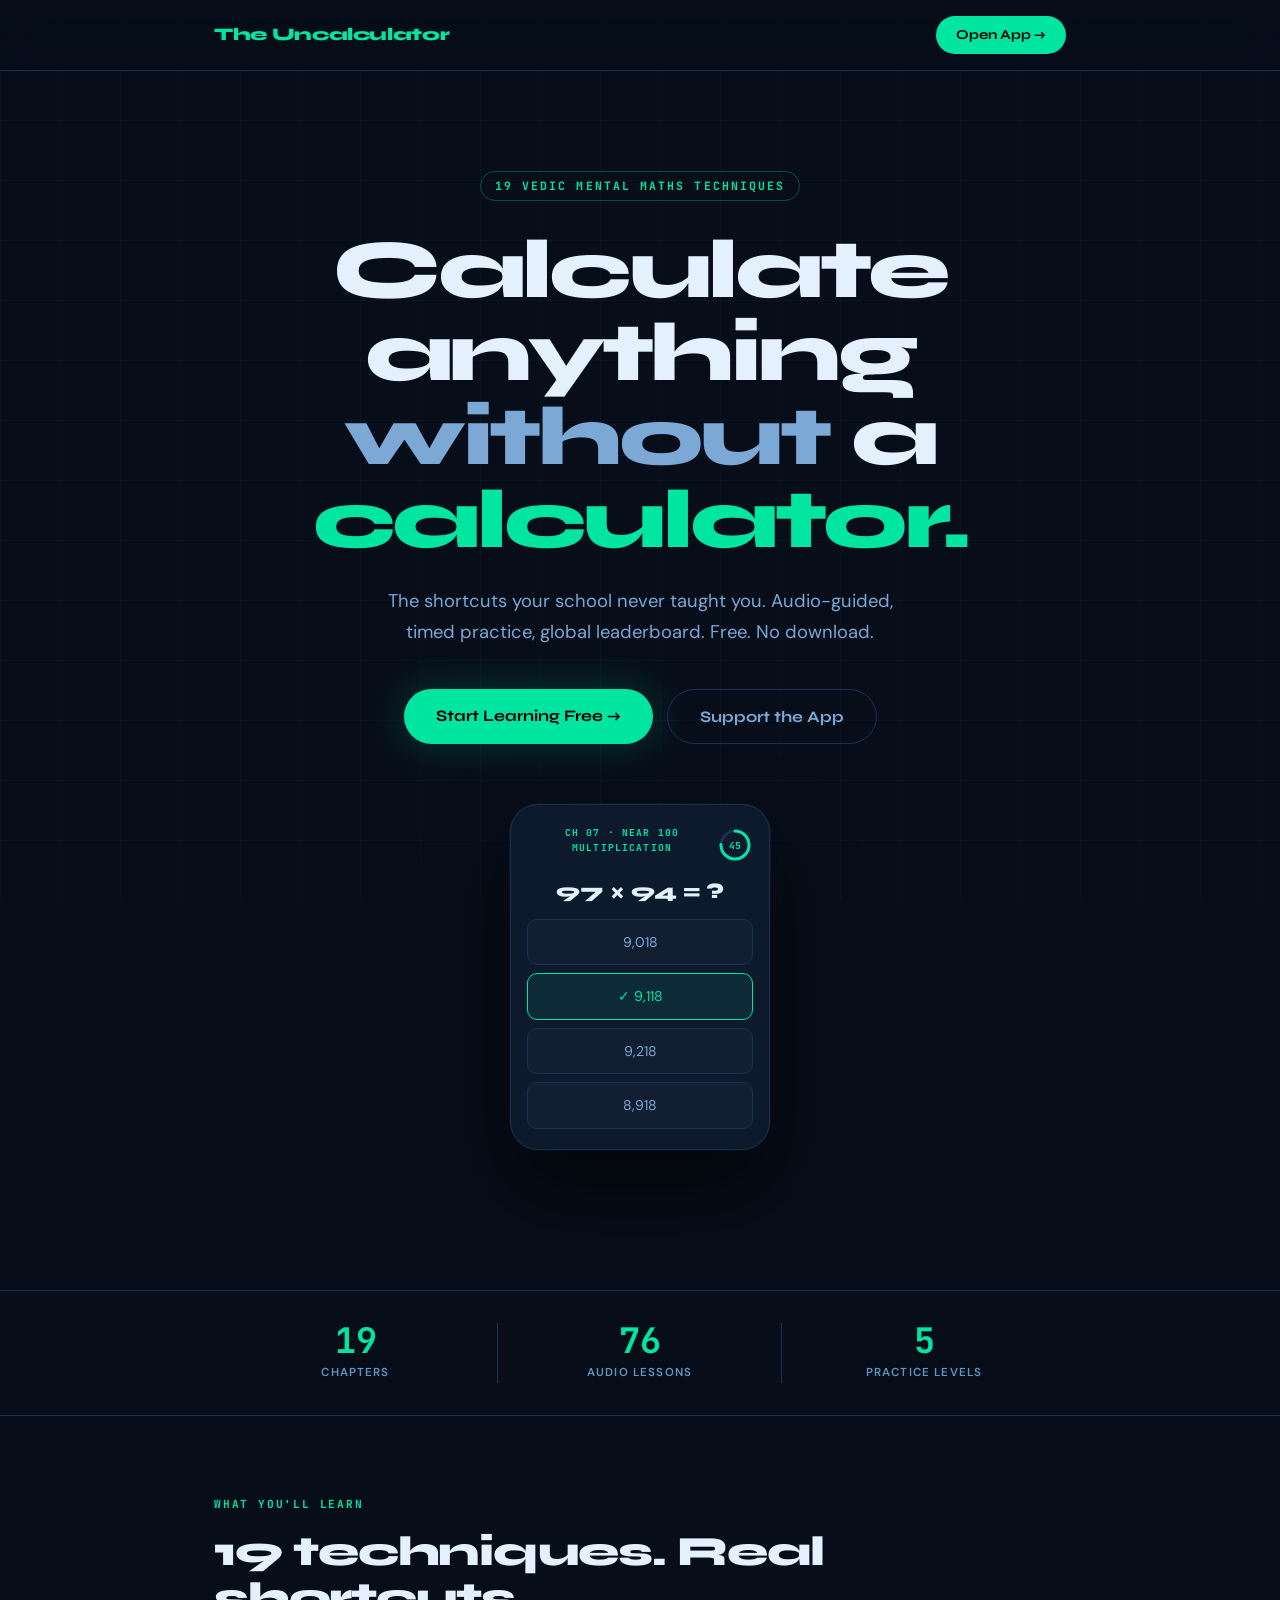
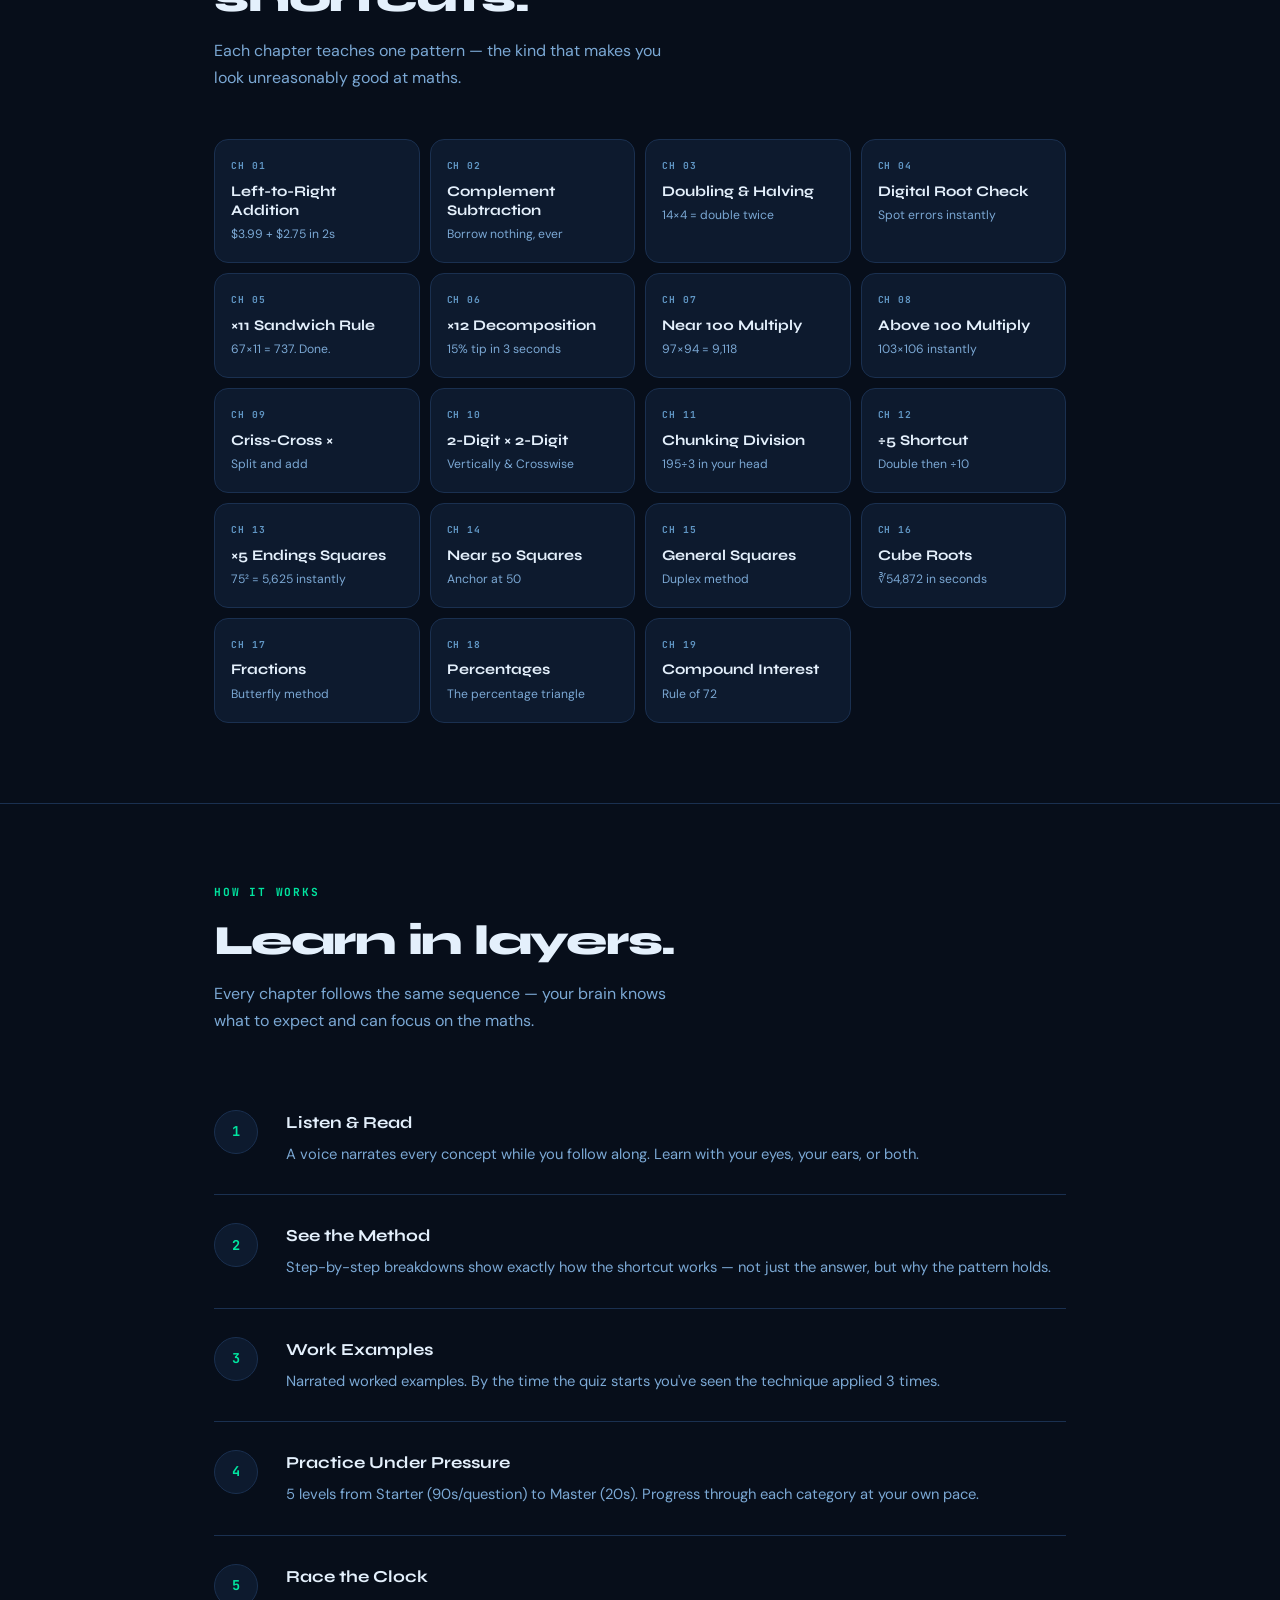
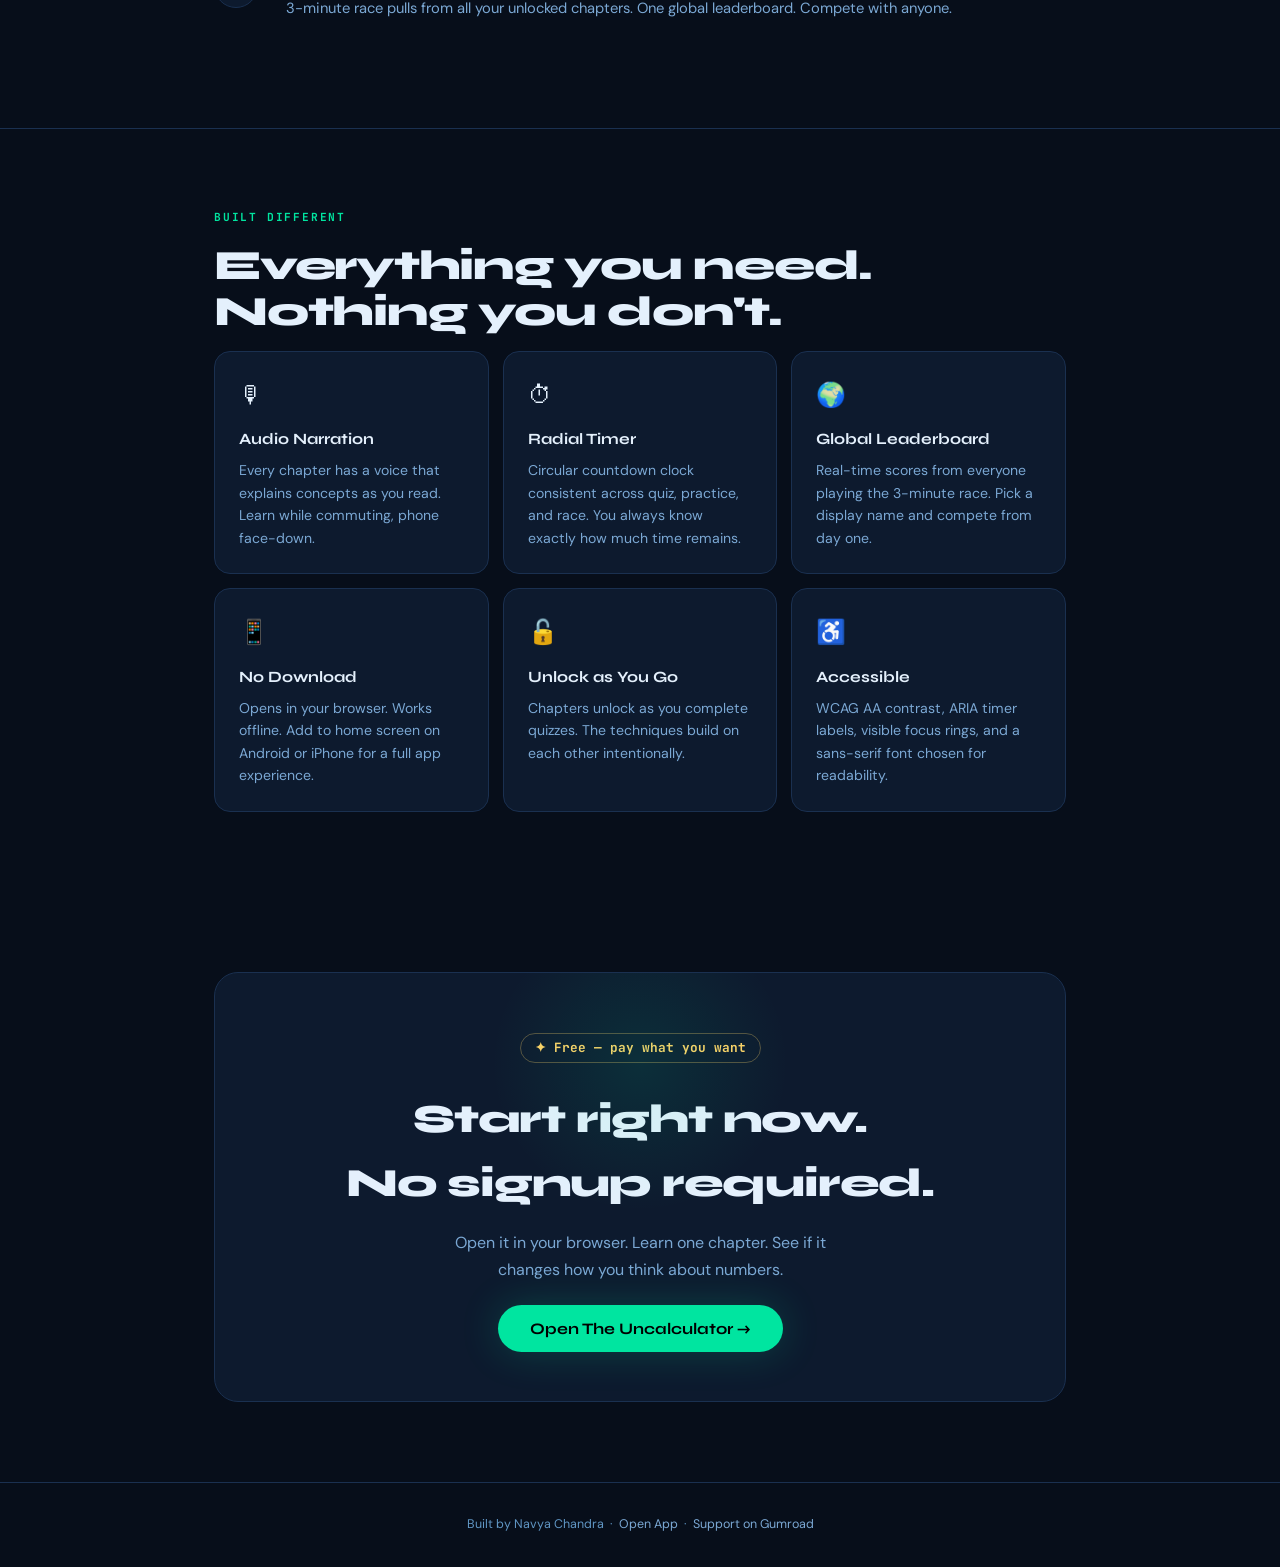
<file: landing.html>
<!DOCTYPE html>
<html lang="en">
<head>
<meta charset="UTF-8">
<meta name="viewport" content="width=device-width, initial-scale=1.0">
<title>The Uncalculator — Mental Maths, Rewired</title>
<meta name="description" content="19 Vedic mental maths techniques with audio narration, timed practice and a global leaderboard. Free. No download.">
<link rel="preconnect" href="https://fonts.googleapis.com">
<link href="https://fonts.googleapis.com/css2?family=Syne:wght@400;700;800&family=DM+Sans:wght@300;400;500&family=JetBrains+Mono:wght@400;700&display=swap" rel="stylesheet">
<script async src="https://www.googletagmanager.com/gtag/js?id=G-ZWJWLZ0GCD"></script>
<script>window.dataLayer=window.dataLayer||[];function gtag(){dataLayer.push(arguments);}gtag('js',new Date());gtag('config','G-ZWJWLZ0GCD');</script>
<style>
*,*::before,*::after{box-sizing:border-box;margin:0;padding:0}
:root{--bg:#070e1a;--surface:#0d1a2e;--border:#1a3050;--text:#e4f0fc;--text2:#7ba8d4;--text3:#6096c4;--mint:#00e5a0;--gold:#ffd166;--blue:#4da6ff;--red:#ff6b6b}
html{scroll-behavior:smooth}
body{background:var(--bg);color:var(--text);font-family:'DM Sans',sans-serif;font-size:1rem;line-height:1.6;overflow-x:hidden}
body::before{content:'';position:fixed;inset:0;z-index:0;background-image:linear-gradient(rgba(0,229,160,.03) 1px,transparent 1px),linear-gradient(90deg,rgba(0,229,160,.03) 1px,transparent 1px);background-size:60px 60px;pointer-events:none}
.wrap{position:relative;z-index:1;max-width:900px;margin:0 auto;padding:0 24px}
nav{position:sticky;top:0;z-index:100;backdrop-filter:blur(20px);border-bottom:1px solid var(--border);background:rgba(7,14,26,.85);padding:16px 0}
nav .wrap{display:flex;align-items:center;justify-content:space-between}
.nav-logo{font-family:'Syne',sans-serif;font-weight:800;font-size:1.1rem;color:var(--mint);letter-spacing:-.02em}
.nav-cta{background:var(--mint);color:#000;font-family:'Syne',sans-serif;font-weight:700;font-size:.85rem;padding:8px 20px;border-radius:100px;text-decoration:none;transition:transform .15s,box-shadow .15s}
.nav-cta:hover{transform:translateY(-1px);box-shadow:0 6px 20px rgba(0,229,160,.35)}
.hero{padding:100px 0 70px;text-align:center}
.eyebrow{display:inline-block;font-family:'JetBrains Mono',monospace;font-size:.72rem;font-weight:700;letter-spacing:.18em;text-transform:uppercase;color:var(--mint);border:1px solid rgba(0,229,160,.3);padding:5px 14px;border-radius:100px;margin-bottom:28px}
h1{font-family:'Syne',sans-serif;font-size:clamp(2.8rem,8vw,5.2rem);font-weight:800;line-height:1.0;letter-spacing:-.04em;margin-bottom:24px}
h1 .accent{color:var(--mint)}
h1 .dim{color:var(--text2)}
.hero-sub{font-size:clamp(1rem,2.5vw,1.15rem);color:var(--text2);max-width:520px;margin:0 auto 40px;line-height:1.7}
.btns{display:flex;gap:14px;justify-content:center;flex-wrap:wrap}
.btn-p{background:var(--mint);color:#000;font-family:'Syne',sans-serif;font-weight:700;font-size:1rem;padding:14px 32px;border-radius:100px;text-decoration:none;transition:all .2s;box-shadow:0 0 40px rgba(0,229,160,.2);animation:pglow 3s ease infinite}
.btn-p:hover{transform:translateY(-2px);box-shadow:0 8px 30px rgba(0,229,160,.4)}
.btn-s{border:1px solid var(--border);color:var(--text2);font-family:'Syne',sans-serif;font-weight:700;font-size:1rem;padding:14px 32px;border-radius:100px;text-decoration:none;transition:all .2s}
.btn-s:hover{border-color:var(--text2);color:var(--text)}
/* phone mockup */
.phone-wrap{margin:60px auto 0;max-width:260px;animation:fadeUp .8s .4s ease both}
.phone{background:var(--surface);border:1px solid var(--border);border-radius:28px;padding:20px 16px;box-shadow:0 40px 80px rgba(0,0,0,.6),0 0 0 1px rgba(255,255,255,.04)}
.phone-tag{font-size:.6rem;text-transform:uppercase;letter-spacing:.12em;color:var(--mint);font-family:'JetBrains Mono',monospace;font-weight:700;margin-bottom:10px}
.phone-row{display:flex;justify-content:space-between;align-items:center;margin-bottom:12px}
.phone-q{font-family:'Syne',sans-serif;font-weight:800;font-size:1.3rem;color:var(--text);line-height:1.3}
.ph-circ{width:36px;height:36px;position:relative;flex-shrink:0}
.ph-circ svg{transform:rotate(-90deg)}
.ph-label{position:absolute;inset:0;display:flex;align-items:center;justify-content:center;font-family:'JetBrains Mono',monospace;font-size:.6rem;font-weight:700;color:var(--mint)}
.phone-opts{display:flex;flex-direction:column;gap:8px}
.p-opt{padding:11px 14px;border-radius:10px;border:1.5px solid var(--border);font-size:.88rem;color:var(--text2);background:rgba(255,255,255,.02)}
.p-opt.ok{border-color:var(--mint);color:var(--mint);background:rgba(0,229,160,.08)}
/* stats */
.stats{border-top:1px solid var(--border);border-bottom:1px solid var(--border);padding:32px 0;margin-top:70px}
.stats .wrap{display:grid;grid-template-columns:repeat(3,1fr)}
.stat{text-align:center;padding:0 20px;border-right:1px solid var(--border)}
.stat:last-child{border-right:none}
.sn{font-family:'JetBrains Mono',monospace;font-size:2.2rem;font-weight:700;color:var(--mint);line-height:1}
.sl{font-size:.72rem;color:var(--text3);text-transform:uppercase;letter-spacing:.1em;font-weight:600;margin-top:6px}
/* sections */
section{padding:80px 0}
.s-eye{font-family:'JetBrains Mono',monospace;font-size:.7rem;font-weight:700;letter-spacing:.16em;text-transform:uppercase;color:var(--mint);margin-bottom:16px}
.s-title{font-family:'Syne',sans-serif;font-size:clamp(1.8rem,4vw,2.6rem);font-weight:800;letter-spacing:-.03em;line-height:1.1;margin-bottom:16px}
.s-sub{color:var(--text2);font-size:1rem;max-width:480px;line-height:1.7;margin-bottom:48px}
/* chapters */
.ch-grid{display:grid;grid-template-columns:repeat(auto-fill,minmax(190px,1fr));gap:10px}
.ch-card{background:var(--surface);border:1px solid var(--border);border-radius:14px;padding:18px 16px;transition:border-color .2s,transform .2s}
.ch-card:hover{border-color:var(--mint);transform:translateY(-2px)}
.ch-n{font-family:'JetBrains Mono',monospace;font-size:.6rem;color:var(--text3);font-weight:700;letter-spacing:.1em;margin-bottom:8px}
.ch-name{font-family:'Syne',sans-serif;font-weight:700;font-size:.92rem;color:var(--text);line-height:1.3}
.ch-pre{font-size:.76rem;color:var(--text2);margin-top:5px}
/* steps */
.steps{display:flex;flex-direction:column}
.step{display:grid;grid-template-columns:52px 1fr;gap:20px;padding:28px 0;border-bottom:1px solid var(--border)}
.step:last-child{border-bottom:none}
.step-num{width:44px;height:44px;border-radius:50%;background:var(--surface);border:1px solid var(--border);display:flex;align-items:center;justify-content:center;font-family:'JetBrains Mono',monospace;font-weight:700;font-size:.85rem;color:var(--mint);flex-shrink:0}
.step-title{font-family:'Syne',sans-serif;font-weight:700;font-size:1.05rem;margin-bottom:6px}
.step-desc{color:var(--text2);font-size:.92rem;line-height:1.6}
/* features */
.feat-grid{display:grid;grid-template-columns:repeat(auto-fill,minmax(250px,1fr));gap:14px}
.feat{background:var(--surface);border:1px solid var(--border);border-radius:16px;padding:24px}
.feat-icon{font-size:1.5rem;margin-bottom:12px}
.feat-title{font-family:'Syne',sans-serif;font-weight:700;font-size:.98rem;margin-bottom:8px}
.feat-desc{color:var(--text2);font-size:.88rem;line-height:1.6}
/* cta */
.cta-block{background:var(--surface);border:1px solid var(--border);border-radius:24px;padding:60px 40px;text-align:center;position:relative;overflow:hidden}
.cta-block::before{content:'';position:absolute;top:-60px;left:50%;transform:translateX(-50%);width:300px;height:300px;border-radius:50%;background:radial-gradient(circle,rgba(0,229,160,.1),transparent 70%);pointer-events:none}
.cta-block h2{font-family:'Syne',sans-serif;font-weight:800;font-size:clamp(1.8rem,4vw,2.5rem);letter-spacing:-.03em;margin-bottom:14px}
.cta-block p{color:var(--text2);font-size:1rem;max-width:400px;margin:0 auto 32px;line-height:1.7}
.price-tag{display:inline-block;font-family:'JetBrains Mono',monospace;font-size:.8rem;font-weight:700;color:var(--gold);border:1px solid rgba(255,209,102,.3);padding:4px 14px;border-radius:100px;margin-bottom:24px}
footer{border-top:1px solid var(--border);padding:32px 0;text-align:center;font-size:.78rem;color:var(--text3)}
footer a{color:var(--text2);text-decoration:none}
footer a:hover{color:var(--mint)}
@keyframes fadeUp{from{opacity:0;transform:translateY(24px)}to{opacity:1;transform:translateY(0)}}
@keyframes pglow{0%,100%{box-shadow:0 0 40px rgba(0,229,160,.2)}50%{box-shadow:0 0 60px rgba(0,229,160,.4)}}
.hero .eyebrow{animation:fadeUp .6s ease both}
.hero h1{animation:fadeUp .6s .1s ease both}
.hero-sub{animation:fadeUp .6s .2s ease both}
.btns{animation:fadeUp .6s .3s ease both}
@media(max-width:600px){.stats .wrap{grid-template-columns:1fr;gap:20px}.stat{border-right:none;border-bottom:1px solid var(--border);padding:0 0 20px}.stat:last-child{border-bottom:none;padding:0}.cta-block{padding:40px 20px}.step{grid-template-columns:44px 1fr}}
</style>
</head>
<body>

<nav><div class="wrap">
  <div class="nav-logo">The Uncalculator</div>
  <a href="https://navyachandra14.github.io/uncalculatoraudiov1" class="nav-cta" target="_blank">Open App →</a>
</div></nav>

<div class="hero"><div class="wrap">
  <div class="eyebrow">19 Vedic Mental Maths Techniques</div>
  <h1>Calculate anything<br><span class="dim">without</span> a <span class="accent">calculator.</span></h1>
  <p class="hero-sub">The shortcuts your school never taught you. Audio-guided, timed practice, global leaderboard. Free. No download.</p>
  <div class="btns">
    <a href="https://navyachandra14.github.io/uncalculatoraudiov1" class="btn-p" target="_blank">Start Learning Free →</a>
    <a href="#gumroad" class="btn-s">Support the App</a>
  </div>
  <div class="phone-wrap"><div class="phone">
    <div class="phone-row">
      <div class="phone-tag">CH 07 · Near 100 Multiplication</div>
      <div class="ph-circ">
        <svg width="36" height="36" viewBox="0 0 36 36" aria-hidden="true">
          <circle cx="18" cy="18" r="14" fill="none" stroke="#1a3050" stroke-width="3"/>
          <circle cx="18" cy="18" r="14" fill="none" stroke="#00e5a0" stroke-width="3" stroke-linecap="round" stroke-dasharray="87.96" stroke-dashoffset="22"/>
        </svg>
        <div class="ph-label">45</div>
      </div>
    </div>
    <div class="phone-q">97 × 94 = ?</div>
    <div class="phone-opts" style="margin-top:14px">
      <div class="p-opt">9,018</div>
      <div class="p-opt ok">✓ 9,118</div>
      <div class="p-opt">9,218</div>
      <div class="p-opt">8,918</div>
    </div>
  </div></div>
</div></div>

<div class="stats"><div class="wrap">
  <div class="stat"><div class="sn">19</div><div class="sl">Chapters</div></div>
  <div class="stat"><div class="sn">76</div><div class="sl">Audio Lessons</div></div>
  <div class="stat"><div class="sn">5</div><div class="sl">Practice Levels</div></div>
</div></div>

<section><div class="wrap">
  <div class="s-eye">What You'll Learn</div>
  <h2 class="s-title">19 techniques. Real shortcuts.</h2>
  <p class="s-sub">Each chapter teaches one pattern — the kind that makes you look unreasonably good at maths.</p>
  <div class="ch-grid">
    <div class="ch-card"><div class="ch-n">CH 01</div><div class="ch-name">Left-to-Right Addition</div><div class="ch-pre">$3.99 + $2.75 in 2s</div></div>
    <div class="ch-card"><div class="ch-n">CH 02</div><div class="ch-name">Complement Subtraction</div><div class="ch-pre">Borrow nothing, ever</div></div>
    <div class="ch-card"><div class="ch-n">CH 03</div><div class="ch-name">Doubling &amp; Halving</div><div class="ch-pre">14×4 = double twice</div></div>
    <div class="ch-card"><div class="ch-n">CH 04</div><div class="ch-name">Digital Root Check</div><div class="ch-pre">Spot errors instantly</div></div>
    <div class="ch-card"><div class="ch-n">CH 05</div><div class="ch-name">×11 Sandwich Rule</div><div class="ch-pre">67×11 = 737. Done.</div></div>
    <div class="ch-card"><div class="ch-n">CH 06</div><div class="ch-name">×12 Decomposition</div><div class="ch-pre">15% tip in 3 seconds</div></div>
    <div class="ch-card"><div class="ch-n">CH 07</div><div class="ch-name">Near 100 Multiply</div><div class="ch-pre">97×94 = 9,118</div></div>
    <div class="ch-card"><div class="ch-n">CH 08</div><div class="ch-name">Above 100 Multiply</div><div class="ch-pre">103×106 instantly</div></div>
    <div class="ch-card"><div class="ch-n">CH 09</div><div class="ch-name">Criss-Cross ×</div><div class="ch-pre">Split and add</div></div>
    <div class="ch-card"><div class="ch-n">CH 10</div><div class="ch-name">2-Digit × 2-Digit</div><div class="ch-pre">Vertically &amp; Crosswise</div></div>
    <div class="ch-card"><div class="ch-n">CH 11</div><div class="ch-name">Chunking Division</div><div class="ch-pre">195÷3 in your head</div></div>
    <div class="ch-card"><div class="ch-n">CH 12</div><div class="ch-name">÷5 Shortcut</div><div class="ch-pre">Double then ÷10</div></div>
    <div class="ch-card"><div class="ch-n">CH 13</div><div class="ch-name">×5 Endings Squares</div><div class="ch-pre">75² = 5,625 instantly</div></div>
    <div class="ch-card"><div class="ch-n">CH 14</div><div class="ch-name">Near 50 Squares</div><div class="ch-pre">Anchor at 50</div></div>
    <div class="ch-card"><div class="ch-n">CH 15</div><div class="ch-name">General Squares</div><div class="ch-pre">Duplex method</div></div>
    <div class="ch-card"><div class="ch-n">CH 16</div><div class="ch-name">Cube Roots</div><div class="ch-pre">∛54,872 in seconds</div></div>
    <div class="ch-card"><div class="ch-n">CH 17</div><div class="ch-name">Fractions</div><div class="ch-pre">Butterfly method</div></div>
    <div class="ch-card"><div class="ch-n">CH 18</div><div class="ch-name">Percentages</div><div class="ch-pre">The percentage triangle</div></div>
    <div class="ch-card"><div class="ch-n">CH 19</div><div class="ch-name">Compound Interest</div><div class="ch-pre">Rule of 72</div></div>
  </div>
</div></section>

<section style="border-top:1px solid var(--border)"><div class="wrap">
  <div class="s-eye">How It Works</div>
  <h2 class="s-title">Learn in layers.</h2>
  <p class="s-sub">Every chapter follows the same sequence — your brain knows what to expect and can focus on the maths.</p>
  <div class="steps">
    <div class="step"><div class="step-num">1</div><div><div class="step-title">Listen &amp; Read</div><div class="step-desc">A voice narrates every concept while you follow along. Learn with your eyes, your ears, or both.</div></div></div>
    <div class="step"><div class="step-num">2</div><div><div class="step-title">See the Method</div><div class="step-desc">Step-by-step breakdowns show exactly how the shortcut works — not just the answer, but why the pattern holds.</div></div></div>
    <div class="step"><div class="step-num">3</div><div><div class="step-title">Work Examples</div><div class="step-desc">Narrated worked examples. By the time the quiz starts you've seen the technique applied 3 times.</div></div></div>
    <div class="step"><div class="step-num">4</div><div><div class="step-title">Practice Under Pressure</div><div class="step-desc">5 levels from Starter (90s/question) to Master (20s). Progress through each category at your own pace.</div></div></div>
    <div class="step"><div class="step-num">5</div><div><div class="step-title">Race the Clock</div><div class="step-desc">3-minute race pulls from all your unlocked chapters. One global leaderboard. Compete with anyone.</div></div></div>
  </div>
</div></section>

<section style="border-top:1px solid var(--border)"><div class="wrap">
  <div class="s-eye">Built Different</div>
  <h2 class="s-title">Everything you need.<br>Nothing you don't.</h2>
  <div class="feat-grid">
    <div class="feat"><div class="feat-icon">🎙</div><div class="feat-title">Audio Narration</div><div class="feat-desc">Every chapter has a voice that explains concepts as you read. Learn while commuting, phone face-down.</div></div>
    <div class="feat"><div class="feat-icon">⏱</div><div class="feat-title">Radial Timer</div><div class="feat-desc">Circular countdown clock consistent across quiz, practice, and race. You always know exactly how much time remains.</div></div>
    <div class="feat"><div class="feat-icon">🌍</div><div class="feat-title">Global Leaderboard</div><div class="feat-desc">Real-time scores from everyone playing the 3-minute race. Pick a display name and compete from day one.</div></div>
    <div class="feat"><div class="feat-icon">📱</div><div class="feat-title">No Download</div><div class="feat-desc">Opens in your browser. Works offline. Add to home screen on Android or iPhone for a full app experience.</div></div>
    <div class="feat"><div class="feat-icon">🔓</div><div class="feat-title">Unlock as You Go</div><div class="feat-desc">Chapters unlock as you complete quizzes. The techniques build on each other intentionally.</div></div>
    <div class="feat"><div class="feat-icon">♿</div><div class="feat-title">Accessible</div><div class="feat-desc">WCAG AA contrast, ARIA timer labels, visible focus rings, and a sans-serif font chosen for readability.</div></div>
  </div>
</div></section>

<section id="gumroad"><div class="wrap">
  <div class="cta-block">
    <div class="price-tag">✦ Free — pay what you want</div>
    <h2>Start right now.<br>No signup required.</h2>
    <p>Open it in your browser. Learn one chapter. See if it changes how you think about numbers.</p>
    <a href="https://navyachandra14.github.io/uncalculatoraudiov1" class="btn-p" target="_blank">Open The Uncalculator →</a>
  </div>
</div></section>

<footer><div class="wrap">
  <p>Built by Navya Chandra &nbsp;·&nbsp; <a href="https://navyachandra14.github.io/uncalculatoraudiov1">Open App</a> &nbsp;·&nbsp; <a href="https://gumroad.com" target="_blank">Support on Gumroad</a></p>
</div></footer>

</body>
</html>
</file>
